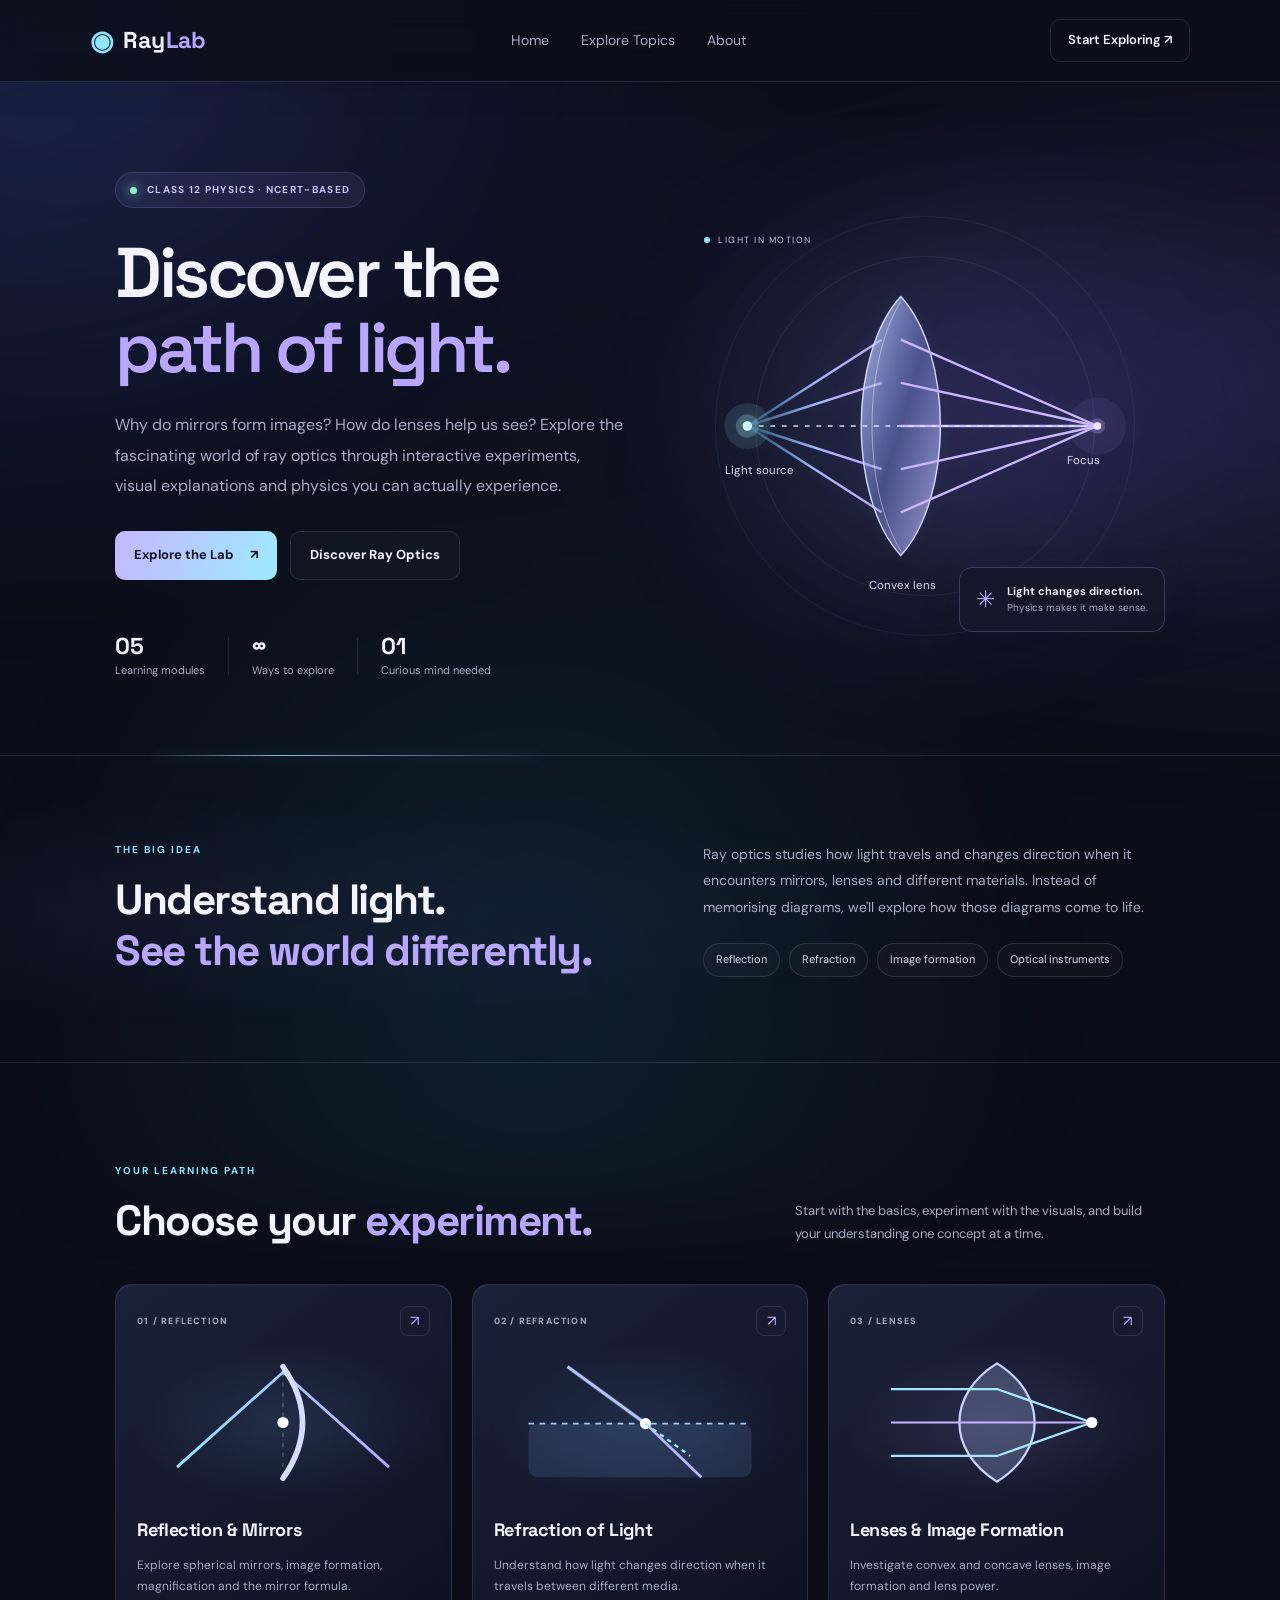
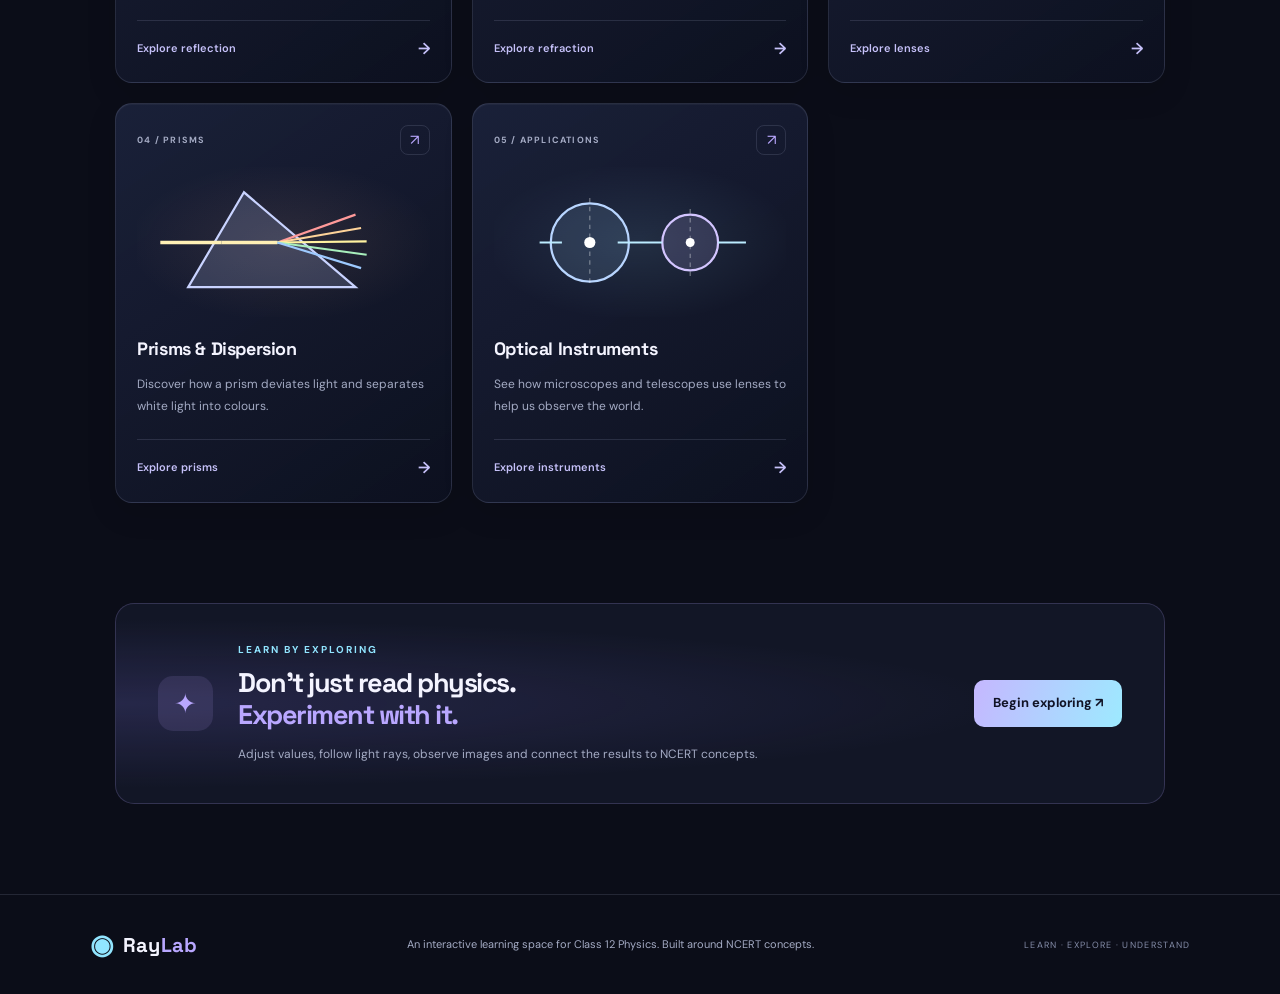
<file: index.html>
<!DOCTYPE html>
<html lang="en">
<head>
    <meta charset="UTF-8">
    <meta name="viewport" content="width=device-width, initial-scale=1.0">
    <title>Ray Optics | Explore Light</title>

    <link rel="stylesheet" href="style.css">
    <link rel="preconnect" href="https://fonts.googleapis.com">
    <link rel="preconnect" href="https://fonts.gstatic.com" crossorigin>
    <link href="https://fonts.googleapis.com/css2?family=DM+Sans:wght@400;500;600;700&family=Space+Grotesk:wght@400;500;600;700&display=swap" rel="stylesheet">
</head>

<body>

    <!-- Navigation -->
    <nav class="navbar">
        <a href="index.html" class="logo">
            <span class="logo-icon">◉</span>
            Ray<span>Lab</span>
        </a>

        <div class="nav-links">
            <a href="#home">Home</a>
            <a href="#topics">Explore Topics</a>
            <a href="#about">About</a>
        </div>

        <a href="#topics" class="nav-button">Start Exploring ↗</a>
    </nav>


    <!-- Hero Section -->
    <main>
        <section class="hero" id="home">

            <div class="hero-content">
                <div class="eyebrow">
                    <span class="status-dot"></span>
                    CLASS 12 PHYSICS · NCERT-BASED
                </div>

                <h1>
                    Discover the<br>
                    <span>path of light.</span>
                </h1>

                <p class="hero-description">
                    Why do mirrors form images? How do lenses help us see?
                    Explore the fascinating world of ray optics through
                    interactive experiments, visual explanations and physics
                    you can actually experience.
                </p>

                <div class="hero-buttons">
                    <a href="#topics" class="primary-button">
                        Explore the Lab <span>↗</span>
                    </a>
                    <a href="#about" class="secondary-button">
                        Discover Ray Optics
                    </a>
                </div>

                <div class="hero-stats">
                    <div>
                        <strong>05</strong>
                        <span>Learning modules</span>
                    </div>

                    <div class="stat-divider"></div>

                    <div>
                        <strong>∞</strong>
                        <span>Ways to explore</span>
                    </div>

                    <div class="stat-divider"></div>

                    <div>
                        <strong>01</strong>
                        <span>Curious mind needed</span>
                    </div>
                </div>
            </div>

            <!-- Visual illustration -->
            <div class="hero-visual">
                <div class="visual-glow"></div>

                <div class="orbit orbit-one"></div>
                <div class="orbit orbit-two"></div>

                <div class="optics-label label-top">
                    <span class="label-dot"></span>
                    LIGHT IN MOTION
                </div>

                <svg class="optics-art"
                     viewBox="0 0 500 440"
                     xmlns="http://www.w3.org/2000/svg"
                     role="img"
                     aria-label="Illustration of light rays passing through a lens">

                    <defs>
                        <linearGradient id="lensGradient"
                            x1="0%" y1="0%" x2="100%" y2="100%">
                            <stop offset="0%" stop-color="#c6d8ff"
                                  stop-opacity="0.85"/>
                            <stop offset="50%" stop-color="#8c9cff"
                                  stop-opacity="0.35"/>
                            <stop offset="100%" stop-color="#d6c8ff"
                                  stop-opacity="0.75"/>
                        </linearGradient>

                        <linearGradient id="rayGradient"
                            x1="0%" y1="0%" x2="100%" y2="0%">
                            <stop offset="0%" stop-color="#6bdcff"
                                  stop-opacity="0.15"/>
                            <stop offset="50%" stop-color="#a5b4ff"/>
                            <stop offset="100%" stop-color="#d4b5ff"
                                  stop-opacity="0.9"/>
                        </linearGradient>

                        <filter id="rayGlow">
                            <feGaussianBlur stdDeviation="3"/>
                        </filter>
                    </defs>

                    <!-- Light source -->
                    <circle cx="65" cy="220" r="24"
                            fill="#8ce8ff" opacity="0.12"/>
                    <circle cx="65" cy="220" r="12"
                            fill="#a8efff" opacity="0.25"/>
                    <circle cx="65" cy="220" r="5"
                            fill="#d7faff"/>

                    <!-- Incoming light rays -->
                    <g stroke="url(#rayGradient)"
                       stroke-width="2.5" fill="none">
                        <path d="M 65 220 L 205 130"/>
                        <path d="M 65 220 L 205 175"/>
                        <path d="M 65 220 L 205 220"/>
                        <path d="M 65 220 L 205 265"/>
                        <path d="M 65 220 L 205 310"/>
                    </g>

                    <!-- Focal point -->
                    <circle cx="430" cy="220" r="30"
                            fill="#bba6ff" opacity="0.08"/>

                    <!-- Convex lens -->
                    <path d="M 225 85
                             C 170 145, 170 295, 225 355
                             C 280 295, 280 145, 225 85 Z"
                          fill="url(#lensGradient)"
                          stroke="#d1d5ff"
                          stroke-width="1.5"/>

                    <path d="M 225 90
                             C 185 155, 185 285, 225 350"
                          fill="none" stroke="#ffffff"
                          stroke-opacity="0.45"/>

                    <!-- Refracted rays -->
                    <g stroke="#c9b6ff"
                       stroke-width="2.5" fill="none">
                        <path d="M 225 130 L 430 220"/>
                        <path d="M 225 175 L 430 220"/>
                        <path d="M 225 220 L 430 220"/>
                        <path d="M 225 265 L 430 220"/>
                        <path d="M 225 310 L 430 220"/>
                    </g>

                    <!-- Glow on the central ray -->
                    <path d="M 65 220 L 430 220"
                          stroke="#8de9ff" stroke-width="8"
                          opacity="0.12" filter="url(#rayGlow)"/>

                    <path d="M 65 220 L 430 220"
                          stroke="#d6f8ff" stroke-width="1.5"
                          stroke-dasharray="5 7" opacity="0.9"/>

                    <!-- Focal point -->
                    <circle cx="430" cy="220" r="8"
                            fill="#d6c5ff" opacity="0.25"/>
                    <circle cx="430" cy="220" r="4"
                            fill="#f1eaff"/>

                    <!-- Labels -->
                    <g fill="#d9def7"
                       font-family="DM Sans, sans-serif"
                       font-size="12">
                        <text x="42" y="270">Light source</text>
                        <text x="192" y="390">Convex lens</text>
                        <text x="398" y="260">Focus</text>
                    </g>
                </svg>

                <div class="visual-caption">
                    <span class="caption-icon">✳</span>
                    <div>
                        <strong>Light changes direction.</strong>
                        <span>Physics makes it make sense.</span>
                    </div>
                </div>
            </div>

        </section>


        <!-- Introduction -->
        <section class="intro-section" id="about">

            <div class="section-heading">
                <span class="section-tag">THE BIG IDEA</span>
                <h2>Understand light.<br><span>See the world differently.</span></h2>
            </div>

            <div class="intro-content">
                <p>
                    Ray optics studies how light travels and changes direction
                    when it encounters mirrors, lenses and different materials.
                    Instead of memorising diagrams, we'll explore how those
                    diagrams come to life.
                </p>

                <div class="idea-pills">
                    <span>Reflection</span>
                    <span>Refraction</span>
                    <span>Image formation</span>
                    <span>Optical instruments</span>
                </div>
            </div>

        </section>


        <!-- Topic Cards -->
        <section class="topics-section" id="topics">

            <div class="topics-header">
                <div>
                    <span class="section-tag">YOUR LEARNING PATH</span>
                    <h2>Choose your <span>experiment.</span></h2>
                </div>

                <p>
                    Start with the basics, experiment with the visuals,
                    and build your understanding one concept at a time.
                </p>
            </div>


            <div class="topic-grid">

                <!-- Topic 1 -->
                <a href="mirrors.html" class="topic-card">
                    <div class="card-top">
                        <span class="topic-number">01 / REFLECTION</span>
                        <span class="card-arrow">↗</span>
                    </div>

                    <div class="topic-art mirror-art">
                        <svg viewBox="0 0 240 130"
                             xmlns="http://www.w3.org/2000/svg">
                            <defs>
                                <linearGradient id="mirrorLight"
                                    x1="0%" y1="0%" x2="100%" y2="0%">
                                    <stop offset="0%" stop-color="#91e5ff"/>
                                    <stop offset="100%" stop-color="#b8a9ff"/>
                                </linearGradient>
                            </defs>

                            <path d="M 25 105 L 120 20 L 215 105"
                                  fill="none" stroke="url(#mirrorLight)"
                                  stroke-width="2.5"/>

                            <path d="M 120 15 Q 155 65 120 115"
                                  fill="none" stroke="#d5ddff"
                                  stroke-width="5"
                                  stroke-linecap="round"/>

                            <path d="M 120 20 L 120 115"
                                  stroke="#ffffff" stroke-opacity="0.3"
                                  stroke-dasharray="4 5"/>

                            <circle cx="120" cy="65" r="5"
                                    fill="#ffffff"/>
                        </svg>
                    </div>

                    <h3>Reflection & Mirrors</h3>
                    <p>
                        Explore spherical mirrors, image formation,
                        magnification and the mirror formula.
                    </p>

                    <div class="card-footer">
                        <span>Explore reflection</span>
                        <span>→</span>
                    </div>
                </a>


                <!-- Topic 2 -->
                <a href="refraction.html" class="topic-card">
                    <div class="card-top">
                        <span class="topic-number">02 / REFRACTION</span>
                        <span class="card-arrow">↗</span>
                    </div>

                    <div class="topic-art refraction-art">
                        <svg viewBox="0 0 240 130"
                             xmlns="http://www.w3.org/2000/svg">

                            <rect x="20" y="66" width="200" height="48"
                                  rx="8" fill="#7bbcff"
                                  fill-opacity="0.13"/>

                            <path d="M 20 66 H 220"
                                  stroke="#9acfff" stroke-width="1.5"
                                  stroke-dasharray="5 5"/>

                            <path d="M 55 15 L 125 66 L 175 114"
                                  fill="none" stroke="#b8b5ff"
                                  stroke-width="2.5"/>

                            <path d="M 55 15 L 125 66"
                                  stroke="#b8f0ff" stroke-width="4"
                                  stroke-opacity="0.25"/>

                            <circle cx="125" cy="66" r="5"
                                    fill="#ffffff"/>

                            <path d="M 125 66 L 165 95"
                                  stroke="#a6ecff" stroke-width="2"
                                  stroke-dasharray="4 4"/>
                        </svg>
                    </div>

                    <h3>Refraction of Light</h3>
                    <p>
                        Understand how light changes direction when
                        it travels between different media.
                    </p>

                    <div class="card-footer">
                        <span>Explore refraction</span>
                        <span>→</span>
                    </div>
                </a>


                <!-- Topic 3 -->
                <a href="lenses.html" class="topic-card">
                    <div class="card-top">
                        <span class="topic-number">03 / LENSES</span>
                        <span class="card-arrow">↗</span>
                    </div>

                    <div class="topic-art lens-art">
                        <svg viewBox="0 0 240 130"
                             xmlns="http://www.w3.org/2000/svg">

                            <path d="M 120 12
                                     C 75 40, 75 90, 120 118
                                     C 165 90, 165 40, 120 12 Z"
                                  fill="#b9c9ff" fill-opacity="0.23"
                                  stroke="#c8d4ff" stroke-width="2"/>

                            <path d="M 25 35 H 120 L 205 65"
                                  fill="none" stroke="#a4e8ff"
                                  stroke-width="2"/>

                            <path d="M 25 65 H 120 H 205"
                                  fill="none" stroke="#c8b5ff"
                                  stroke-width="2"/>

                            <path d="M 25 95 H 120 L 205 65"
                                  fill="none" stroke="#a4e8ff"
                                  stroke-width="2"/>

                            <circle cx="205" cy="65" r="5"
                                    fill="#ffffff"/>
                        </svg>
                    </div>

                    <h3>Lenses & Image Formation</h3>
                    <p>
                        Investigate convex and concave lenses,
                        image formation and lens power.
                    </p>

                    <div class="card-footer">
                        <span>Explore lenses</span>
                        <span>→</span>
                    </div>
                </a>


                <!-- Topic 4 -->
                <a href="prism.html" class="topic-card">
                    <div class="card-top">
                        <span class="topic-number">04 / PRISMS</span>
                        <span class="card-arrow">↗</span>
                    </div>

                    <div class="topic-art prism-art">
                        <svg viewBox="0 0 240 130"
                             xmlns="http://www.w3.org/2000/svg">

                            <path d="M 85 20 L 35 105 L 185 105 Z"
                                  fill="#b5c5ff" fill-opacity="0.18"
                                  stroke="#c9d3ff" stroke-width="2"/>

                            <path d="M 10 65 L 65 65"
                                  stroke="#fff0b5" stroke-width="3"/>

                            <path d="M 65 65 L 115 65"
                                  stroke="#fff0b5" stroke-width="3"/>

                            <path d="M 115 65 L 185 40"
                                  stroke="#ff9a9a" stroke-width="2"/>

                            <path d="M 115 65 L 190 52"
                                  stroke="#ffd49a" stroke-width="2"/>

                            <path d="M 115 65 L 195 64"
                                  stroke="#fff2a0" stroke-width="2"/>

                            <path d="M 115 65 L 195 76"
                                  stroke="#a8efbc" stroke-width="2"/>

                            <path d="M 115 65 L 190 88"
                                  stroke="#9dcaff" stroke-width="2"/>
                        </svg>
                    </div>

                    <h3>Prisms & Dispersion</h3>
                    <p>
                        Discover how a prism deviates light
                        and separates white light into colours.
                    </p>

                    <div class="card-footer">
                        <span>Explore prisms</span>
                        <span>→</span>
                    </div>
                </a>


                <!-- Topic 5 -->
                <a href="instruments.html" class="topic-card">
                    <div class="card-top">
                        <span class="topic-number">05 / APPLICATIONS</span>
                        <span class="card-arrow">↗</span>
                    </div>

                    <div class="topic-art instruments-art">
                        <svg viewBox="0 0 240 130"
                             xmlns="http://www.w3.org/2000/svg">

                            <circle cx="75" cy="65" r="35"
                                    fill="#9dcaff" fill-opacity="0.12"
                                    stroke="#b8d5ff" stroke-width="2"/>

                            <circle cx="165" cy="65" r="25"
                                    fill="#c5b5ff" fill-opacity="0.15"
                                    stroke="#d3c5ff" stroke-width="2"/>

                            <path d="M 30 65 H 50 M 100 65 H 140 M 190 65 H 215"
                                  stroke="#bcecff" stroke-width="2"/>

                            <path d="M 75 25 V 105 M 165 35 V 95"
                                  stroke="#ffffff" stroke-opacity="0.4"
                                  stroke-dasharray="4 4"/>

                            <circle cx="75" cy="65" r="5"
                                    fill="#ffffff"/>
                            <circle cx="165" cy="65" r="4"
                                    fill="#ffffff"/>
                        </svg>
                    </div>

                    <h3>Optical Instruments</h3>
                    <p>
                        See how microscopes and telescopes use
                        lenses to help us observe the world.
                    </p>

                    <div class="card-footer">
                        <span>Explore instruments</span>
                        <span>→</span>
                    </div>
                </a>

            </div>
        </section>


        <!-- Learning note -->
        <section class="learning-banner">
            <div class="learning-symbol">✦</div>

            <div>
                <span class="section-tag">LEARN BY EXPLORING</span>
                <h2>Don't just read physics.<br>
                    <span>Experiment with it.</span>
                </h2>
                <p>
                    Adjust values, follow light rays, observe images
                    and connect the results to NCERT concepts.
                </p>
            </div>

            <a href="#topics" class="primary-button">
                Begin exploring ↗
            </a>
        </section>

    </main>


    <!-- Footer -->
    <footer class="footer">
        <a href="index.html" class="logo">
            <span class="logo-icon">◉</span>
            Ray<span>Lab</span>
        </a>

        <p>
            An interactive learning space for Class 12 Physics.
            Built around NCERT concepts.
        </p>

        <span class="footer-note">LEARN · EXPLORE · UNDERSTAND</span>
    </footer>

</body>
</html>
</file>
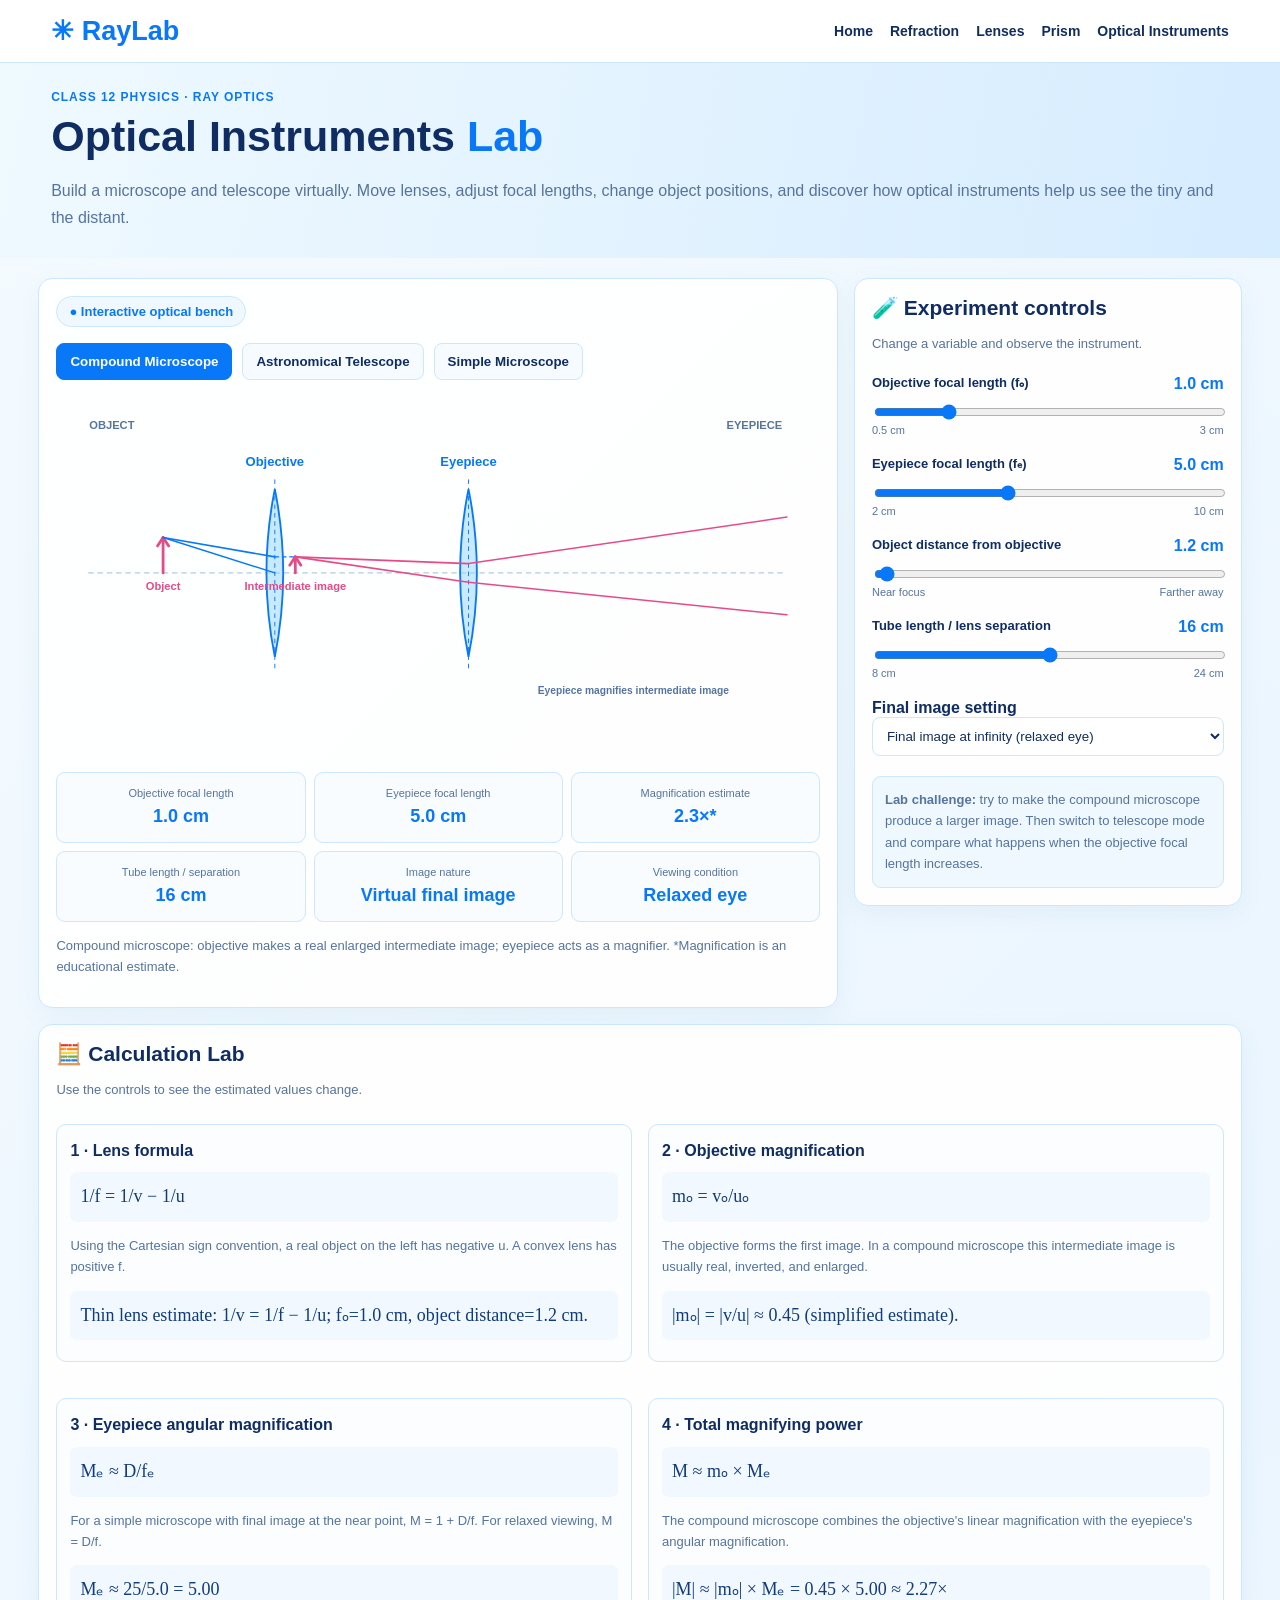
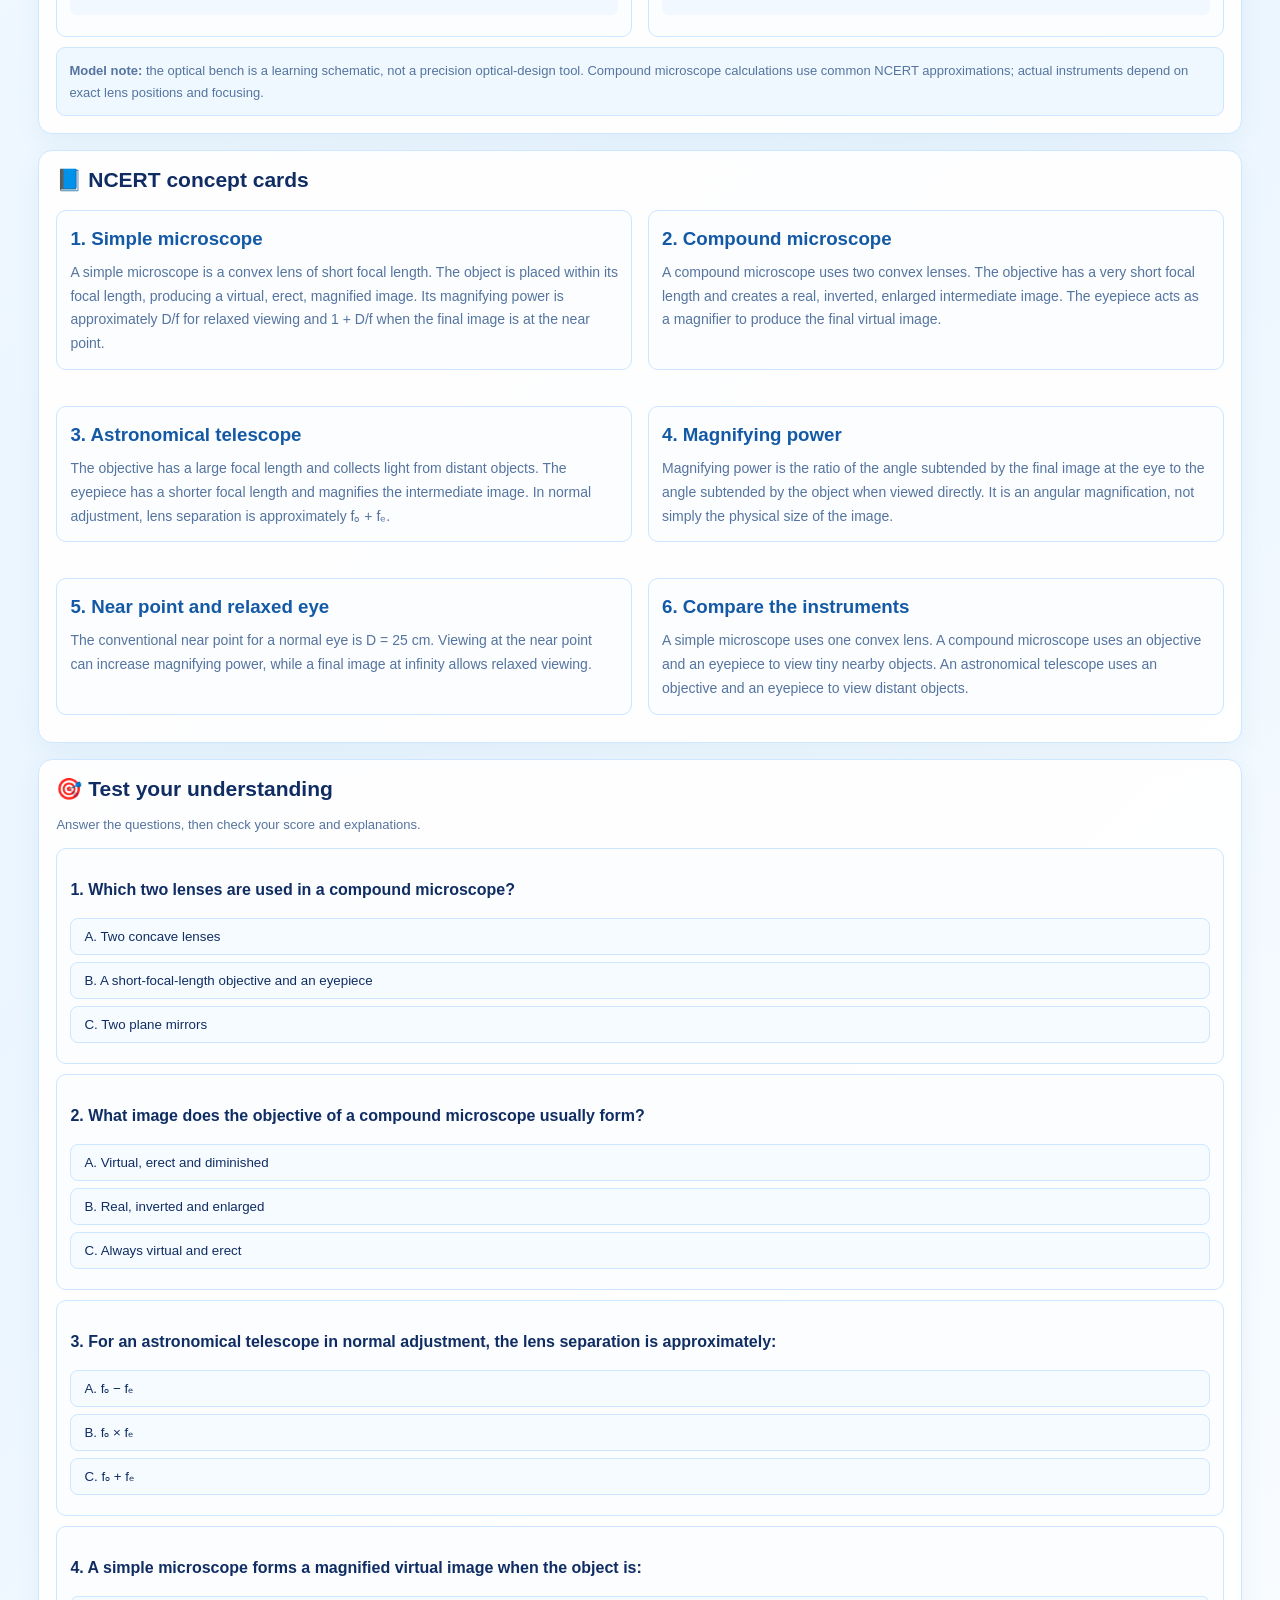
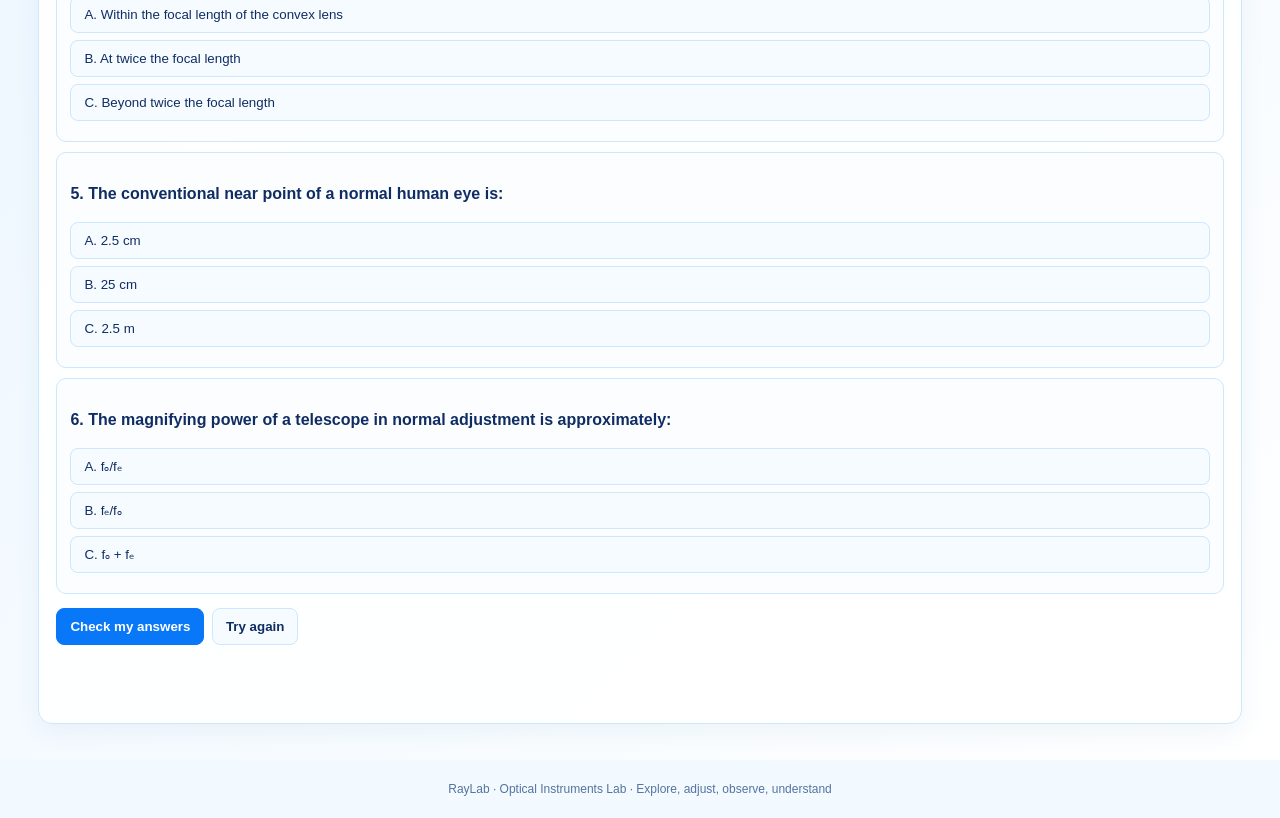
<file: instruments.html>
<!DOCTYPE html>
<html lang="en">
<head>
<meta charset="UTF-8">
<meta name="viewport" content="width=device-width,initial-scale=1">
<title>RayLab | Optical Instruments Lab</title>

<style>
:root {
  --blue:#0878f9;
  --navy:#102d63;
  --muted:#55749f;
  --line:#cce7ff;
  --pale:#eff8ff;
  --green:#16834b;
  --pink:#e64b87;
}
* { box-sizing:border-box; }
body {
  margin:0;
  font-family:"Segoe UI",Arial,sans-serif;
  color:var(--navy);
  background:linear-gradient(135deg,#f5fbff,#eaf5ff,#fff);
}
header {
  display:flex; align-items:center; justify-content:space-between;
  gap:14px; flex-wrap:wrap; padding:15px 4%;
  background:#fff; border-bottom:1px solid var(--line);
}
.brand { font-size:27px; font-weight:850; color:var(--blue); }
nav { display:flex; gap:17px; flex-wrap:wrap; }
nav a {
  text-decoration:none; color:var(--navy);
  font-weight:650; font-size:14px;
}
.hero { padding:27px 4%; background:linear-gradient(100deg,#eff9ff,#d6ecff); }
.eyebrow {
  font-size:12px; font-weight:800; color:var(--blue);
  letter-spacing:.08em; text-transform:uppercase;
}
h1 { font-size:clamp(28px,4vw,43px); margin:8px 0; }
h1 span { color:var(--blue); }
.hero p { color:var(--muted); line-height:1.7; margin-bottom:0; }
.wrap { max-width:1500px; margin:auto; padding:20px 3%; }
.layout {
  display:grid; grid-template-columns:minmax(0,1.65fr) minmax(280px,.8fr);
  gap:16px; align-items:start;
}
.panel {
  background:#ffffffed; border:1px solid var(--line); border-radius:14px;
  padding:17px; box-shadow:0 8px 24px #3679a012; margin-bottom:16px;
}
.panel h2 { margin:0 0 8px; font-size:21px; }
.sub { color:var(--muted); font-size:13px; line-height:1.65; }
.pill {
  display:inline-block; background:var(--pale); border:1px solid var(--line);
  color:var(--blue); padding:7px 12px; border-radius:22px;
  font-weight:750; font-size:13px;
}
svg { width:100%; height:auto; display:block; }
svg text { font-family:"Segoe UI",Arial,sans-serif; }
.control { margin:20px 0; }
.control-head {
  display:flex; justify-content:space-between; gap:10px;
  font-size:13px; font-weight:700; margin-bottom:9px;
}
.control output { font-size:16px; color:var(--blue); }
input[type=range] { width:100%; accent-color:var(--blue); }
.range-labels {
  display:flex; justify-content:space-between;
  color:var(--muted); font-size:11px;
}
select {
  width:100%; padding:10px; border:1px solid var(--line);
  border-radius:8px; background:white; color:var(--navy);
}
button {
  border:1px solid var(--line); background:#f6fbff; color:var(--navy);
  border-radius:8px; padding:10px 13px; cursor:pointer;
  font-weight:650; margin:4px 3px 4px 0;
}
button:hover { border-color:var(--blue); background:#e9f5ff; }
.primary { background:var(--blue); color:white; border-color:var(--blue); }
.stats {
  display:grid; grid-template-columns:repeat(3,minmax(0,1fr));
  gap:8px; margin-top:12px;
}
.stat {
  text-align:center; padding:10px 4px; border:1px solid var(--line);
  border-radius:9px; background:#f8fcff;
}
.stat strong { display:block; color:var(--blue); font-size:18px; margin:5px 0; }
.stat small { color:var(--muted); font-size:11px; }
.note,.formula {
  background:var(--pale); border:1px solid var(--line);
  padding:12px; border-radius:9px; color:var(--muted);
  font-size:13px; line-height:1.65;
}
.grid2 { display:grid; grid-template-columns:1fr 1fr; gap:16px; }
.step,.concept,.question {
  padding:13px; border:1px solid var(--line); border-radius:10px;
  background:#fbfdff; margin:10px 0; line-height:1.65;
}
.math {
  font-family:Cambria,Georgia,serif; font-size:18px; color:#103c7b;
  background:#f2f8ff; padding:10px; border-radius:7px;
  margin:8px 0; overflow-wrap:anywhere;
}
.concept h3 { margin:0 0 6px; color:#1459a5; }
.concept p { margin:0; color:var(--muted); line-height:1.7; font-size:14px; }
.question p { font-weight:700; line-height:1.5; }
.option { display:block; width:100%; text-align:left; margin:7px 0; font-weight:500; }
.option.correct { background:#e9f9ef; border-color:#64bd87; }
.option.wrong { background:#fff0f1; border-color:#e5a0a8; }
#quizResult { font-weight:750; line-height:1.6; min-height:25px; }
.tabs { display:flex; gap:7px; flex-wrap:wrap; margin:12px 0; }
.tabs button.active { background:var(--blue); color:white; border-color:var(--blue); }
.hide { display:none!important; }
footer {
  text-align:center; padding:22px; background:#f2f9ff;
  color:var(--muted); font-size:12px;
}
@media(max-width:900px) {
  .layout,.grid2 { grid-template-columns:1fr; }
}
@media(max-width:500px) {
  .wrap { padding:12px; }
  .panel { padding:12px; }
  .stats { grid-template-columns:repeat(2,minmax(0,1fr)); }
  nav { gap:11px; }
}
</style>
</head>

<body>
<header>
  <div class="brand">✳ RayLab</div>
  <nav>
    <a href="index.html">Home</a>
    <a href="refraction.html">Refraction</a>
    <a href="lenses.html">Lenses</a>
    <a href="prism.html">Prism</a>
    <a href="optical-instruments.html">Optical Instruments</a>
  </nav>
</header>

<section class="hero">
  <div class="eyebrow">Class 12 Physics · Ray Optics</div>
  <h1>Optical Instruments <span>Lab</span></h1>
  <p>Build a microscope and telescope virtually. Move lenses, adjust focal lengths,
  change object positions, and discover how optical instruments help us see the tiny and the distant.</p>
</section>

<main class="wrap">
<div class="layout">

<section class="panel">
  <div class="pill">● Interactive optical bench</div>
  <div class="tabs">
    <button class="active" data-mode="microscope">Compound Microscope</button>
    <button data-mode="telescope">Astronomical Telescope</button>
    <button data-mode="simple">Simple Microscope</button>
  </div>

  <svg id="bench" viewBox="0 0 820 390" role="img"
       aria-label="Interactive ray diagram for an optical instrument">
    <defs>
      <marker id="blueArrow" markerWidth="7" markerHeight="7"
              refX="5" refY="3" orient="auto">
        <path d="M0 0 L6 3 L0 6" fill="#0878f9"/>
      </marker>
      <marker id="pinkArrow" markerWidth="7" markerHeight="7"
              refX="5" refY="3" orient="auto">
        <path d="M0 0 L6 3 L0 6" fill="#e64b87"/>
      </marker>
    </defs>
    <g id="rays"></g>
  </svg>

  <div class="stats">
    <div class="stat"><small>Objective focal length</small><strong id="sf1">1.0 cm</strong></div>
    <div class="stat"><small>Eyepiece focal length</small><strong id="sf2">5.0 cm</strong></div>
    <div class="stat"><small>Magnification estimate</small><strong id="smag">—</strong></div>
    <div class="stat"><small>Tube length / separation</small><strong id="stube">—</strong></div>
    <div class="stat"><small>Image nature</small><strong id="snature">—</strong></div>
    <div class="stat"><small>Viewing condition</small><strong id="sview">—</strong></div>
  </div>
  <p class="sub" id="diagramHint">Move the controls to experiment. The diagram is schematic and not to scale.</p>
</section>

<aside class="panel">
  <h2>🧪 Experiment controls</h2>
  <p class="sub">Change a variable and observe the instrument.</p>

  <div class="control">
    <div class="control-head"><label for="f1">Objective focal length (fₒ)</label><output id="f1out">1.0 cm</output></div>
    <input id="f1" type="range" min="0.5" max="3" step="0.1" value="1">
    <div class="range-labels"><span>0.5 cm</span><span>3 cm</span></div>
  </div>

  <div class="control">
    <div class="control-head"><label for="f2">Eyepiece focal length (fₑ)</label><output id="f2out">5.0 cm</output></div>
    <input id="f2" type="range" min="2" max="10" step="0.5" value="5">
    <div class="range-labels"><span>2 cm</span><span>10 cm</span></div>
  </div>

  <div class="control" id="objectControl">
    <div class="control-head"><label for="obj">Object distance from objective</label><output id="objout">1.2 cm</output></div>
    <input id="obj" type="range" min="1.1" max="8" step="0.1" value="1.2">
    <div class="range-labels"><span>Near focus</span><span>Farther away</span></div>
  </div>

  <div class="control" id="tubeControl">
    <div class="control-head"><label for="tube">Tube length / lens separation</label><output id="tubeout">16 cm</output></div>
    <input id="tube" type="range" min="8" max="24" step="1" value="16">
    <div class="range-labels"><span>8 cm</span><span>24 cm</span></div>
  </div>

  <div class="control" id="nearControl">
    <label for="near"><b>Final image setting</b></label>
    <select id="near">
      <option value="infinity">Final image at infinity (relaxed eye)</option>
      <option value="near">Final image at near point (25 cm)</option>
    </select>
  </div>

  <div class="note">
    <b>Lab challenge:</b> try to make the compound microscope produce a larger image.
    Then switch to telescope mode and compare what happens when the objective focal length increases.
  </div>
</aside>
</div>

<section class="panel">
  <h2>🧮 Calculation Lab</h2>
  <p class="sub">Use the controls to see the estimated values change.</p>
  <div class="grid2">
    <div class="step">
      <b>1 · Lens formula</b>
      <div class="math">1/f = 1/v − 1/u</div>
      <p class="sub">Using the Cartesian sign convention, a real object on the left has negative u. A convex lens has positive f.</p>
      <div class="math" id="lensCalc">Image distance: —</div>
    </div>
    <div class="step">
      <b>2 · Objective magnification</b>
      <div class="math">mₒ = vₒ/uₒ</div>
      <p class="sub">The objective forms the first image. In a compound microscope this intermediate image is usually real, inverted, and enlarged.</p>
      <div class="math" id="objCalc">Objective magnification: —</div>
    </div>
    <div class="step" id="eyeCalcBox">
      <b>3 · Eyepiece angular magnification</b>
      <div class="math">Mₑ ≈ D/fₑ</div>
      <p class="sub">For a simple microscope with final image at the near point, M = 1 + D/f. For relaxed viewing, M = D/f.</p>
      <div class="math" id="eyeCalc">Eyepiece estimate: —</div>
    </div>
    <div class="step">
      <b>4 · Total magnifying power</b>
      <div class="math">M ≈ mₒ × Mₑ</div>
      <p class="sub">The compound microscope combines the objective's linear magnification with the eyepiece's angular magnification.</p>
      <div class="math" id="totalCalc">Total magnification: —</div>
    </div>
  </div>
  <div class="note"><b>Model note:</b> the optical bench is a learning schematic, not a precision optical-design tool. Compound microscope calculations use common NCERT approximations; actual instruments depend on exact lens positions and focusing.</div>
</section>

<section class="panel">
  <h2>📘 NCERT concept cards</h2>
  <div class="grid2">
    <div class="concept">
      <h3>1. Simple microscope</h3>
      <p>A simple microscope is a convex lens of short focal length. The object is placed within its focal length, producing a virtual, erect, magnified image. Its magnifying power is approximately D/f for relaxed viewing and 1 + D/f when the final image is at the near point.</p>
    </div>
    <div class="concept">
      <h3>2. Compound microscope</h3>
      <p>A compound microscope uses two convex lenses. The objective has a very short focal length and creates a real, inverted, enlarged intermediate image. The eyepiece acts as a magnifier to produce the final virtual image.</p>
    </div>
    <div class="concept">
      <h3>3. Astronomical telescope</h3>
      <p>The objective has a large focal length and collects light from distant objects. The eyepiece has a shorter focal length and magnifies the intermediate image. In normal adjustment, lens separation is approximately fₒ + fₑ.</p>
    </div>
    <div class="concept">
      <h3>4. Magnifying power</h3>
      <p>Magnifying power is the ratio of the angle subtended by the final image at the eye to the angle subtended by the object when viewed directly. It is an angular magnification, not simply the physical size of the image.</p>
    </div>
    <div class="concept">
      <h3>5. Near point and relaxed eye</h3>
      <p>The conventional near point for a normal eye is D = 25 cm. Viewing at the near point can increase magnifying power, while a final image at infinity allows relaxed viewing.</p>
    </div>
    <div class="concept">
      <h3>6. Compare the instruments</h3>
      <p>A simple microscope uses one convex lens. A compound microscope uses an objective and an eyepiece to view tiny nearby objects. An astronomical telescope uses an objective and an eyepiece to view distant objects.</p>
    </div>
  </div>
</section>

<section class="panel">
  <h2>🎯 Test your understanding</h2>
  <p class="sub">Answer the questions, then check your score and explanations.</p>
  <div id="quiz"></div>
  <button class="primary" id="checkQuiz">Check my answers</button>
  <button id="resetQuiz">Try again</button>
  <p id="quizResult" aria-live="polite"></p>
</section>
</main>

<footer>RayLab · Optical Instruments Lab · Explore, adjust, observe, understand</footer>

<!-- PASTE PART 2 HERE, BEFORE THE CLOSING BODY TAG -->
 <script>
(()=>{
const $=id=>document.getElementById(id),NS='http://www.w3.org/2000/svg';
let mode='microscope',answers={};

const qs=[
{q:'Which two lenses are used in a compound microscope?',o:['Two concave lenses','A short-focal-length objective and an eyepiece','Two plane mirrors'],a:1,x:'A compound microscope uses an objective of very short focal length and an eyepiece.'},
{q:'What image does the objective of a compound microscope usually form?',o:['Virtual, erect and diminished','Real, inverted and enlarged','Always virtual and erect'],a:1,x:'The objective creates a real, inverted, enlarged intermediate image.'},
{q:'For an astronomical telescope in normal adjustment, the lens separation is approximately:',o:['fₒ − fₑ','fₒ × fₑ','fₒ + fₑ'],a:2,x:'In normal adjustment, the objective’s image lies at the eyepiece focal plane, so separation ≈ fₒ + fₑ.'},
{q:'A simple microscope forms a magnified virtual image when the object is:',o:['Within the focal length of the convex lens','At twice the focal length','Beyond twice the focal length'],a:0,x:'With the object inside the focal length, a convex lens produces a virtual, erect, magnified image.'},
{q:'The conventional near point of a normal human eye is:',o:['2.5 cm','25 cm','2.5 m'],a:1,x:'The conventional least distance of distinct vision is 25 cm.'},
{q:'The magnifying power of a telescope in normal adjustment is approximately:',o:['fₒ/fₑ','fₑ/fₒ','fₒ + fₑ'],a:0,x:'For an astronomical telescope, angular magnifying power magnitude is approximately the objective focal length divided by the eyepiece focal length.'}
];

function svg(tag,attrs={},txt=''){
  let e=document.createElementNS(NS,tag);
  Object.entries(attrs).forEach(([k,v])=>e.setAttribute(k,v));
  if(txt)e.textContent=txt;
  $('rays').appendChild(e);
  return e;
}
function line(x1,y1,x2,y2,color='#0878f9',width=2,dash=''){
  return svg('line',{x1,y1,x2,y2,stroke:color,'stroke-width':width,
    'stroke-dasharray':dash,'stroke-linecap':'round'});
}
function text(x,y,s,color='#102d63',size=13,anchor='middle',weight=700){
  return svg('text',{x,y,fill:color,'font-size':size,
    'text-anchor':anchor,'font-weight':weight},s);
}
function lens(x,label){
  svg('path',{d:`M ${x} 100 Q ${x-18} 190 ${x} 280 Q ${x+18} 190 ${x} 100`,
    fill:'#9bd8ff88',stroke:'#0878f9','stroke-width':2});
  line(x,90,x,295,'#0878f9',1,'4 5');
  text(x,75,label,'#0878f9',14);
}
function arrow(x,y,height,color,label){
  line(x,y,x,y-height,color,3);
  line(x,y-height,x-6,y-height+9,color,3);
  line(x,y-height,x+6,y-height+9,color,3);
  text(x,y+18,label,color,12);
}

function draw(){
  $('rays').innerHTML='';
  const f1=+$('f1').value,f2=+$('f2').value;
  const obj=+$('obj').value,tube=+$('tube').value;
  const near=$('near').value;
  const isT=mode==='telescope',isS=mode==='simple';

  $('objectControl').classList.toggle('hide',isT);
  $('tubeControl').classList.toggle('hide',isS);
  $('nearControl').classList.toggle('hide',isT);
  $('eyeCalcBox').classList.toggle('hide',isT);
  $('sf1').textContent=f1.toFixed(1)+' cm';
  $('sf2').textContent=f2.toFixed(1)+' cm';
  $('stube').textContent=isS?'Single lens':tube+' cm';

  line(35,190,785,190,'#9ab8d8',1,'5 5');
  text(60,35,isT?'DISTANT OBJECT':'OBJECT','#55749f',12);
  text(750,35,isT?'EYEPIECE':isS?'VIRTUAL IMAGE':'EYEPIECE','#55749f',12);

  if(isS){
    const x=245,u=-Math.max(f1*.35,.2);
    const v=1/(1/f1-1/u);
    lens(x,'Convex lens');
    arrow(150,190,55,'#e64b87','Object');
    const imgH=55*Math.abs(v/u);
    arrow(330,190,Math.min(imgH,100),'#e64b87','Virtual image');
    line(150,135,245,135,'#e64b87',1,'4 4');
    line(245,135,330,190-Math.min(imgH,100),'#e64b87',1.5);
    line(150,135,245,190,'#0878f9',1.5);
    line(245,190,330,190-Math.min(imgH,100),'#0878f9',1.5);

    const M=near==='near'?1+25/f1:25/f1;
    $('smag').textContent=M.toFixed(1)+'×';
    $('snature').textContent='Virtual, erect';
    $('sview').textContent=near==='near'?'Near point':'Relaxed eye';
    $('diagramHint').textContent='Simple microscope: keep the object inside the focal length to form a virtual, erect, magnified image.';
    $('lensCalc').textContent=`Using f = ${f1.toFixed(1)} cm and u = ${u.toFixed(1)} cm: v = ${v.toFixed(2)} cm (virtual, sign convention applied).`;
    $('objCalc').textContent='Single lens magnification depends on object placement.';
    $('eyeCalc').textContent=near==='near'?`M = 1 + 25/${f1.toFixed(1)} = ${M.toFixed(2)}`:`M = 25/${f1.toFixed(1)} = ${M.toFixed(2)}`;
    $('totalCalc').textContent=`Simple microscope magnifying power ≈ ${M.toFixed(2)}×`;
    return;
  }

  if(isT){
    const x1=250,x2=250+Math.min(tube*14,330);
    lens(x1,'Objective');
    lens(x2,'Eyepiece');
    text(110,110,'Distant rays','#55749f',12);
    line(35,150,x1,150,'#0878f9',2);
    line(35,190,x1,190,'#0878f9',2);
    line(35,230,x1,230,'#0878f9',2);
    line(x1,150,x2,190,'#e64b87',2);
    line(x1,190,x2,190,'#0878f9',2);
    line(x1,230,x2,190,'#e64b87',2);
    line(x2,190,785,150,'#e64b87',2);
    line(x2,190,785,230,'#e64b87',2);
    text((x1+x2)/2,255,'Intermediate image near focal plane','#55749f',11);

    const M=f1/f2;
    $('smag').textContent=M.toFixed(2)+'×';
    $('snature').textContent='Final image inverted';
    $('sview').textContent='Normal adjustment';
    $('diagramHint').textContent='Astronomical telescope: distant parallel rays are collected by the objective; the eyepiece magnifies the intermediate image. Schematic only.';
    $('lensCalc').textContent=`Normal adjustment: separation ≈ fₒ + fₑ = ${(f1+f2).toFixed(1)} cm.`;
    $('objCalc').textContent='Distant object: objective forms an image near its focal plane.';
    $('eyeCalc').textContent='For telescope, angular magnification magnitude ≈ fₒ/fₑ.';
    $('totalCalc').textContent=`M ≈ ${f1.toFixed(1)}/${f2.toFixed(1)} = ${M.toFixed(2)}× (magnitude)`;
    return;
  }

  // Compound microscope schematic
  const x1=235,x2=x1+Math.max(145,Math.min(tube*13,310));
  lens(x1,'Objective');
  lens(x2,'Eyepiece');

  const objX=115,base=190,objH=38;
  arrow(objX,base,objH,'#e64b87','Object');

  const u=-obj;
  const v=1/(1/f1-1/u);
  const m=Math.abs(v/u);
  const midX=x1+Math.max(22,Math.min(75,Math.abs(v)*8));
  const midH=Math.min(105,objH*m);

  arrow(midX,base,midH,'#e64b87','Intermediate image');
  line(objX,base-objH,x1,base-midH,'#0878f9',1.8);
  line(objX,base-objH,x1,base,'#0878f9',1.5);
  line(x1,base-midH,midX,base-midH,'#0878f9',1.5,'4 4');
  line(midX,base-midH,x2,base-10,'#e64b87',1.8);
  line(midX,base-midH,x2,base+10,'#e64b87',1.8);
  line(x2,base-10,785,base-60,'#e64b87',1.6);
  line(x2,base+10,785,base+45,'#e64b87',1.6);
  text(620,320,'Eyepiece magnifies intermediate image','#55749f',11);

  const Me=near==='near'?1+25/f2:25/f2;
  const total=m*Me;
  $('smag').textContent=total.toFixed(1)+'×*';
  $('snature').textContent='Virtual final image';
  $('sview').textContent=near==='near'?'Near point':'Relaxed eye';
  $('diagramHint').textContent='Compound microscope: objective makes a real enlarged intermediate image; eyepiece acts as a magnifier. *Magnification is an educational estimate.';
  $('lensCalc').textContent=`Thin lens estimate: 1/v = 1/f − 1/u; fₒ=${f1.toFixed(1)} cm, object distance=${obj.toFixed(1)} cm.`;
  $('objCalc').textContent=`|mₒ| = |v/u| ≈ ${m.toFixed(2)} (simplified estimate).`;
  $('eyeCalc').textContent=near==='near'?`Mₑ ≈ 1 + 25/${f2.toFixed(1)} = ${Me.toFixed(2)}`:`Mₑ ≈ 25/${f2.toFixed(1)} = ${Me.toFixed(2)}`;
  $('totalCalc').textContent=`|M| ≈ |mₒ| × Mₑ = ${m.toFixed(2)} × ${Me.toFixed(2)} ≈ ${total.toFixed(2)}×`;
}

function setMode(m){
  mode=m;
  document.querySelectorAll('[data-mode]').forEach(b=>
    b.classList.toggle('active',b.dataset.mode===m));
  $('obj').min=(+$('f1').value+.1).toFixed(1);
  if(+$('obj').value<=+$('f1').value)
    $('obj').value=(+$('f1').value+.2).toFixed(1);
  draw();
}

document.querySelectorAll('[data-mode]').forEach(b=>
  b.addEventListener('click',()=>setMode(b.dataset.mode)));

['f1','f2','obj','tube','near'].forEach(id=>
  $(id).addEventListener('input',()=>{
    if(id==='f1'){
      $('obj').min=(+$('f1').value+.1).toFixed(1);
      if(+$('obj').value<=+$('f1').value)
        $('obj').value=(+$('f1').value+.2).toFixed(1);
    }
    $('f1out').textContent=(+$('f1').value).toFixed(1)+' cm';
    $('f2out').textContent=(+$('f2').value).toFixed(1)+' cm';
    $('objout').textContent=(+$('obj').value).toFixed(1)+' cm';
    $('tubeout').textContent=$('tube').value+' cm';
    draw();
  })
);

function buildQuiz(){
  const root=$('quiz');
  root.innerHTML='';
  qs.forEach((q,i)=>{
    const box=document.createElement('div');
    box.className='question';

    const p=document.createElement('p');
    p.textContent=(i+1)+'. '+q.q;
    box.appendChild(p);

    q.o.forEach((o,j)=>{
      const b=document.createElement('button');
      b.className='option';
      b.textContent=String.fromCharCode(65+j)+'. '+o;
      b.addEventListener('click',()=>{
        answers[i]=j;
        box.querySelectorAll('button').forEach((x,k)=>
          x.style.borderColor=k===j?'var(--blue)':'var(--line)');
      });
      box.appendChild(b);
    });

    const why=document.createElement('div');
    why.className='sub';
    why.id='why'+i;
    box.appendChild(why);
    root.appendChild(box);
  });
}

buildQuiz();

$('checkQuiz').addEventListener('click',()=>{
  let score=0;
  qs.forEach((q,i)=>{
    const box=$('quiz').children[i];
    box.querySelectorAll('button').forEach((b,j)=>{
      b.classList.remove('correct','wrong');
      if(j===q.a)b.classList.add('correct');
      if(answers[i]===j&&j!==q.a)b.classList.add('wrong');
    });
    $('why'+i).textContent=
      (answers[i]===q.a?'Correct. ':'Review: ')+q.x;
    if(answers[i]===q.a)score++;
  });

  $('quizResult').textContent=
    `Your score: ${score}/${qs.length}. `+
    (score===qs.length?'Excellent work! 🎉':'Read the explanations and try again.');
  $('quizResult').style.color=
    score===qs.length?'var(--green)':'var(--navy)';
});

$('resetQuiz').addEventListener('click',()=>{
  answers={};
  $('quizResult').textContent='';
  buildQuiz();
});

$('f1out').textContent='1.0 cm';
$('f2out').textContent='5.0 cm';
$('objout').textContent='1.2 cm';
$('tubeout').textContent='16 cm';
draw();
})();
</script>

</body>
</html>
</file>
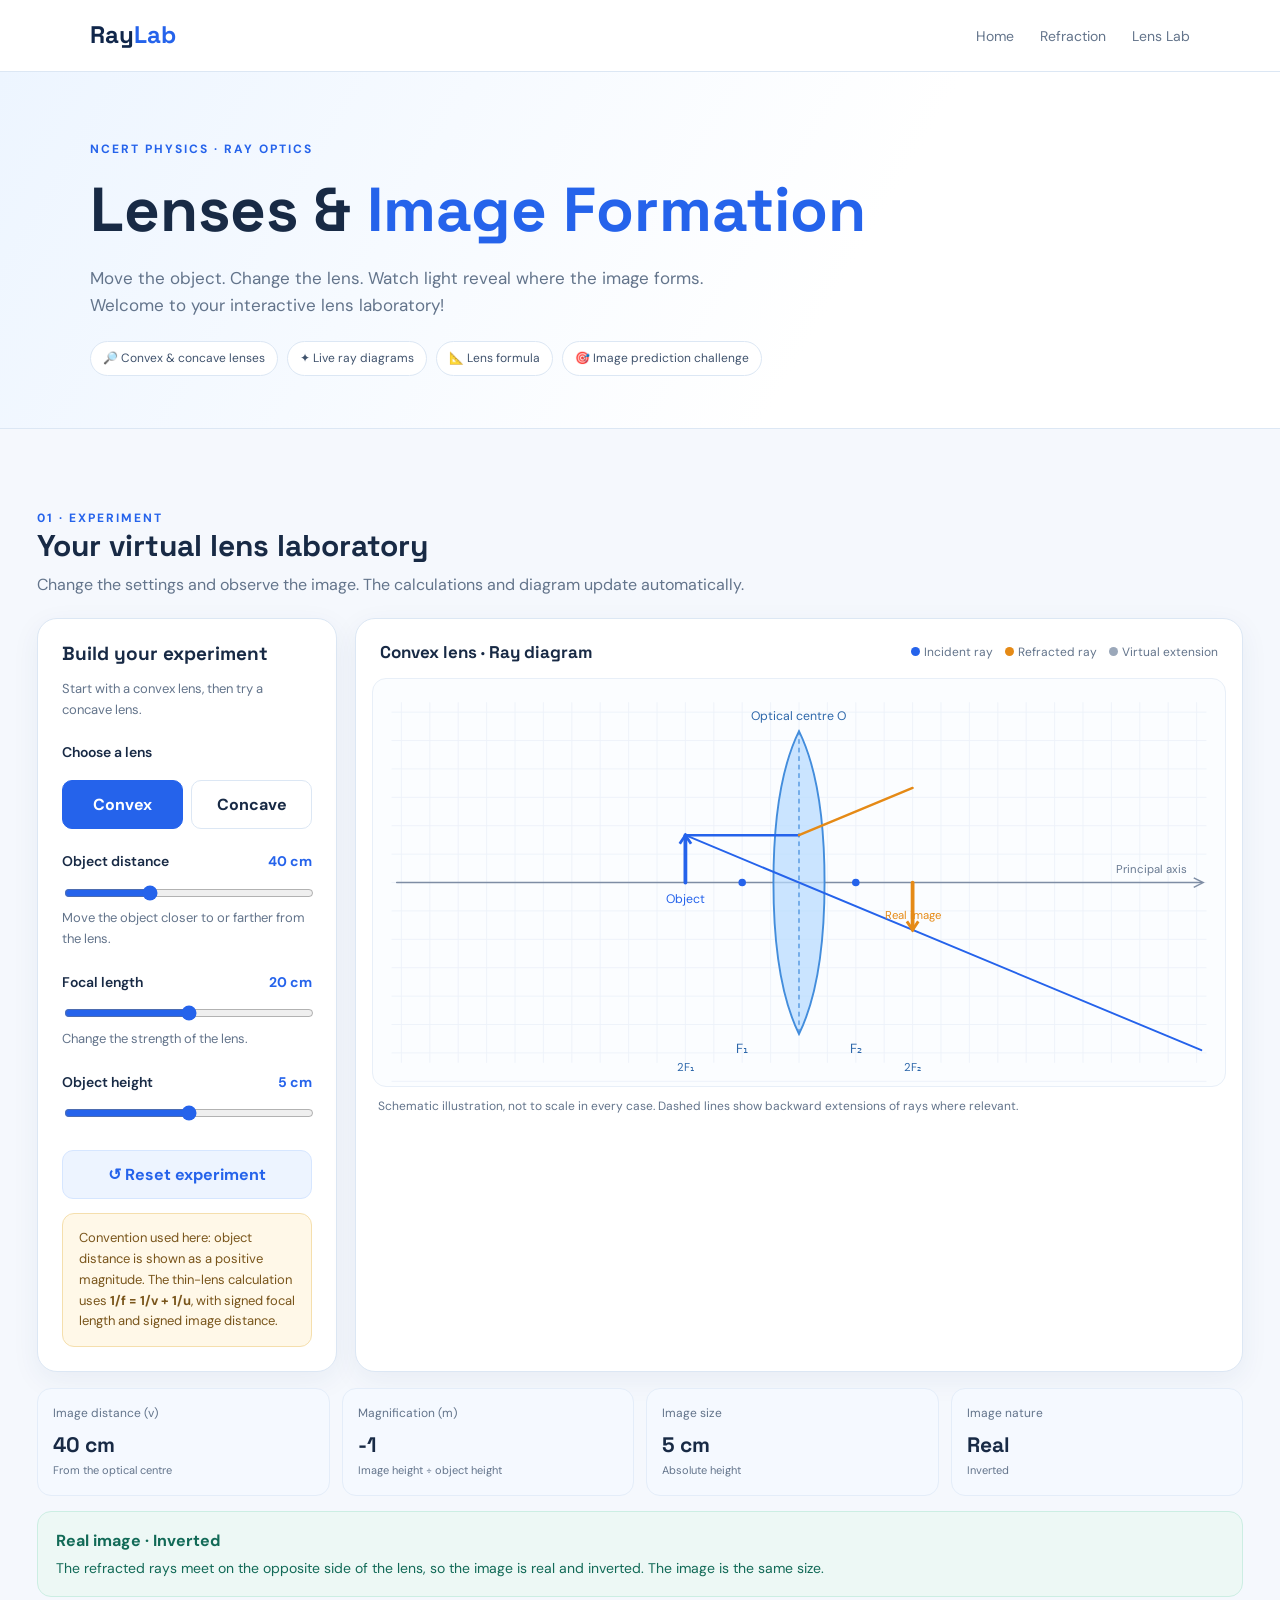
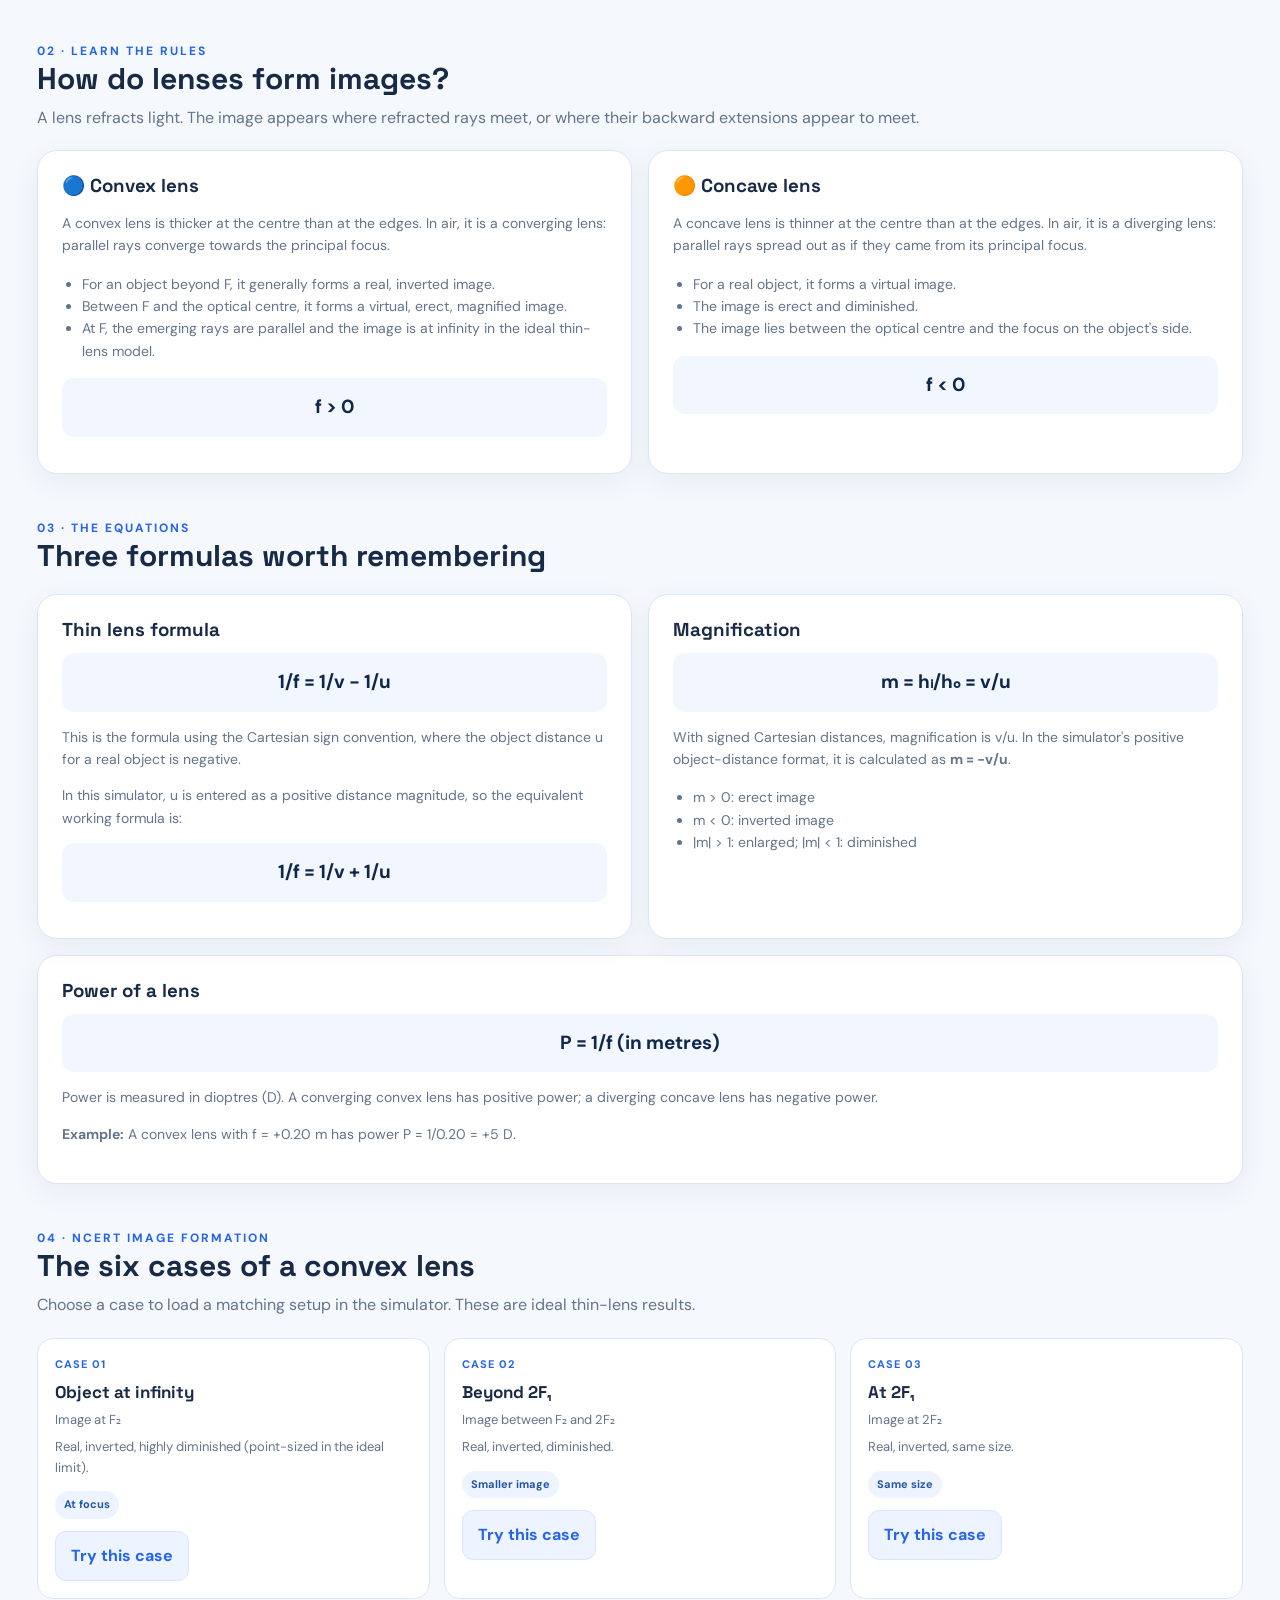
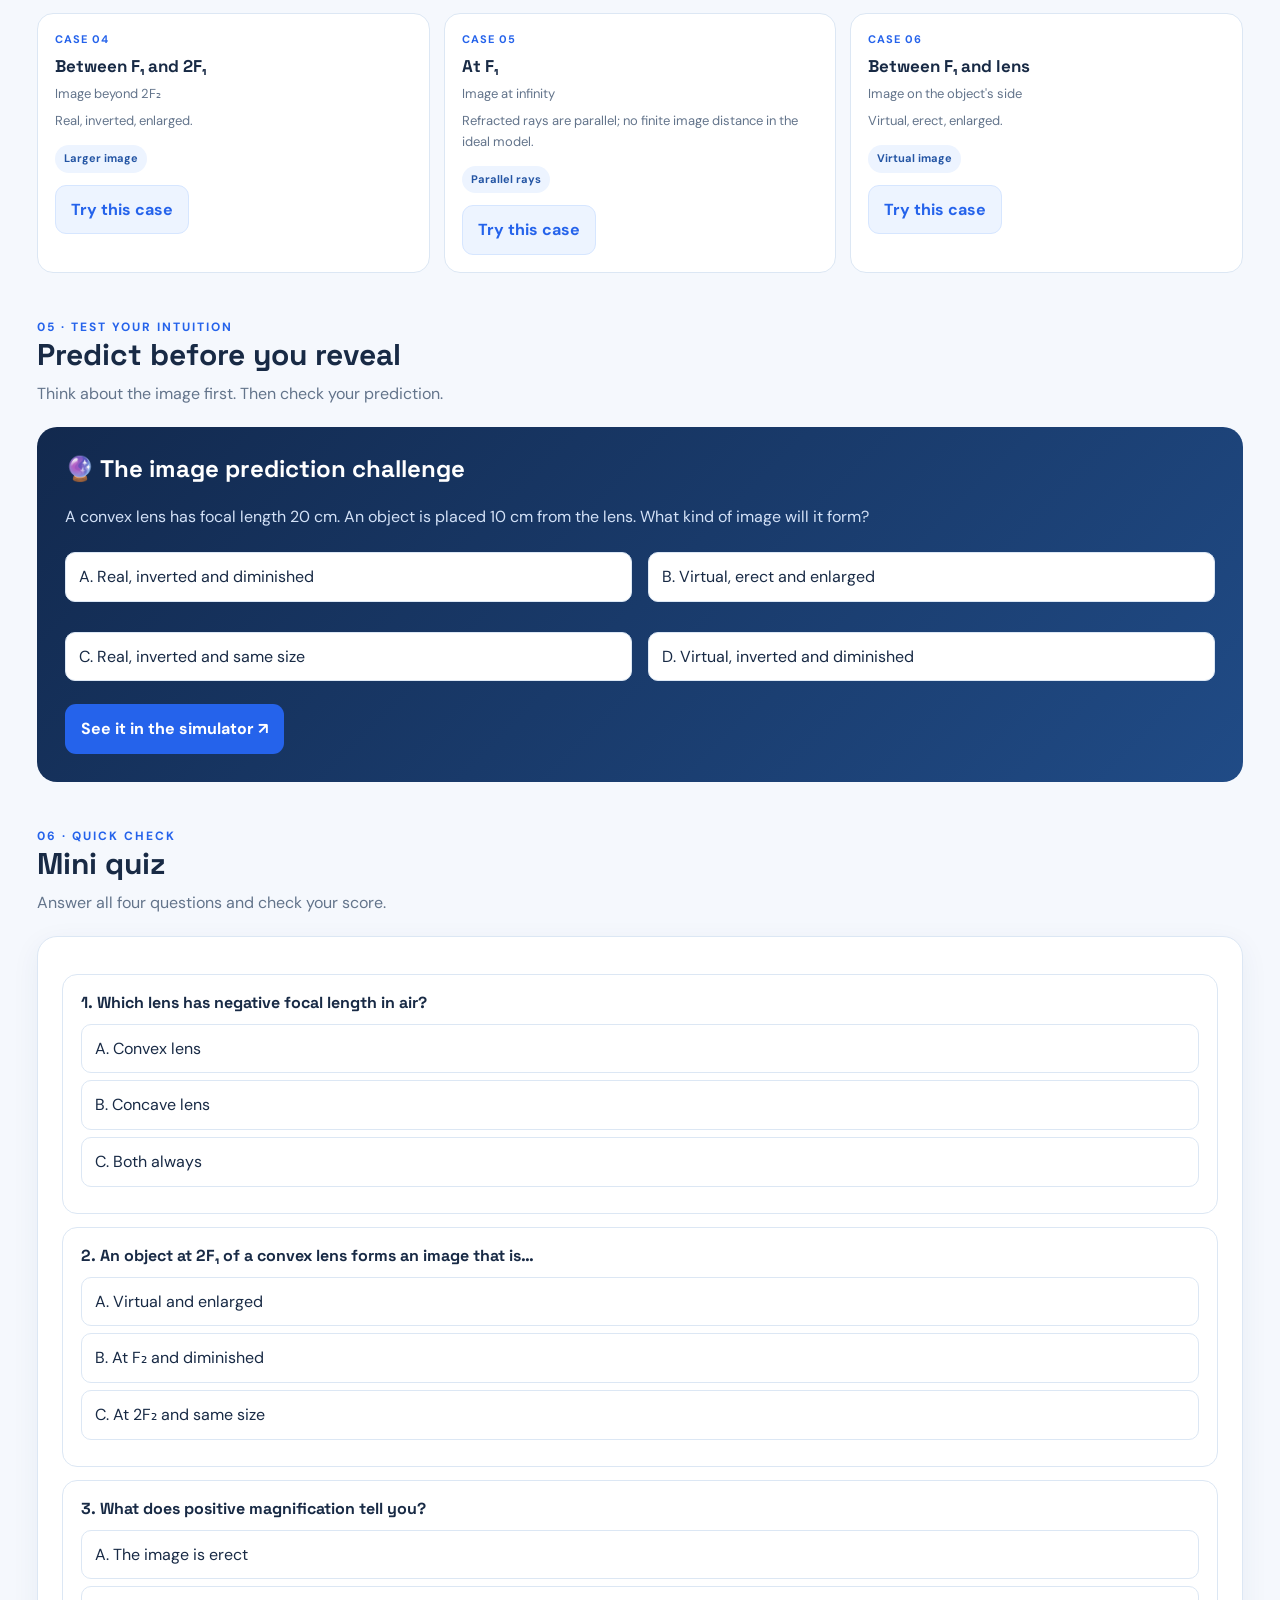
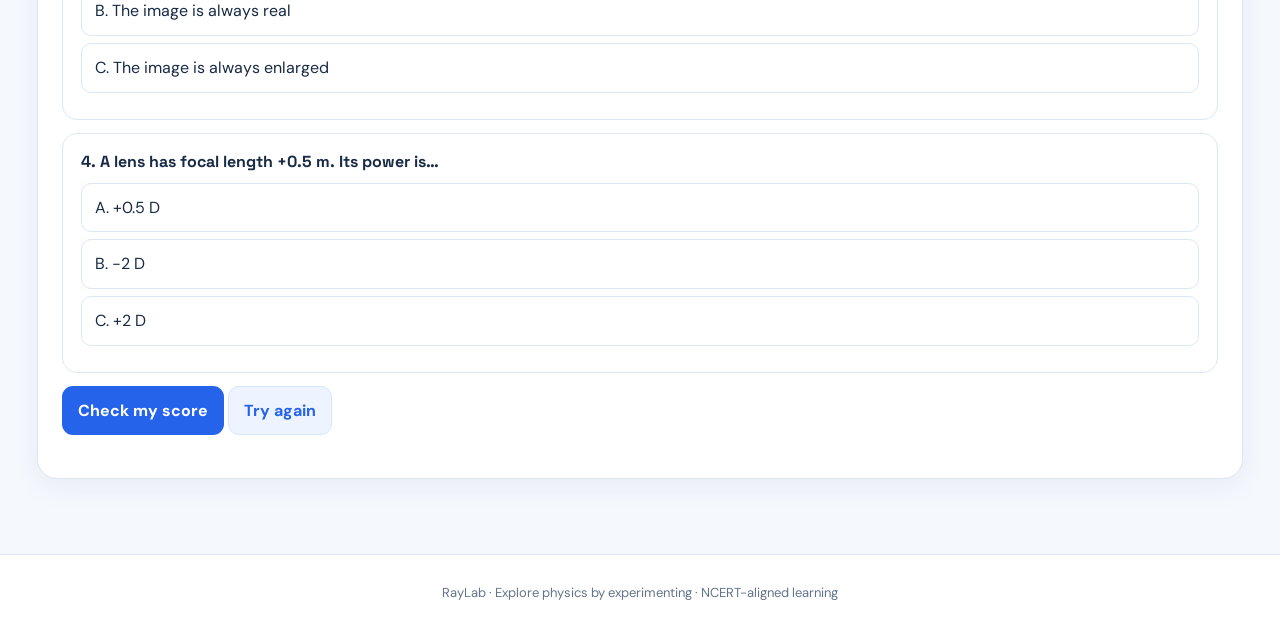
<file: lenses.html>
<!DOCTYPE html>
<html lang="en">
<head>
<meta charset="UTF-8">
<meta name="viewport" content="width=device-width, initial-scale=1.0">
<title>RayLab | Lenses & Image Formation</title>
<style>
@import url('https://fonts.googleapis.com/css2?family=DM+Sans:wght@400;500;600;700&family=Space+Grotesk:wght@400;500;600;700&display=swap');

:root{
  --blue:#2563eb;--navy:#10264a;--sky:#eaf3ff;
  --ink:#182a45;--muted:#63748b;--line:#dce7f4;
  --white:#fff;--green:#13856c;--orange:#f59e0b;
}
*{box-sizing:border-box}
html{scroll-behavior:smooth}
body{margin:0;background:#f5f8fd;color:var(--ink);
font-family:'DM Sans',sans-serif;line-height:1.6}
button,input,select{font:inherit}
button{cursor:pointer}
nav{height:72px;background:#fff;border-bottom:1px solid var(--line);
display:flex;align-items:center;justify-content:space-between;padding:0 7%;
position:sticky;top:0;z-index:20}
.logo{font-family:'Space Grotesk';font-size:24px;font-weight:700;color:var(--navy)}
.logo span{color:var(--blue)}
nav a{color:var(--muted);text-decoration:none;font-size:14px;margin-left:22px}
nav a:hover{color:var(--blue)}
.hero{padding:68px 7% 52px;background:linear-gradient(120deg,#edf5ff,#fff 65%);
border-bottom:1px solid var(--line)}
.eyebrow{color:var(--blue);font-size:12px;letter-spacing:2px;font-weight:700}
h1,h2,h3{font-family:'Space Grotesk',sans-serif;line-height:1.2}
h1{font-size:clamp(38px,5vw,62px);max-width:800px;margin:14px 0}
h1 span{color:var(--blue)}
.hero p{max-width:670px;color:var(--muted);font-size:17px}
.tags{display:flex;gap:9px;flex-wrap:wrap;margin-top:22px}
.tag{background:white;border:1px solid var(--line);padding:7px 12px;
border-radius:30px;font-size:12px;color:#40536d}
main{max-width:1250px;margin:auto;padding:35px 22px 75px}
.section-head{margin:45px 0 20px}
.section-head h2{font-size:30px;margin:0 0 8px}
.section-head p{color:var(--muted);margin:0}
.card{background:white;border:1px solid var(--line);border-radius:20px;
padding:24px;box-shadow:0 8px 28px #183c6910}
.sim-layout{display:grid;grid-template-columns:300px 1fr;gap:18px;align-items:stretch}
.controls h3{margin:0 0 6px;font-size:19px}
.small{font-size:13px;color:var(--muted)}
.field{margin:21px 0}
.field label{display:flex;justify-content:space-between;gap:8px;font-weight:600;font-size:14px}
.value{color:var(--blue);font-weight:700;white-space:nowrap}
input[type=range]{width:100%;accent-color:var(--blue);margin-top:12px}
.switches{display:flex;gap:8px;margin:16px 0}
.switch{flex:1;padding:11px 6px;border:1px solid var(--line);background:white;
border-radius:10px;color:var(--ink);font-weight:700}
.switch.active{background:var(--blue);color:white;border-color:var(--blue)}
.primary{background:var(--blue);color:white;border:0;padding:12px 16px;
border-radius:11px;font-weight:700}
.secondary{background:#edf4ff;color:var(--blue);border:1px solid #d6e6ff;
padding:11px 15px;border-radius:11px;font-weight:700}
.full{width:100%}
.diagram-card{min-width:0;padding:16px}
.diagram-top{display:flex;align-items:center;justify-content:space-between;gap:10px;
flex-wrap:wrap;padding:4px 8px 12px}
.diagram-top strong{font-family:'Space Grotesk';font-size:17px}
.legend{display:flex;gap:12px;flex-wrap:wrap;font-size:12px;color:var(--muted)}
.dot{display:inline-block;width:9px;height:9px;border-radius:50%;margin-right:4px}
svg{width:100%;height:auto;display:block;background:#fbfdff;border:1px solid #e8eff8;border-radius:14px}
svg text{font-family:'DM Sans',sans-serif}
.diagram-note{font-size:12px;color:var(--muted);padding:10px 6px 0}
.result-grid{display:grid;grid-template-columns:repeat(4,1fr);gap:12px;margin-top:16px}
.metric{padding:15px;border-radius:14px;background:#f5f9ff;border:1px solid #e4edf9}
.metric .label{font-size:12px;color:var(--muted)}
.metric .number{font-family:'Space Grotesk';font-size:21px;font-weight:700;margin-top:5px}
.metric .sub{font-size:11px;color:var(--muted)}
.verdict{margin-top:15px;padding:16px 18px;border-radius:14px;background:#edf8f5;
border:1px solid #cceee3;color:#126a57}
.verdict strong{display:block;margin-bottom:4px}
.verdict p{margin:0;font-size:14px}
.grid-2{display:grid;grid-template-columns:1fr 1fr;gap:16px}
.info-card h3{margin:0 0 10px}
.formula{background:#f2f7ff;padding:14px;border-radius:12px;font-size:19px;
font-weight:700;color:var(--navy);text-align:center;margin:12px 0}
.info-card p,.info-card li{font-size:14px;color:var(--muted)}
.info-card ul{padding-left:20px}
.note{background:#fff8e8;border:1px solid #f5dfad;padding:14px 16px;border-radius:12px;
font-size:13px;color:#79551b;margin-top:14px}
.case-grid{display:grid;grid-template-columns:repeat(3,1fr);gap:14px}
.case{border:1px solid var(--line);border-radius:16px;background:white;
padding:17px;transition:.2s}
.case:hover{transform:translateY(-3px);box-shadow:0 10px 22px #1c477b10}
.case .num{font-size:11px;color:var(--blue);font-weight:700;letter-spacing:1px}
.case h3{font-size:17px;margin:8px 0}
.case p{font-size:13px;color:var(--muted);margin:6px 0}
.pill{display:inline-block;background:#edf4ff;color:#2455a4;border-radius:20px;
font-size:11px;padding:5px 9px;font-weight:700;margin-top:7px}
.case button{margin-top:12px}
.challenge{background:linear-gradient(135deg,#12294e,#204b86);color:white;border-radius:20px;padding:28px}
.challenge h2{margin-top:0}
.challenge p{color:#d3e1f7}
.challenge .formula{background:#fff;color:var(--navy)}
.quiz-q{border:1px solid var(--line);border-radius:15px;padding:18px;margin:13px 0}
.quiz-q h3{font-size:16px;margin:0 0 12px}
.option{display:block;width:100%;text-align:left;background:#fff;border:1px solid var(--line);
padding:11px 13px;border-radius:10px;margin:7px 0;color:var(--ink)}
.option:hover{border-color:var(--blue);background:#f5f9ff}
.option.correct{background:#e6f8f0;border-color:#68cba7}
.option.wrong{background:#fff0ee;border-color:#ef9b92}
.feedback{font-size:13px;margin-top:8px;color:var(--muted)}
footer{text-align:center;padding:28px;background:#fff;border-top:1px solid var(--line);
color:var(--muted);font-size:13px}
@media(max-width:900px){
 .sim-layout{grid-template-columns:1fr}
 .controls{display:grid;grid-template-columns:1fr 1fr;gap:0 20px}
 .controls h3,.controls>.small,.switches,.full{grid-column:1/-1}
 .case-grid{grid-template-columns:repeat(2,1fr)}
}
@media(max-width:600px){
 nav{padding:0 5%;height:62px}nav a{margin-left:10px;font-size:12px}
 nav a:nth-child(2){display:none}
 .hero{padding:45px 6% 38px}
 main{padding:20px 13px 50px}
 .card{padding:16px}
 .controls{display:block}
 .result-grid{grid-template-columns:repeat(2,1fr)}
 .grid-2,.case-grid{grid-template-columns:1fr}
 .section-head h2{font-size:26px}
}
</style>
</head>
<body>
<nav>
  <div class="logo">Ray<span>Lab</span></div>
  <div>
    <a href="index.html">Home</a>
    <a href="refraction.html">Refraction</a>
    <a href="#simulator">Lens Lab</a>
  </div>
</nav>

<header class="hero">
  <div class="eyebrow">NCERT PHYSICS · RAY OPTICS</div>
  <h1>Lenses & <span>Image Formation</span></h1>
  <p>Move the object. Change the lens. Watch light reveal where the image forms. Welcome to your interactive lens laboratory!</p>
  <div class="tags">
    <span class="tag">🔎 Convex & concave lenses</span>
    <span class="tag">✦ Live ray diagrams</span>
    <span class="tag">📐 Lens formula</span>
    <span class="tag">🎯 Image prediction challenge</span>
  </div>
</header>

<main>
  <div class="section-head" id="simulator">
    <div class="eyebrow">01 · EXPERIMENT</div>
    <h2>Your virtual lens laboratory</h2>
    <p>Change the settings and observe the image. The calculations and diagram update automatically.</p>
  </div>

  <div class="sim-layout">
    <section class="card controls">
      <h3>Build your experiment</h3>
      <p class="small">Start with a convex lens, then try a concave lens.</p>

      <div class="field">
        <label>Choose a lens</label>
        <div class="switches">
          <button class="switch active" id="convexBtn" onclick="setLens('convex')">Convex</button>
          <button class="switch" id="concaveBtn" onclick="setLens('concave')">Concave</button>
        </div>
      </div>

      <div class="field">
        <label for="objectDist">Object distance <span class="value" id="uVal">40 cm</span></label>
        <input id="objectDist" type="range" min="10" max="100" value="40" step="1">
        <div class="small">Move the object closer to or farther from the lens.</div>
      </div>

      <div class="field">
        <label for="focal">Focal length <span class="value" id="fVal">20 cm</span></label>
        <input id="focal" type="range" min="10" max="30" value="20" step="1">
        <div class="small">Change the strength of the lens.</div>
      </div>

      <div class="field">
        <label for="objectHeight">Object height <span class="value" id="hVal">5 cm</span></label>
        <input id="objectHeight" type="range" min="2" max="8" value="5" step="1">
      </div>

      <button class="secondary full" onclick="resetLab()">↺ Reset experiment</button>
      <div class="note">Convention used here: object distance is shown as a positive magnitude. The thin-lens calculation uses <b>1/f = 1/v + 1/u</b>, with signed focal length and signed image distance.</div>
    </section>

    <section class="card diagram-card">
      <div class="diagram-top">
        <strong id="diagramTitle">Convex lens · Ray diagram</strong>
        <div class="legend">
          <span><i class="dot" style="background:#2563eb"></i>Incident ray</span>
          <span><i class="dot" style="background:#e58a16"></i>Refracted ray</span>
          <span><i class="dot" style="background:#9ba8ba"></i>Virtual extension</span>
        </div>
      </div>
      <svg id="rayDiagram" viewBox="0 0 900 430" role="img" aria-label="Interactive lens ray diagram"></svg>
      <div class="diagram-note">Schematic illustration, not to scale in every case. Dashed lines show backward extensions of rays where relevant.</div>
    </section>
  </div>

  <div class="result-grid">
    <div class="metric"><div class="label">Image distance (v)</div><div class="number" id="vResult">40 cm</div><div class="sub">From the optical centre</div></div>
    <div class="metric"><div class="label">Magnification (m)</div><div class="number" id="mResult">−1.0</div><div class="sub">Image height ÷ object height</div></div>
    <div class="metric"><div class="label">Image size</div><div class="number" id="sizeResult">5 cm</div><div class="sub">Absolute height</div></div>
    <div class="metric"><div class="label">Image nature</div><div class="number" id="natureResult">Real</div><div class="sub" id="orientationResult">Inverted</div></div>
  </div>
  <div class="verdict" id="verdict"><strong>Image formed!</strong><p>Change the sliders to explore how image formation changes.</p></div>

  <div class="section-head">
    <div class="eyebrow">02 · LEARN THE RULES</div>
    <h2>How do lenses form images?</h2>
    <p>A lens refracts light. The image appears where refracted rays meet, or where their backward extensions appear to meet.</p>
  </div>

  <div class="grid-2">
    <article class="card info-card">
      <h3>🔵 Convex lens</h3>
      <p>A convex lens is thicker at the centre than at the edges. In air, it is a converging lens: parallel rays converge towards the principal focus.</p>
      <ul>
        <li>For an object beyond F, it generally forms a real, inverted image.</li>
        <li>Between F and the optical centre, it forms a virtual, erect, magnified image.</li>
        <li>At F, the emerging rays are parallel and the image is at infinity in the ideal thin-lens model.</li>
      </ul>
      <div class="formula">f &gt; 0</div>
    </article>
    <article class="card info-card">
      <h3>🟠 Concave lens</h3>
      <p>A concave lens is thinner at the centre than at the edges. In air, it is a diverging lens: parallel rays spread out as if they came from its principal focus.</p>
      <ul>
        <li>For a real object, it forms a virtual image.</li>
        <li>The image is erect and diminished.</li>
        <li>The image lies between the optical centre and the focus on the object's side.</li>
      </ul>
      <div class="formula">f &lt; 0</div>
    </article>
  </div>

  <div class="section-head">
    <div class="eyebrow">03 · THE EQUATIONS</div>
    <h2>Three formulas worth remembering</h2>
  </div>
  <div class="grid-2">
    <article class="card info-card">
      <h3>Thin lens formula</h3>
      <div class="formula">1/f = 1/v − 1/u</div>
      <p>This is the formula using the Cartesian sign convention, where the object distance u for a real object is negative.</p>
      <p>In this simulator, u is entered as a positive distance magnitude, so the equivalent working formula is:</p>
      <div class="formula">1/f = 1/v + 1/u</div>
    </article>
    <article class="card info-card">
      <h3>Magnification</h3>
      <div class="formula">m = hᵢ/hₒ = v/u</div>
      <p>With signed Cartesian distances, magnification is v/u. In the simulator's positive object-distance format, it is calculated as <b>m = −v/u</b>.</p>
      <ul>
        <li>m &gt; 0: erect image</li>
        <li>m &lt; 0: inverted image</li>
        <li>|m| &gt; 1: enlarged; |m| &lt; 1: diminished</li>
      </ul>
    </article>
  </div>
  <div class="card info-card" style="margin-top:16px">
    <h3>Power of a lens</h3>
    <div class="formula">P = 1/f (in metres)</div>
    <p>Power is measured in dioptres (D). A converging convex lens has positive power; a diverging concave lens has negative power.</p>
    <p><b>Example:</b> A convex lens with f = +0.20 m has power P = 1/0.20 = +5 D.</p>
  </div>

  <div class="section-head" id="cases">
    <div class="eyebrow">04 · NCERT IMAGE FORMATION</div>
    <h2>The six cases of a convex lens</h2>
    <p>Choose a case to load a matching setup in the simulator. These are ideal thin-lens results.</p>
  </div>
  <div class="case-grid">
    <article class="case"><div class="num">CASE 01</div><h3>Object at infinity</h3><p>Image at F₂</p><p>Real, inverted, highly diminished (point-sized in the ideal limit).</p><span class="pill">At focus</span><br><button class="secondary" onclick="loadCase(100,20)">Try this case</button></article>
    <article class="case"><div class="num">CASE 02</div><h3>Beyond 2F₁</h3><p>Image between F₂ and 2F₂</p><p>Real, inverted, diminished.</p><span class="pill">Smaller image</span><br><button class="secondary" onclick="loadCase(60,20)">Try this case</button></article>
    <article class="case"><div class="num">CASE 03</div><h3>At 2F₁</h3><p>Image at 2F₂</p><p>Real, inverted, same size.</p><span class="pill">Same size</span><br><button class="secondary" onclick="loadCase(40,20)">Try this case</button></article>
    <article class="case"><div class="num">CASE 04</div><h3>Between F₁ and 2F₁</h3><p>Image beyond 2F₂</p><p>Real, inverted, enlarged.</p><span class="pill">Larger image</span><br><button class="secondary" onclick="loadCase(30,20)">Try this case</button></article>
    <article class="case"><div class="num">CASE 05</div><h3>At F₁</h3><p>Image at infinity</p><p>Refracted rays are parallel; no finite image distance in the ideal model.</p><span class="pill">Parallel rays</span><br><button class="secondary" onclick="loadCase(20,20)">Try this case</button></article>
    <article class="case"><div class="num">CASE 06</div><h3>Between F₁ and lens</h3><p>Image on the object's side</p><p>Virtual, erect, enlarged.</p><span class="pill">Virtual image</span><br><button class="secondary" onclick="loadCase(15,20)">Try this case</button></article>
  </div>

  <div class="section-head">
    <div class="eyebrow">05 · TEST YOUR INTUITION</div>
    <h2>Predict before you reveal</h2>
    <p>Think about the image first. Then check your prediction.</p>
  </div>
  <div class="challenge">
    <h2>🔮 The image prediction challenge</h2>
    <p>A convex lens has focal length 20 cm. An object is placed 10 cm from the lens. What kind of image will it form?</p>
    <div id="challengeOptions" class="grid-2">
      <button class="option" onclick="answerChallenge(this,false)">A. Real, inverted and diminished</button>
      <button class="option" onclick="answerChallenge(this,true)">B. Virtual, erect and enlarged</button>
      <button class="option" onclick="answerChallenge(this,false)">C. Real, inverted and same size</button>
      <button class="option" onclick="answerChallenge(this,false)">D. Virtual, inverted and diminished</button>
    </div>
    <p id="challengeFeedback" aria-live="polite"></p>
    <button class="primary" onclick="loadCase(10,20);document.getElementById('simulator').scrollIntoView({behavior:'smooth'})">See it in the simulator ↗</button>
  </div>

  <div class="section-head">
    <div class="eyebrow">06 · QUICK CHECK</div>
    <h2>Mini quiz</h2>
    <p>Answer all four questions and check your score.</p>
  </div>
  <div class="card">
    <div class="quiz-q" data-answer="1" data-explain="A concave lens diverges light and has negative focal length in the usual Cartesian convention.">
      <h3>1. Which lens has negative focal length in air?</h3>
      <button class="option">A. Convex lens</button><button class="option">B. Concave lens</button><button class="option">C. Both always</button>
      <div class="feedback"></div>
    </div>
    <div class="quiz-q" data-answer="2" data-explain="At 2F₁, a convex lens forms a real, inverted image at 2F₂ of the same size.">
      <h3>2. An object at 2F₁ of a convex lens forms an image that is…</h3>
      <button class="option">A. Virtual and enlarged</button><button class="option">B. At F₂ and diminished</button><button class="option">C. At 2F₂ and same size</button>
      <div class="feedback"></div>
    </div>
    <div class="quiz-q" data-answer="0" data-explain="A positive magnification means the image is erect under the sign convention used here.">
      <h3>3. What does positive magnification tell you?</h3>
      <button class="option">A. The image is erect</button><button class="option">B. The image is always real</button><button class="option">C. The image is always enlarged</button>
      <div class="feedback"></div>
    </div>
    <div class="quiz-q" data-answer="2" data-explain="Power in dioptres is the reciprocal of focal length in metres: P = 1/f.">
      <h3>4. A lens has focal length +0.5 m. Its power is…</h3>
      <button class="option">A. +0.5 D</button><button class="option">B. −2 D</button><button class="option">C. +2 D</button>
      <div class="feedback"></div>
    </div>
    <button class="primary" onclick="gradeQuiz()">Check my score</button>
    <button class="secondary" onclick="resetQuiz()">Try again</button>
    <h3 id="quizScore" aria-live="polite"></h3>
  </div>
</main>

<footer>RayLab · Explore physics by experimenting · NCERT-aligned learning</footer>

<script>
const $ = id => document.getElementById(id);
let lens = 'convex';
const W=900,H=430,CX=450,CY=215,S=3;
const clamp=(x,a,b)=>Math.max(a,Math.min(b,x));

function setLens(type){
  lens=type;
  $('convexBtn').classList.toggle('active',type==='convex');
  $('concaveBtn').classList.toggle('active',type==='concave');
  update();
}
['objectDist','focal','objectHeight'].forEach(id=>$(id).addEventListener('input',update));

function fmt(n){
  if(!Number.isFinite(n)) return '∞';
  if(Math.abs(n)>999) return '∞';
  return (Math.round(n*10)/10).toString();
}
function update(){
  const u=+$('objectDist').value;
  const fmag=+$('focal').value;
  const h=+$('objectHeight').value;
  const f=lens==='convex'?fmag:-fmag;

  $('uVal').textContent=u+' cm';
  $('fVal').textContent=fmag+' cm';
  $('hVal').textContent=h+' cm';
  $('diagramTitle').textContent=(lens==='convex'?'Convex':'Concave')+' lens · Ray diagram';

  const denom=u-f;
  let v, m, hi;
  if(Math.abs(denom)<0.0001){v=Infinity;m=-Infinity;hi=Infinity;}
  else{v=f*u/denom;m=-v/u;hi=m*h;}

  $('vResult').textContent=Number.isFinite(v)?fmt(v)+' cm':'∞';
  $('mResult').textContent=Number.isFinite(m)?fmt(m):'∞';
  $('sizeResult').textContent=Number.isFinite(hi)?fmt(Math.abs(hi))+' cm':'∞';

  let nature,orientation,description;
  if(!Number.isFinite(v)){
    nature='At infinity';orientation='No finite image';
    description='The object is at the principal focus. In the ideal thin-lens model, the emergent rays are parallel and the image is at infinity.';
  }else if(v>0){
    nature='Real';orientation='Inverted';
    description='The refracted rays meet on the opposite side of the lens, so the image is real and inverted.';
  }else{
    nature='Virtual';orientation='Erect';
    description='The rays spread apart after the lens. Their backward extensions meet on the object side, forming a virtual, erect image.';
  }
  $('natureResult').textContent=nature;
  $('orientationResult').textContent=orientation;

  if(Number.isFinite(v)){
    const size=Math.abs(m);
    let scaleText=size>1.03?'enlarged':size<0.97?'diminished':'the same size';
    description+=' The image is '+scaleText+'.';
  }
  $('verdict').innerHTML='<strong>'+nature+' image · '+orientation+'</strong><p>'+description+'</p>';
  draw(u,f,h,v,hi);
}

function line(x1,y1,x2,y2,color,width=2,dash=''){
  return `<line x1="${x1}" y1="${y1}" x2="${x2}" y2="${y2}" stroke="${color}" stroke-width="${width}" ${dash?`stroke-dasharray="${dash}"`:''} stroke-linecap="round"/>`;
}
function txt(x,y,t,color='#52647d',size=13,anchor='middle'){
  return `<text x="${x}" y="${y}" fill="${color}" font-size="${size}" text-anchor="${anchor}">${t}</text>`;
}
function draw(u,f,h,v,hi){
  const objX=CX-u*S;
  const objY=CY-h*10;
  const fpx=Math.abs(f)*S;
  const f1=CX-f*S, f2=CX+f*S;
  let out='';

  // Soft grid and principal axis
  for(let x=30;x<W;x+=30) out+=line(x,25,x,H-25,'#eef3fa',1);
  for(let y=35;y<H;y+=30) out+=line(20,y,W-20,y,'#eef3fa',1);
  out+=line(25,CY,875,CY,'#7e8da4',1.5);
  out+=`<path d="M 867 ${CY-5} L 877 ${CY} L 867 ${CY+5}" fill="none" stroke="#7e8da4" stroke-width="1.5"/>`;
  out+=txt(860,CY-10,'Principal axis','#687991',12,'end');

  // Lens body
  if(lens==='convex'){
    out+=`<path d="M ${CX} 55 Q ${CX+27} 110 ${CX+27} ${CY} Q ${CX+27} 320 ${CX} 375 Q ${CX-27} 320 ${CX-27} ${CY} Q ${CX-27} 110 ${CX} 55 Z" fill="#b8dcff" fill-opacity=".72" stroke="#438ddc" stroke-width="2"/>`;
  }else{
    out+=`<path d="M ${CX-15} 55 Q ${CX+18} 135 ${CX+18} ${CY} Q ${CX+18} 295 ${CX-15} 375 L ${CX+15} 375 Q ${CX-18} 295 ${CX-18} ${CY} Q ${CX-18} 135 ${CX+15} 55 Z" fill="#b8dcff" fill-opacity=".72" stroke="#438ddc" stroke-width="2"/>`;
  }
  out+=line(CX,55,CX,375,'#438ddc',1.3,'4 5');
  out+=txt(CX,43,'Optical centre O','#2d67aa',13);
  out+=txt(f1,395,'F₁','#2d67aa',14);
  out+=txt(f2,395,'F₂','#2d67aa',14);
  out+=txt(CX-2*f*S,414,'2F₁','#2d67aa',12);
  out+=txt(CX+2*f*S,414,'2F₂','#2d67aa',12);

  // Focal markers
  [f1,f2].forEach(x=>{out+=`<circle cx="${x}" cy="${CY}" r="4" fill="#2563eb"/>`;});

  // Object arrow
  out+=line(objX,CY,objX,objY,'#2563eb',4);
  out+=`<path d="M ${objX-6} ${objY+9} L ${objX} ${objY} L ${objX+6} ${objY+9}" fill="none" stroke="#2563eb" stroke-width="3"/>`;
  out+=txt(objX,CY+22,'Object','#2563eb',13);

  // Ray drawing uses the top of the object. Display endpoints are clipped to the diagram.
  const endY=CY-h*10;
  const rawImgX=Number.isFinite(v)?CX+v*S:(v>0?10000:-10000);
  const rawImgY=Number.isFinite(hi)?CY-hi*10:(hi>0?-10000:10000);
  const imgX=clamp(rawImgX,25,875), imgY=clamp(rawImgY,35,375);

  // Ray 1: parallel to axis before lens. After lens its slope points toward the image.
  out+=line(objX,endY,CX,endY,'#2563eb',2.5);
  if(Number.isFinite(v)){
    const targetX=rawImgX;
    const targetY=rawImgY;
    const boundedX=clamp(targetX,25,875);
    const boundedY=CY+(endY-CY)*(1+(boundedX-CX)/(targetX-CX || 1));
    if(v>0){
      out+=line(CX,endY,boundedX,clamp(boundedY,25,405),'#e58a16',2.5);
    }else{
      out+=line(CX,endY,boundedX,clamp(boundedY,25,405),'#e58a16',2.5);
      out+=line(CX,endY,clamp(CX+(CX-objX)*2,25,875),clamp(endY+(endY-CY)*(Math.abs(CX-objX)*2/(Math.abs(CX-objX)+1)),25,405),'#a4afbe',1.5,'6 5');
    }
  }else{
    const direction=lens==='convex'?1:-1;
    out+=line(CX,endY,875,endY+direction*140,'#e58a16',2.5);
  }

  // Ray 2: through optical centre, travels straight.
  const ray2EndX=875;
  const ray2EndY=CY+(CY-endY)*(ray2EndX- CX)/(CX-objX);
  out+=line(objX,endY,ray2EndX,clamp(ray2EndY,25,405),'#2563eb',2,'');
  if(Number.isFinite(v)&&v<0){
    out+=line(CX,endY,clamp(rawImgX,25,875),clamp(rawImgY,25,405),'#9ba8ba',1.8,'6 5');
  }

  // Image arrow when its position is visible.
  if(Number.isFinite(v)&&rawImgX>25&&rawImgX<875&&rawImgY>25&&rawImgY<405){
    const color=v>0?'#e58a16':'#a66bd6';
    out+=line(rawImgX,CY,rawImgX,rawImgY,color,4);
    if(rawImgY<CY) out+=`<path d="M ${rawImgX-6} ${rawImgY+9} L ${rawImgX} ${rawImgY} L ${rawImgX+6} ${rawImgY+9}" fill="none" stroke="${color}" stroke-width="3"/>`;
    else out+=`<path d="M ${rawImgX-6} ${rawImgY-9} L ${rawImgX} ${rawImgY} L ${rawImgX+6} ${rawImgY-9}" fill="none" stroke="${color}" stroke-width="3"/>`;
    out+=txt(rawImgX,Math.max(20,Math.min(410,rawImgY-12)),v>0?'Real image':'Virtual image',color,12);
  }else if(Number.isFinite(v)){
    out+=txt(CX+110,75,'Image lies outside the view','#64748b',13);
  }else{
    out+=txt(CX+110,75,'Image at infinity','#64748b',13);
  }
  $('rayDiagram').innerHTML=out;
}

function resetLab(){
  $('objectDist').value=40;$('focal').value=20;$('objectHeight').value=5;
  setLens('convex');
}
function loadCase(u,f){
  $('objectDist').value=u;$('focal').value=f;
  setLens('convex');$('simulator').scrollIntoView({behavior:'smooth'});
}
function answerChallenge(button,correct){
  document.querySelectorAll('#challengeOptions .option').forEach(b=>{
    b.classList.remove('correct','wrong');
  });
  button.classList.add(correct?'correct':'wrong');
  $('challengeFeedback').textContent=correct
    ?'Correct! Since u < f, the convex lens forms a virtual, erect, enlarged image on the object side.'
    :'Not quite. Here u = 10 cm and f = 20 cm, so the object lies inside the focal length. Try again or inspect the simulator.';
}
document.querySelectorAll('.quiz-q').forEach(q=>{
  q.querySelectorAll('.option').forEach((b,i)=>{
    b.addEventListener('click',()=>{
      q.dataset.selected=i;
      q.querySelectorAll('.option').forEach(x=>x.classList.remove('correct','wrong'));
      b.classList.add('correct');
    });
  });
});
function gradeQuiz(){
  let score=0;
  document.querySelectorAll('.quiz-q').forEach(q=>{
    const selected=Number(q.dataset.selected);
    const answer=Number(q.dataset.answer);
    const buttons=q.querySelectorAll('.option');
    buttons.forEach((b,i)=>{
      b.classList.remove('correct','wrong');
      if(i===answer)b.classList.add('correct');
      if(i===selected&&selected!==answer)b.classList.add('wrong');
    });
    if(selected===answer)score++;
    q.querySelector('.feedback').textContent=(selected===answer?'Correct! ':'Review: ')+q.dataset.explain;
  });
  $('quizScore').textContent='Your score: '+score+' / 4 '+(score===4?'🎉 Excellent work!':'— Review the explanations and try again.');
}
function resetQuiz(){
  document.querySelectorAll('.quiz-q').forEach(q=>{
    delete q.dataset.selected;
    q.querySelectorAll('.option').forEach(b=>b.classList.remove('correct','wrong'));
    q.querySelector('.feedback').textContent='';
  });
  $('quizScore').textContent='';
}
update();
</script>
</body>
</html>
</file>
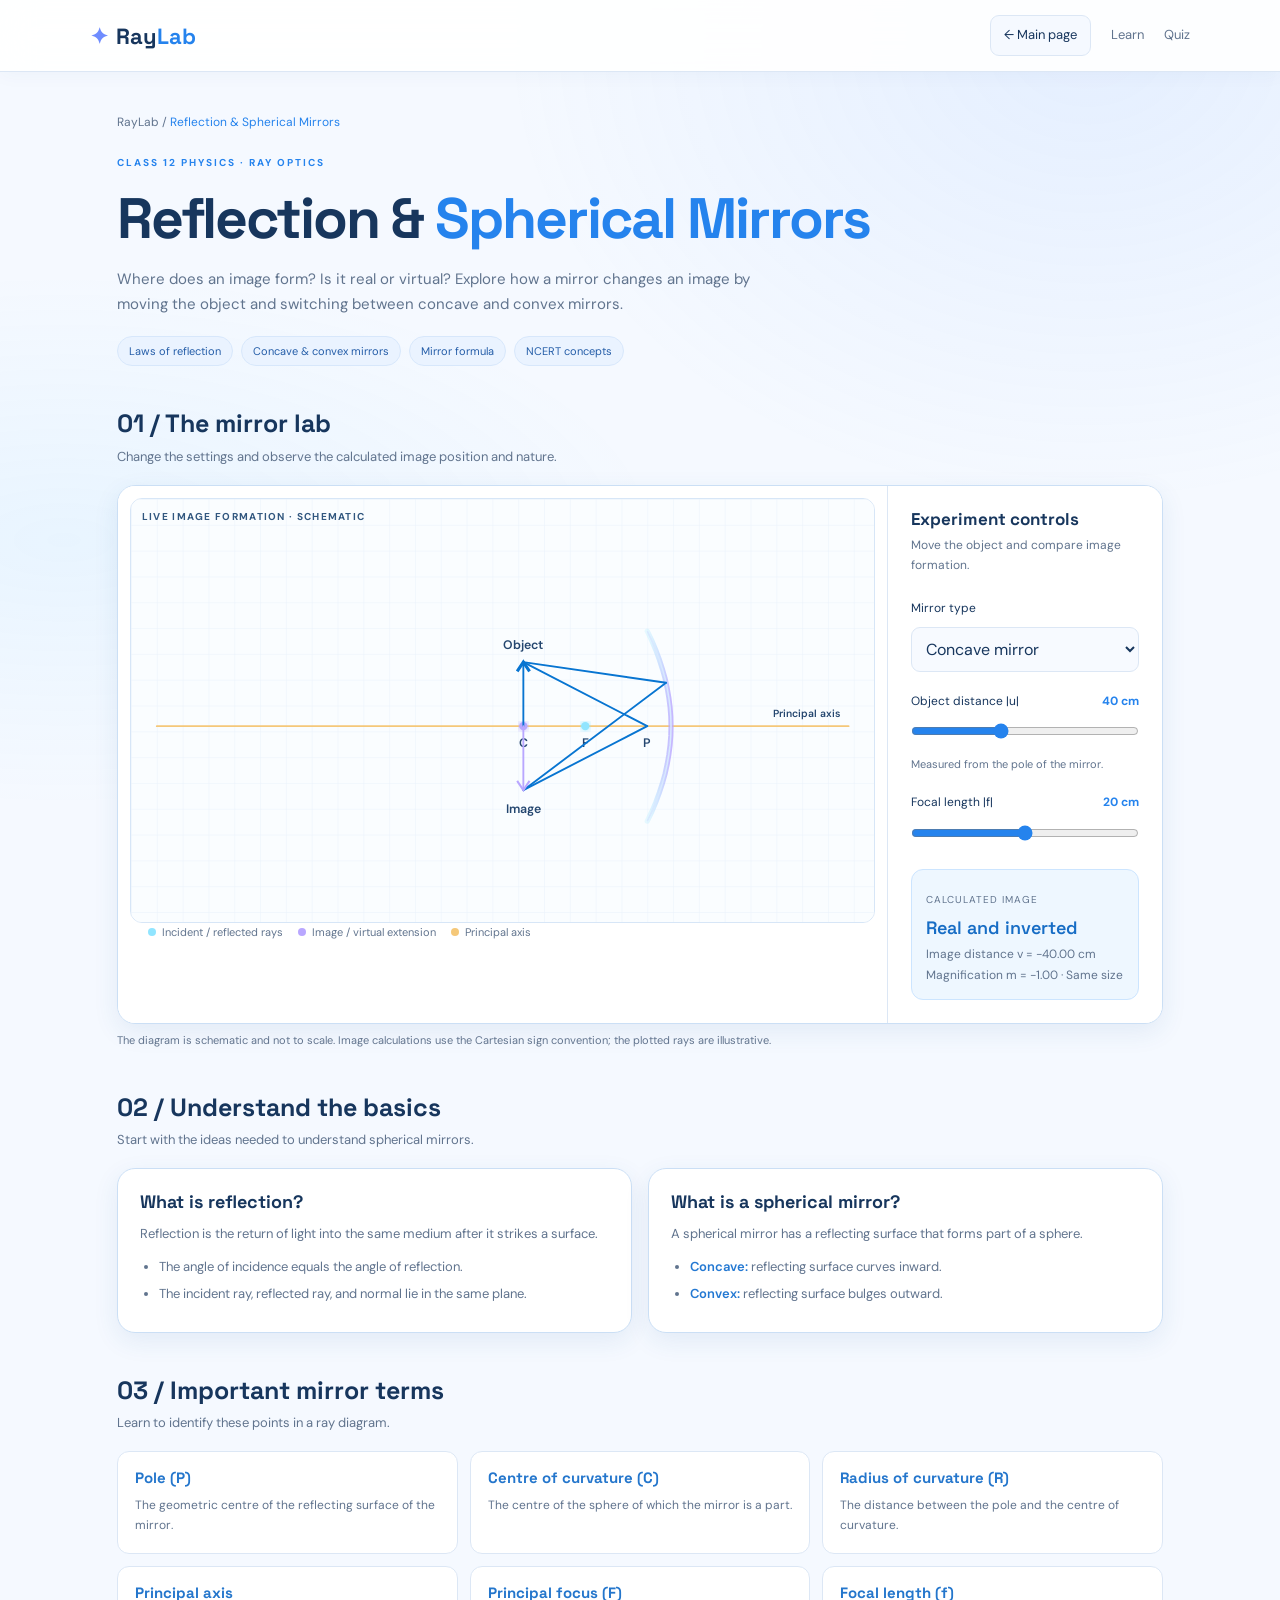
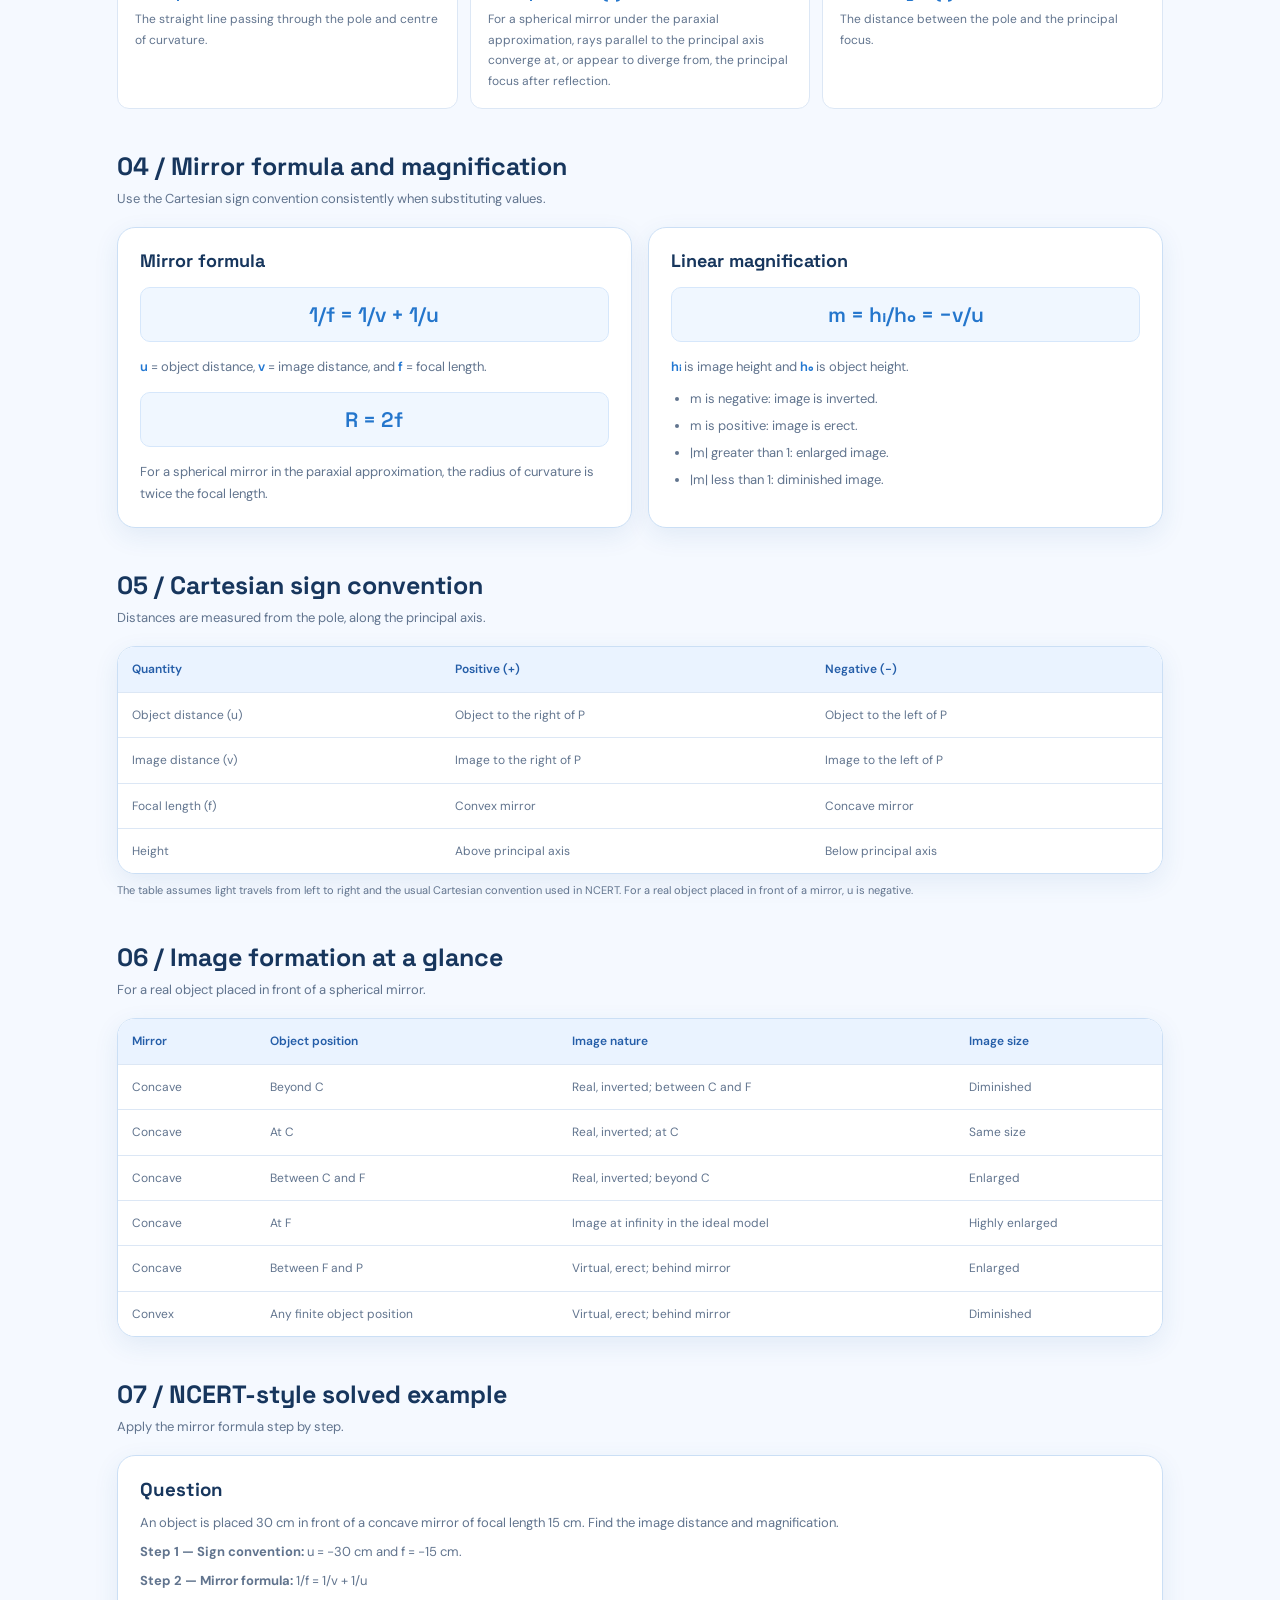
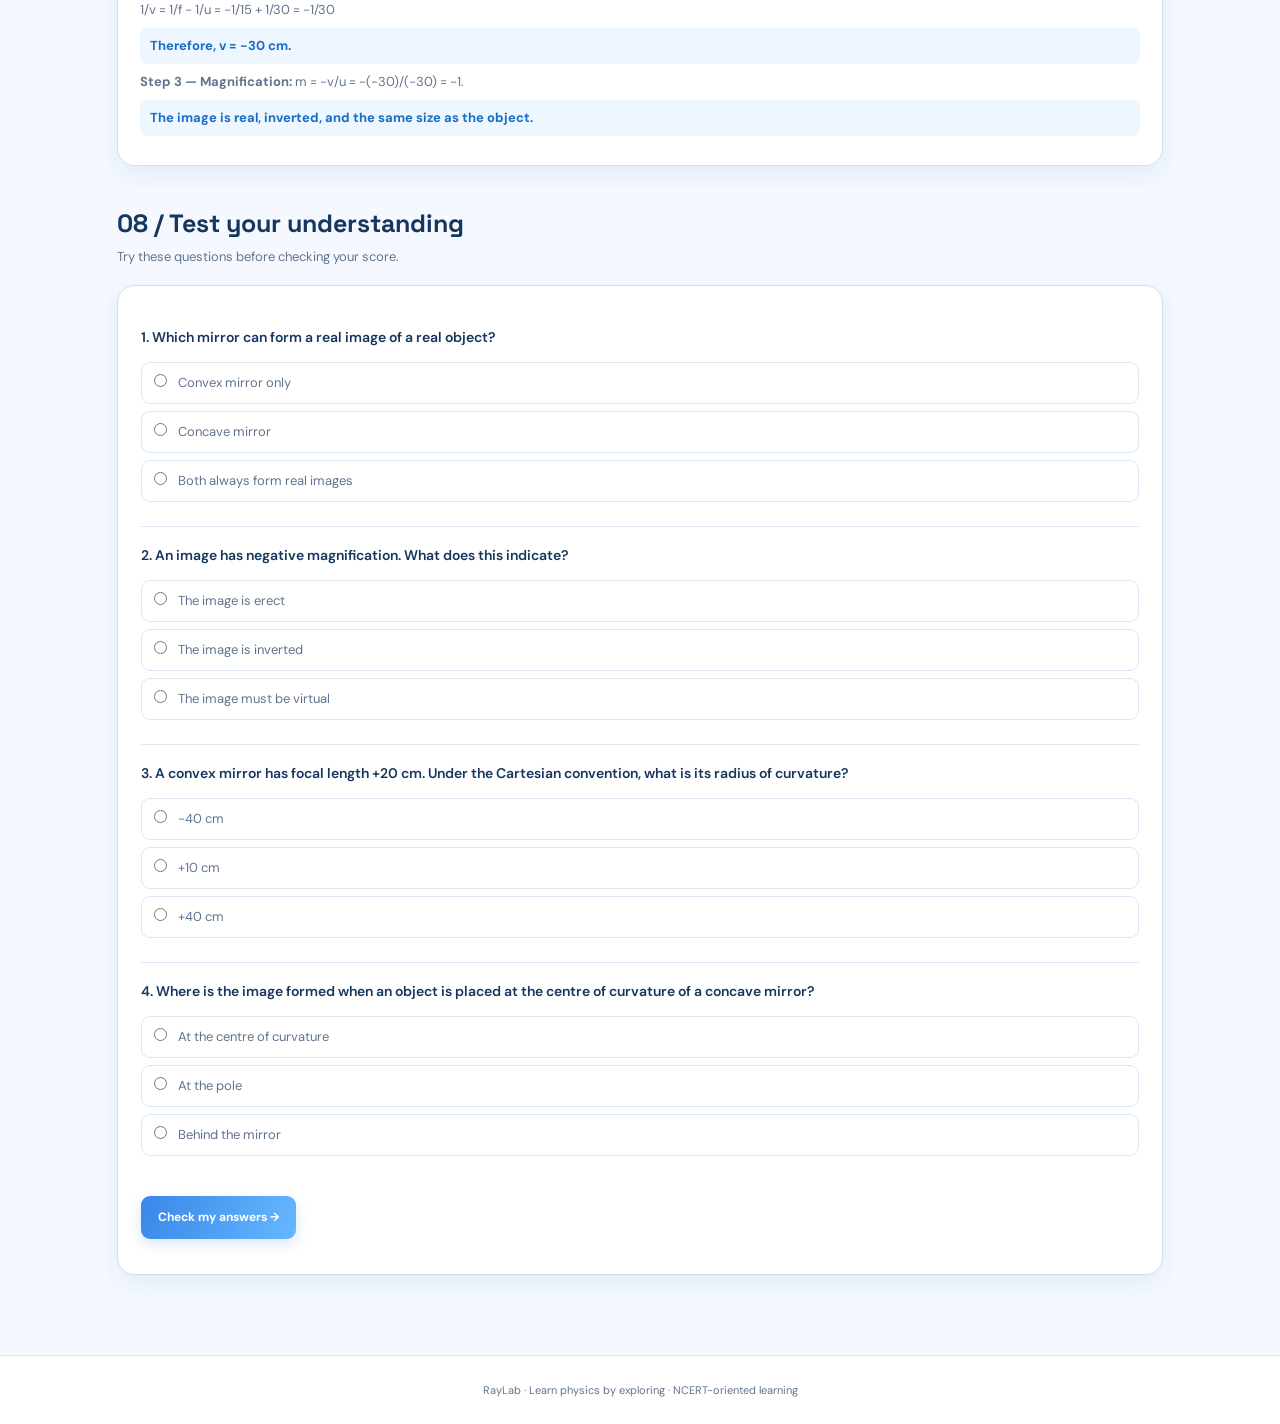
<file: mirrors.html>
<!DOCTYPE html>
<html lang="en">
<head>
<meta charset="UTF-8">
<meta name="viewport" content="width=device-width, initial-scale=1.0">
<title>Reflection & Spherical Mirrors | RayLab</title>
<link rel="preconnect" href="https://fonts.googleapis.com">
<link href="https://fonts.googleapis.com/css2?family=DM+Sans:wght@400;500;600;700&family=Space+Grotesk:wght@400;500;600;700&display=swap" rel="stylesheet">


<style>
:root {
  --bg: #f5f9ff;
  --panel: #ffffff;
  --panel2: #edf5ff;
  --text: #17365d;
  --muted: #61748e;
  --purple: #6e8cff;
  --blue: #2583ed;
  --border: #dce7f5;
}

* {
  box-sizing: border-box;
  margin: 0;
  padding: 0;
}

html {
  scroll-behavior: smooth;
  scroll-padding-top: 95px;
}

body {
  background: var(--bg);
  color: var(--text);
  font-family: "DM Sans", sans-serif;
  line-height: 1.7;
  overflow-x: hidden;
}

body::before {
  content: "";
  position: fixed;
  inset: 0;
  pointer-events: none;
  z-index: -1;
  background:
    radial-gradient(ellipse at 85% 5%,
      rgba(91, 155, 255, .10), transparent 38%),
    radial-gradient(ellipse at 5% 60%,
      rgba(74, 190, 255, .07), transparent 35%);
}

a {
  color: inherit;
  text-decoration: none;
}

button, input, select {
  font: inherit;
}

.navbar {
  position: sticky;
  top: 0;
  z-index: 20;
  min-height: 72px;
  padding: 0 7%;
  display: flex;
  align-items: center;
  justify-content: space-between;
  gap: 16px;
  background: rgba(255, 255, 255, .91);
  backdrop-filter: blur(18px);
  border-bottom: 1px solid var(--border);
  box-shadow: 0 3px 18px rgba(31, 78, 135, .04);
}

.logo {
  font: 700 22px "Space Grotesk", sans-serif;
  color: #17365d;
}

.logo span {
  color: var(--blue);
}

.logo b {
  color: var(--purple);
  margin-right: 8px;
}

.nav-right {
  display: flex;
  align-items: center;
  gap: 20px;
  color: var(--muted);
  font-size: 13px;
}

.nav-right a:hover {
  color: var(--blue);
}

.back-link {
  padding: 8px 13px;
  border: 1px solid var(--border);
  border-radius: 9px;
  color: var(--text);
  background: #f5f9ff;
  transition: .2s;
}

.back-link:hover {
  background: #e5f0ff;
  border-color: #a9c9f5;
}

main {
  max-width: 1200px;
  margin: auto;
  padding: 40px 6% 80px;
}

.breadcrumb {
  font-size: 12px;
  color: var(--muted);
  margin-bottom: 22px;
}

.breadcrumb span {
  color: var(--blue);
}

.hero {
  max-width: 780px;
  margin-bottom: 30px;
}

.eyebrow {
  color: var(--blue);
  font-size: 10px;
  font-weight: 700;
  letter-spacing: 2px;
  text-transform: uppercase;
}

h1, h2, h3 {
  font-family: "Space Grotesk", sans-serif;
  line-height: 1.25;
}

h1 {
  font-size: clamp(35px, 5vw, 57px);
  letter-spacing: -2px;
  margin: 12px 0;
  color: #17365d;
}

h1 span {
  color: var(--blue);
}

.hero p {
  max-width: 680px;
  color: var(--muted);
  font-size: 15px;
}

.tags {
  display: flex;
  flex-wrap: wrap;
  gap: 8px;
  margin-top: 18px;
}

.tag {
  border: 1px solid #d7e7fb;
  background: #eaf3ff;
  border-radius: 30px;
  padding: 5px 11px;
  color: #245da8;
  font-size: 11px;
}

.section-title {
  margin: 42px 0 17px;
}

.section-title h2 {
  font-size: 25px;
  margin-bottom: 6px;
  color: #17365d;
}

.section-title p {
  color: var(--muted);
  font-size: 13px;
}

.panel {
  border: 1px solid var(--border);
  border-radius: 18px;
  background: var(--panel);
  box-shadow: 0 8px 28px rgba(40, 82, 140, .055);
  overflow: hidden;
}

.sim-layout {
  display: grid;
  grid-template-columns: 1fr 275px;
}

.sim-stage {
  min-width: 0;
  padding: 12px;
  position: relative;
  background: #fafdff;
}

.sim-label {
  position: absolute;
  top: 22px;
  left: 24px;
  font-size: 10px;
  color: var(--muted);
  letter-spacing: 1.3px;
  z-index: 1;
}

#rayDiagram {
  width: 100%;
  height: auto;
  display: block;
  min-height: 260px;
  border-radius: 12px;
}

.controls {
  padding: 23px;
  border-left: 1px solid var(--border);
  background: #fff;
}

.controls h3 {
  font-size: 17px;
  margin-bottom: 5px;
}

.controls > p {
  font-size: 12px;
  color: var(--muted);
  margin-bottom: 22px;
}

.control {
  margin: 19px 0;
}

.control-head {
  display: flex;
  justify-content: space-between;
  gap: 10px;
  font-size: 12px;
  margin-bottom: 9px;
}

.control-head output {
  color: var(--blue);
  font-weight: 700;
}

input[type="range"] {
  width: 100%;
  accent-color: var(--blue);
  cursor: pointer;
}

select {
  width: 100%;
  padding: 10px;
  background: #f7faff;
  color: var(--text);
  border: 1px solid var(--border);
  border-radius: 9px;
  cursor: pointer;
}

.small-note {
  font-size: 11px;
  color: var(--muted);
  margin-top: 7px;
}

.result {
  border: 1px solid #cce5ff;
  background: #eef7ff;
  border-radius: 12px;
  padding: 14px;
  margin-top: 20px;
}

.result small {
  color: var(--muted);
  font-size: 10px;
  text-transform: uppercase;
  letter-spacing: 1px;
}

.result strong {
  display: block;
  font: 600 18px "Space Grotesk", sans-serif;
  margin: 5px 0;
  color: #176dc5;
}

.result p {
  font-size: 12px;
  color: var(--muted);
}

.sim-legend {
  display: flex;
  flex-wrap: wrap;
  gap: 15px;
  padding: 0 18px 17px;
  font-size: 11px;
  color: var(--muted);
}

.legend-dot {
  display: inline-block;
  width: 8px;
  height: 8px;
  border-radius: 50%;
  margin-right: 6px;
}

.two-col {
  display: grid;
  grid-template-columns: 1fr 1fr;
  gap: 16px;
}

.info-card {
  padding: 22px;
  transition: transform .2s, box-shadow .2s;
}

.info-card:hover {
  transform: translateY(-3px);
  box-shadow: 0 12px 30px rgba(40, 100, 180, .09);
}

.info-card h3 {
  font-size: 18px;
  margin-bottom: 10px;
  color: #17365d;
}

.info-card p,
.info-card li {
  color: var(--muted);
  font-size: 13px;
}

.info-card ul {
  padding-left: 19px;
  margin-top: 10px;
}

.info-card li {
  margin: 5px 0;
}

.accent {
  color: #2378d2;
  font-weight: 600;
}

.formula {
  margin: 14px 0;
  padding: 13px;
  text-align: center;
  border-radius: 10px;
  border: 1px solid #d6e7fb;
  background: #f0f7ff;
  font: 600 21px "Space Grotesk", sans-serif;
  color: #2476cc;
}

.definition-grid {
  display: grid;
  grid-template-columns: repeat(3, 1fr);
  gap: 12px;
}

.definition {
  padding: 17px;
  border: 1px solid var(--border);
  border-radius: 12px;
  background: #fff;
  transition: border-color .2s, transform .2s;
}

.definition:hover {
  border-color: #9bc9fa;
  transform: translateY(-2px);
}

.definition h3 {
  font-size: 15px;
  color: #2476cc;
  margin-bottom: 7px;
}

.definition p {
  font-size: 12px;
  color: var(--muted);
}

.table-wrap {
  overflow-x: auto;
}

table {
  border-collapse: collapse;
  width: 100%;
  font-size: 12px;
  min-width: 520px;
  background: #fff;
}

th, td {
  padding: 12px 14px;
  text-align: left;
  border-bottom: 1px solid var(--border);
}

th {
  color: #245da8;
  font-weight: 600;
  background: #eaf3ff;
}

td {
  color: #61748e;
}

tr:last-child td {
  border-bottom: 0;
}

tr:hover td {
  background: #f7faff;
}

.example {
  padding: 22px;
}

.example h3 {
  margin-bottom: 10px;
  color: #17365d;
}

.example p {
  font-size: 13px;
  color: var(--muted);
  margin: 7px 0;
}

.answer {
  color: #176dc5 !important;
  font-weight: 700;
  background: #eef7ff;
  border-radius: 7px;
  padding: 7px 10px;
}

.quiz {
  padding: 23px;
}

.quiz-question {
  padding: 17px 0;
  border-bottom: 1px solid var(--border);
}

.quiz-question:last-of-type {
  border-bottom: 0;
}

.quiz-question p {
  font-size: 14px;
  margin-bottom: 12px;
  font-weight: 600;
  color: #17365d;
}

.option {
  display: block;
  padding: 9px 12px;
  margin: 7px 0;
  border: 1px solid var(--border);
  border-radius: 9px;
  color: var(--muted);
  font-size: 13px;
  cursor: pointer;
  transition: background .2s, border-color .2s;
}

.option:hover {
  border-color: #83b7f2;
  background: #f0f7ff;
  color: #17365d;
}

.option input {
  accent-color: var(--blue);
  margin-right: 8px;
}

.btn {
  border: 0;
  border-radius: 9px;
  padding: 11px 17px;
  cursor: pointer;
  background: linear-gradient(110deg, #3987e8, #65b8ff);
  color: #fff;
  font-weight: 700;
  font-size: 12px;
  margin-top: 16px;
  box-shadow: 0 5px 14px rgba(57, 135, 232, .2);
  transition: transform .2s, box-shadow .2s;
}

.btn:hover {
  transform: translateY(-2px);
  box-shadow: 0 8px 20px rgba(57, 135, 232, .3);
}

#quizResult {
  margin-top: 12px;
  color: #176dc5;
  font-size: 13px;
  font-weight: 600;
}

.footer {
  padding: 25px 6%;
  border-top: 1px solid var(--border);
  background: #fff;
  color: var(--muted);
  font-size: 11px;
  text-align: center;
}

@media (max-width: 850px) {
  .sim-layout {
    grid-template-columns: 1fr;
  }

  .controls {
    border-left: 0;
    border-top: 1px solid var(--border);
  }

  .definition-grid {
    grid-template-columns: 1fr;
  }
}

@media (max-width: 600px) {
  main {
    padding: 28px 5% 60px;
  }

  .navbar {
    padding: 0 5%;
  }

  .nav-right {
    gap: 10px;
    font-size: 11px;
  }

  .nav-right .optional {
    display: none;
  }

  .two-col {
    grid-template-columns: 1fr;
  }

  .sim-stage {
    padding: 5px;
  }

  .sim-label {
    top: 12px;
    left: 13px;
  }

  .controls {
    padding: 18px;
  }
}

@media (prefers-reduced-motion: reduce) {
  html {
    scroll-behavior: auto;
  }

  *,
  *::before,
  *::after {
    transition: none !important;
  }
}
</style>

</head>

<body>
<nav class="navbar">
  <a href="index.html" class="logo"><b>✦</b>Ray<span>Lab</span></a>
  <div class="nav-right">
    <a href="index.html" class="back-link">← Main page</a>
    <a href="#learn" class="optional">Learn</a>
    <a href="#quiz" class="optional">Quiz</a>
  </div>
</nav>

<main>
  <div class="breadcrumb"><a href="index.html">RayLab</a> / <span>Reflection & Spherical Mirrors</span></div>

  <header class="hero">
    <div class="eyebrow">CLASS 12 PHYSICS · RAY OPTICS</div>
    <h1>Reflection & <span>Spherical Mirrors</span></h1>
    <p>Where does an image form? Is it real or virtual? Explore how a mirror changes an image by moving the object and switching between concave and convex mirrors.</p>
    <div class="tags">
      <span class="tag">Laws of reflection</span>
      <span class="tag">Concave & convex mirrors</span>
      <span class="tag">Mirror formula</span>
      <span class="tag">NCERT concepts</span>
    </div>
  </header>

  <section id="experiment">
    <div class="section-title">
      <h2>01 / The mirror lab</h2>
      <p>Change the settings and observe the calculated image position and nature.</p>
    </div>

    <div class="panel">
      <div class="sim-layout">
        <div class="sim-stage">
          <div class="sim-label">LIVE IMAGE FORMATION · SCHEMATIC</div>
          <svg id="rayDiagram" viewBox="0 0 720 410" role="img" aria-label="Schematic ray diagram of an object and its image near a spherical mirror">
            <defs>
              <pattern id="grid" width="25" height="25" patternUnits="userSpaceOnUse">
                <path d="M25 0H0V25" fill="none" stroke="#9abce5" stroke-opacity=".18" stroke-width="1"/>
              </pattern>
              <linearGradient id="mirrorGlow" x1="0" x2="1">
                <stop offset="0" stop-color="#91e5ff" stop-opacity=".2"/>
                <stop offset="1" stop-color="#b9a7ff" stop-opacity=".8"/>
              </linearGradient>
              <filter id="glow">
                <feGaussianBlur stdDeviation="3" result="blur"/>
                <feMerge><feMergeNode in="blur"/><feMergeNode in="SourceGraphic"/></feMerge>
              </filter>
            </defs>
            <rect width="720" height="410" fill="#fafdff"/>
            <rect width="720" height="410" fill="url(#grid)"/>
            <g id="diagram"></g>
          </svg>
          <div class="sim-legend">
            <span><i class="legend-dot" style="background:#91e5ff"></i>Incident / reflected rays</span>
            <span><i class="legend-dot" style="background:#b9a7ff"></i>Image / virtual extension</span>
            <span><i class="legend-dot" style="background:#f5c879"></i>Principal axis</span>
          </div>
        </div>

        <aside class="controls">
          <h3>Experiment controls</h3>
          <p>Move the object and compare image formation.</p>

          <div class="control">
            <div class="control-head"><label for="mirrorType">Mirror type</label></div>
            <select id="mirrorType">
              <option value="concave">Concave mirror</option>
              <option value="convex">Convex mirror</option>
            </select>
          </div>

          <div class="control">
            <div class="control-head">
              <label for="objectDistance">Object distance |u|</label>
              <output id="distanceValue">40 cm</output>
            </div>
            <input id="objectDistance" type="range" min="15" max="80" value="40">
            <div class="small-note">Measured from the pole of the mirror.</div>
          </div>

          <div class="control">
            <div class="control-head">
              <label for="focalLength">Focal length |f|</label>
              <output id="focalValue">20 cm</output>
            </div>
            <input id="focalLength" type="range" min="10" max="30" value="20">
          </div>

          <div class="result">
            <small>Calculated image</small>
            <strong id="imageNature">Real and inverted</strong>
            <p id="imagePosition">Image position: -40 cm</p>
            <p id="imageSize">Magnification: -1.00</p>
          </div>
        </aside>
      </div>
    </div>
    <p class="small-note">The diagram is schematic and not to scale. Image calculations use the Cartesian sign convention; the plotted rays are illustrative.</p>
  </section>

  <section id="learn">
    <div class="section-title">
      <h2>02 / Understand the basics</h2>
      <p>Start with the ideas needed to understand spherical mirrors.</p>
    </div>

    <div class="two-col">
      <article class="panel info-card">
        <h3>What is reflection?</h3>
        <p>Reflection is the return of light into the same medium after it strikes a surface.</p>
        <ul>
          <li>The angle of incidence equals the angle of reflection.</li>
          <li>The incident ray, reflected ray, and normal lie in the same plane.</li>
        </ul>
      </article>
      <article class="panel info-card">
        <h3>What is a spherical mirror?</h3>
        <p>A spherical mirror has a reflecting surface that forms part of a sphere.</p>
        <ul>
          <li><span class="accent">Concave:</span> reflecting surface curves inward.</li>
          <li><span class="accent">Convex:</span> reflecting surface bulges outward.</li>
        </ul>
      </article>
    </div>

    <div class="section-title">
      <h2>03 / Important mirror terms</h2>
      <p>Learn to identify these points in a ray diagram.</p>
    </div>

    <div class="definition-grid">
      <article class="definition">
        <h3>Pole (P)</h3>
        <p>The geometric centre of the reflecting surface of the mirror.</p>
      </article>
      <article class="definition">
        <h3>Centre of curvature (C)</h3>
        <p>The centre of the sphere of which the mirror is a part.</p>
      </article>
      <article class="definition">
        <h3>Radius of curvature (R)</h3>
        <p>The distance between the pole and the centre of curvature.</p>
      </article>
      <article class="definition">
        <h3>Principal axis</h3>
        <p>The straight line passing through the pole and centre of curvature.</p>
      </article>
      <article class="definition">
        <h3>Principal focus (F)</h3>
        <p>For a spherical mirror under the paraxial approximation, rays parallel to the principal axis converge at, or appear to diverge from, the principal focus after reflection.</p>
      </article>
      <article class="definition">
        <h3>Focal length (f)</h3>
        <p>The distance between the pole and the principal focus.</p>
      </article>
    </div>

    <div class="section-title">
      <h2>04 / Mirror formula and magnification</h2>
      <p>Use the Cartesian sign convention consistently when substituting values.</p>
    </div>

    <div class="two-col">
      <article class="panel info-card">
        <h3>Mirror formula</h3>
        <div class="formula">1/f = 1/v + 1/u</div>
        <p><span class="accent">u</span> = object distance, <span class="accent">v</span> = image distance, and <span class="accent">f</span> = focal length.</p>
        <div class="formula">R = 2f</div>
        <p>For a spherical mirror in the paraxial approximation, the radius of curvature is twice the focal length.</p>
      </article>
      <article class="panel info-card">
        <h3>Linear magnification</h3>
        <div class="formula">m = hᵢ/hₒ = −v/u</div>
        <p><span class="accent">hᵢ</span> is image height and <span class="accent">hₒ</span> is object height.</p>
        <ul>
          <li>m is negative: image is inverted.</li>
          <li>m is positive: image is erect.</li>
          <li>|m| greater than 1: enlarged image.</li>
          <li>|m| less than 1: diminished image.</li>
        </ul>
      </article>
    </div>

    <div class="section-title">
      <h2>05 / Cartesian sign convention</h2>
      <p>Distances are measured from the pole, along the principal axis.</p>
    </div>

    <div class="panel table-wrap">
      <table>
        <thead><tr><th>Quantity</th><th>Positive (+)</th><th>Negative (−)</th></tr></thead>
        <tbody>
          <tr><td>Object distance (u)</td><td>Object to the right of P</td><td>Object to the left of P</td></tr>
          <tr><td>Image distance (v)</td><td>Image to the right of P</td><td>Image to the left of P</td></tr>
          <tr><td>Focal length (f)</td><td>Convex mirror</td><td>Concave mirror</td></tr>
          <tr><td>Height</td><td>Above principal axis</td><td>Below principal axis</td></tr>
        </tbody>
      </table>
    </div>
    <p class="small-note">The table assumes light travels from left to right and the usual Cartesian convention used in NCERT. For a real object placed in front of a mirror, u is negative.</p>

    <div class="section-title">
      <h2>06 / Image formation at a glance</h2>
      <p>For a real object placed in front of a spherical mirror.</p>
    </div>

    <div class="panel table-wrap">
      <table>
        <thead><tr><th>Mirror</th><th>Object position</th><th>Image nature</th><th>Image size</th></tr></thead>
        <tbody>
          <tr><td>Concave</td><td>Beyond C</td><td>Real, inverted; between C and F</td><td>Diminished</td></tr>
          <tr><td>Concave</td><td>At C</td><td>Real, inverted; at C</td><td>Same size</td></tr>
          <tr><td>Concave</td><td>Between C and F</td><td>Real, inverted; beyond C</td><td>Enlarged</td></tr>
          <tr><td>Concave</td><td>At F</td><td>Image at infinity in the ideal model</td><td>Highly enlarged</td></tr>
          <tr><td>Concave</td><td>Between F and P</td><td>Virtual, erect; behind mirror</td><td>Enlarged</td></tr>
          <tr><td>Convex</td><td>Any finite object position</td><td>Virtual, erect; behind mirror</td><td>Diminished</td></tr>
        </tbody>
      </table>
    </div>

    <div class="section-title">
      <h2>07 / NCERT-style solved example</h2>
      <p>Apply the mirror formula step by step.</p>
    </div>

    <article class="panel example">
      <h3>Question</h3>
      <p>An object is placed 30 cm in front of a concave mirror of focal length 15 cm. Find the image distance and magnification.</p>
      <p><b>Step 1 — Sign convention:</b> u = −30 cm and f = −15 cm.</p>
      <p><b>Step 2 — Mirror formula:</b> 1/f = 1/v + 1/u</p>
      <p>1/v = 1/f − 1/u = −1/15 + 1/30 = −1/30</p>
      <p class="answer">Therefore, v = −30 cm.</p>
      <p><b>Step 3 — Magnification:</b> m = −v/u = −(−30)/(−30) = −1.</p>
      <p class="answer">The image is real, inverted, and the same size as the object.</p>
    </article>

    <section id="quiz">
      <div class="section-title">
        <h2>08 / Test your understanding</h2>
        <p>Try these questions before checking your score.</p>
      </div>
      <div class="panel quiz">
        <div class="quiz-question">
          <p>1. Which mirror can form a real image of a real object?</p>
          <label class="option"><input type="radio" name="q1" value="a"> Convex mirror only</label>
          <label class="option"><input type="radio" name="q1" value="b"> Concave mirror</label>
          <label class="option"><input type="radio" name="q1" value="c"> Both always form real images</label>
        </div>
        <div class="quiz-question">
          <p>2. An image has negative magnification. What does this indicate?</p>
          <label class="option"><input type="radio" name="q2" value="a"> The image is erect</label>
          <label class="option"><input type="radio" name="q2" value="b"> The image is inverted</label>
          <label class="option"><input type="radio" name="q2" value="c"> The image must be virtual</label>
        </div>
        <div class="quiz-question">
          <p>3. A convex mirror has focal length +20 cm. Under the Cartesian convention, what is its radius of curvature?</p>
          <label class="option"><input type="radio" name="q3" value="a"> −40 cm</label>
          <label class="option"><input type="radio" name="q3" value="b"> +10 cm</label>
          <label class="option"><input type="radio" name="q3" value="c"> +40 cm</label>
        </div>
        <div class="quiz-question">
          <p>4. Where is the image formed when an object is placed at the centre of curvature of a concave mirror?</p>
          <label class="option"><input type="radio" name="q4" value="a"> At the centre of curvature</label>
          <label class="option"><input type="radio" name="q4" value="b"> At the pole</label>
          <label class="option"><input type="radio" name="q4" value="c"> Behind the mirror</label>
        </div>
        <button class="btn" id="checkQuiz">Check my answers →</button>
        <p id="quizResult" aria-live="polite"></p>
      </div>
    </section>
  </section>
</main>

<footer class="footer">RayLab · Learn physics by exploring · NCERT-oriented learning</footer>

<script>
const typeInput = document.getElementById("mirrorType");
const distanceInput = document.getElementById("objectDistance");
const focalInput = document.getElementById("focalLength");
const diagram = document.getElementById("diagram");

function line(x1,y1,x2,y2,color,width=2,dash=""){
  return `<line x1="${x1}" y1="${y1}" x2="${x2}" y2="${y2}"
    stroke="${color}" stroke-width="${width}" ${dash ? `stroke-dasharray="${dash}"` : ""} stroke-linecap="round"/>`;
}
function text(x,y,str,color="#a4abc4",size=12,anchor="middle"){
  return `<text x="${x}" y="${y}" fill="${color}" font-size="${size}" text-anchor="${anchor}" font-family="DM Sans, sans-serif">${str}</text>`;
}
function dot(x,y,color){
  return `<circle cx="${x}" cy="${y}" r="4" fill="${color}" filter="url(#glow)"/>`;
}
function render(){
  const concave = typeInput.value === "concave";
  const d = Number(distanceInput.value);
  const fmag = Number(focalInput.value);
  const u = -d;
  const f = concave ? -fmag : fmag;
  const v = (f*u)/(u-f);
  const m = -v/u;

  document.getElementById("distanceValue").textContent = d + " cm";
  document.getElementById("focalValue").textContent = fmag + " cm";

  const poleX = 500, axisY = 220, scale = 3;
  const fx = poleX + f*scale;
  const cx = poleX + 2*f*scale;
  const objX = poleX + u*scale;
  const imageX = poleX + v*scale;
  const objectH = 62;
  const imageH = Math.max(-130,Math.min(130,m*objectH));
  const real = concave && d > fmag;
  const virtual = !real;
  const visibleImageX = Math.max(24,Math.min(696,imageX));
  const visibleImageY = axisY-imageH;

  let s = "";

  // Principal axis and mirror
  s += line(25,axisY,695,axisY,"#f5c879",1.2);
  s += text(687,axisY-9,"Principal axis","#f5c879",10,"end");

  // Mirror surface: schematic curved line
  let mirrorPath = "";
  for(let i=0;i<=20;i++){
    const yy=axisY-92+i*9.2;
    const t=(yy-axisY)/92;
    const xx=concave ? poleX+23*(1-t*t) : poleX-23*(1-t*t);
    mirrorPath += `${i===0?"M":"L"}${xx.toFixed(1)},${yy.toFixed(1)} `;
  }
  s += `<path d="${mirrorPath}" fill="none" stroke="url(#mirrorGlow)" stroke-width="5" stroke-linecap="round"/>`;
  s += `<path d="${mirrorPath}" fill="none" stroke="#d8e9ff" stroke-width="1.5"/>`;
  s += text(poleX,axisY+20,"P","#f5c879",12);

  // F and C are positioned by the signed focal length
  if(Math.abs(fx)>28 && fx<690){
    s += dot(fx,axisY,"#91e5ff")+text(fx,axisY+20,"F","#91e5ff",12);
  }
  if(Math.abs(cx)>28 && cx<690){
    s += dot(cx,axisY,"#b9a7ff")+text(cx,axisY+20,"C","#b9a7ff",12);
  }

  // Object arrow
  const objTop=axisY-objectH;
  s += line(objX,axisY,objX,objTop,"#91e5ff",3);
  s += `<path d="M${objX-6},${objTop+9} L${objX},${objTop} L${objX+6},${objTop+9}" fill="none" stroke="#91e5ff" stroke-width="2"/>`;
  s += text(objX,objTop-13,"Object","#91e5ff",12);

  // Approximate illustrative ray paths; the image calculation is exact
  const hitY = axisY-42;
  const hitX = poleX + (concave ? 23 : -23)*(1-Math.pow((hitY-axisY)/92,2));
  const rayColor="#91e5ff";
  s += line(objX,objTop,hitX,hitY,rayColor,1.8);
  if(real){
    s += line(hitX,hitY,visibleImageX,visibleImageY,rayColor,1.8);
    s += line(objX,objTop,poleX,axisY,rayColor,1.3);
    s += line(poleX,axisY,visibleImageX,visibleImageY,rayColor,1.3);
  } else {
    const extX=Math.max(20,Math.min(695,visibleImageX));
    s += line(hitX,hitY,poleX+4,axisY+8,rayColor,1.8);
    s += line(poleX+4,axisY+8,Math.min(695,extX),visibleImageY,"#b9a7ff",1.4,"5 5");
    s += line(objX,objTop,poleX,axisY,rayColor,1.3);
    s += line(poleX,axisY,Math.min(695,extX),visibleImageY,"#b9a7ff",1.4,"5 5");
  }

  // Image arrow; clamp to diagram so extreme values don't break layout
  const safeH = Math.max(-125,Math.min(125,imageH));
  const safeX = Math.max(24,Math.min(680,imageX));
  const safeTop = axisY-safeH;
  s += line(safeX,axisY,safeX,safeTop, "#b9a7ff",3, virtual?"5 4":"");
  if(safeH>=0){
    s += `<path d="M${safeX-6},${safeTop+9} L${safeX},${safeTop} L${safeX+6},${safeTop+9}" fill="none" stroke="#b9a7ff" stroke-width="2"/>`;
  } else {
    s += `<path d="M${safeX-6},${safeTop-9} L${safeX},${safeTop} L${safeX+6},${safeTop-9}" fill="none" stroke="#b9a7ff" stroke-width="2"/>`;
  }
  s += text(safeX, safeH>=0?safeTop-13:safeTop+22,"Image","#b9a7ff",12);

  diagram.innerHTML=s;

  const nature = real ? "Real and inverted" : "Virtual and erect";
  document.getElementById("imageNature").textContent=nature;
  document.getElementById("imagePosition").textContent =
    "Image distance v = " + v.toFixed(2) + " cm";
  document.getElementById("imageSize").textContent =
    "Magnification m = " + m.toFixed(2) + (Math.abs(m)>1.01 ? " · Enlarged" : Math.abs(m)<0.99 ? " · Diminished" : " · Same size");
}

[typeInput,distanceInput,focalInput].forEach(el=>el.addEventListener("input",render));
render();

document.getElementById("checkQuiz").addEventListener("click",()=>{
  const answers={q1:"b",q2:"b",q3:"c",q4:"a"};
  let score=0,attempted=0;
  for(const q in answers){
    const selected=document.querySelector(`input[name="${q}"]:checked`);
    if(selected) attempted++;
    if(selected && selected.value===answers[q]) score++;
  }
  const result=document.getElementById("quizResult");
  if(attempted<4){
    result.textContent=`You've answered ${attempted}/4 questions. Complete all four to check your score.`;
  } else {
    result.textContent=`Your score: ${score}/4. ${score===4?"Excellent work! ✨":"Review the relevant sections and try again."}`;
  }
});
</script>
</body>
</html>

<style>
/* ===== RayLab: clearer mirror diagram ===== */

#rayDiagram {
  background: #ffffff !important;
  border: 1px solid #d7e6f7;
  border-radius: 12px;
}

/* Darker, clearer SVG labels */
#rayDiagram text {
  fill: #24466f;
  font-weight: 600;
}

/* Stronger principal axis and guide lines */
#rayDiagram line {
  stroke-width: 1.8;
}

/* Make the diagram easier to read */
.sim-stage {
  background: #ffffff !important;
}

.sim-label {
  color: #31577f !important;
  font-weight: 700;
}

/* Clearer experiment panel */
.panel {
  border-color: #cbdff5;
  box-shadow: 0 8px 26px rgba(29, 86, 155, 0.09);
}
</style>

<script>
/* Improve ray visibility after each simulation redraw */
(function () {
  const diagram = document.getElementById("rayDiagram");
  if (!diagram) return;

  function improveDiagram() {
    diagram.querySelectorAll("path, line, polyline").forEach(el => {
      const stroke = (el.getAttribute("stroke") || "").toLowerCase();

      if (!stroke || stroke === "none") return;

      /* Keep dashed virtual extensions dashed */
      if (el.getAttribute("stroke-dasharray")) {
        el.setAttribute("stroke", "#7540C8");
        el.setAttribute("stroke-width", "2.5");
      } else if (
        stroke.includes("91e5ff") ||
        stroke.includes("2583ed") ||
        stroke.includes("00") ||
        stroke.includes("cyan")
      ) {
        el.setAttribute("stroke", "#0875D1");
        el.setAttribute("stroke-width", "3");
      }
    });

    diagram.querySelectorAll("text").forEach(el => {
      el.setAttribute("fill", "#24466F");
    });
  }

  improveDiagram();

  /* Watch for the simulation redrawing its SVG */
  new MutationObserver(improveDiagram).observe(diagram, {
    childList: true,
    subtree: true
  });
})();
</script>
</file>
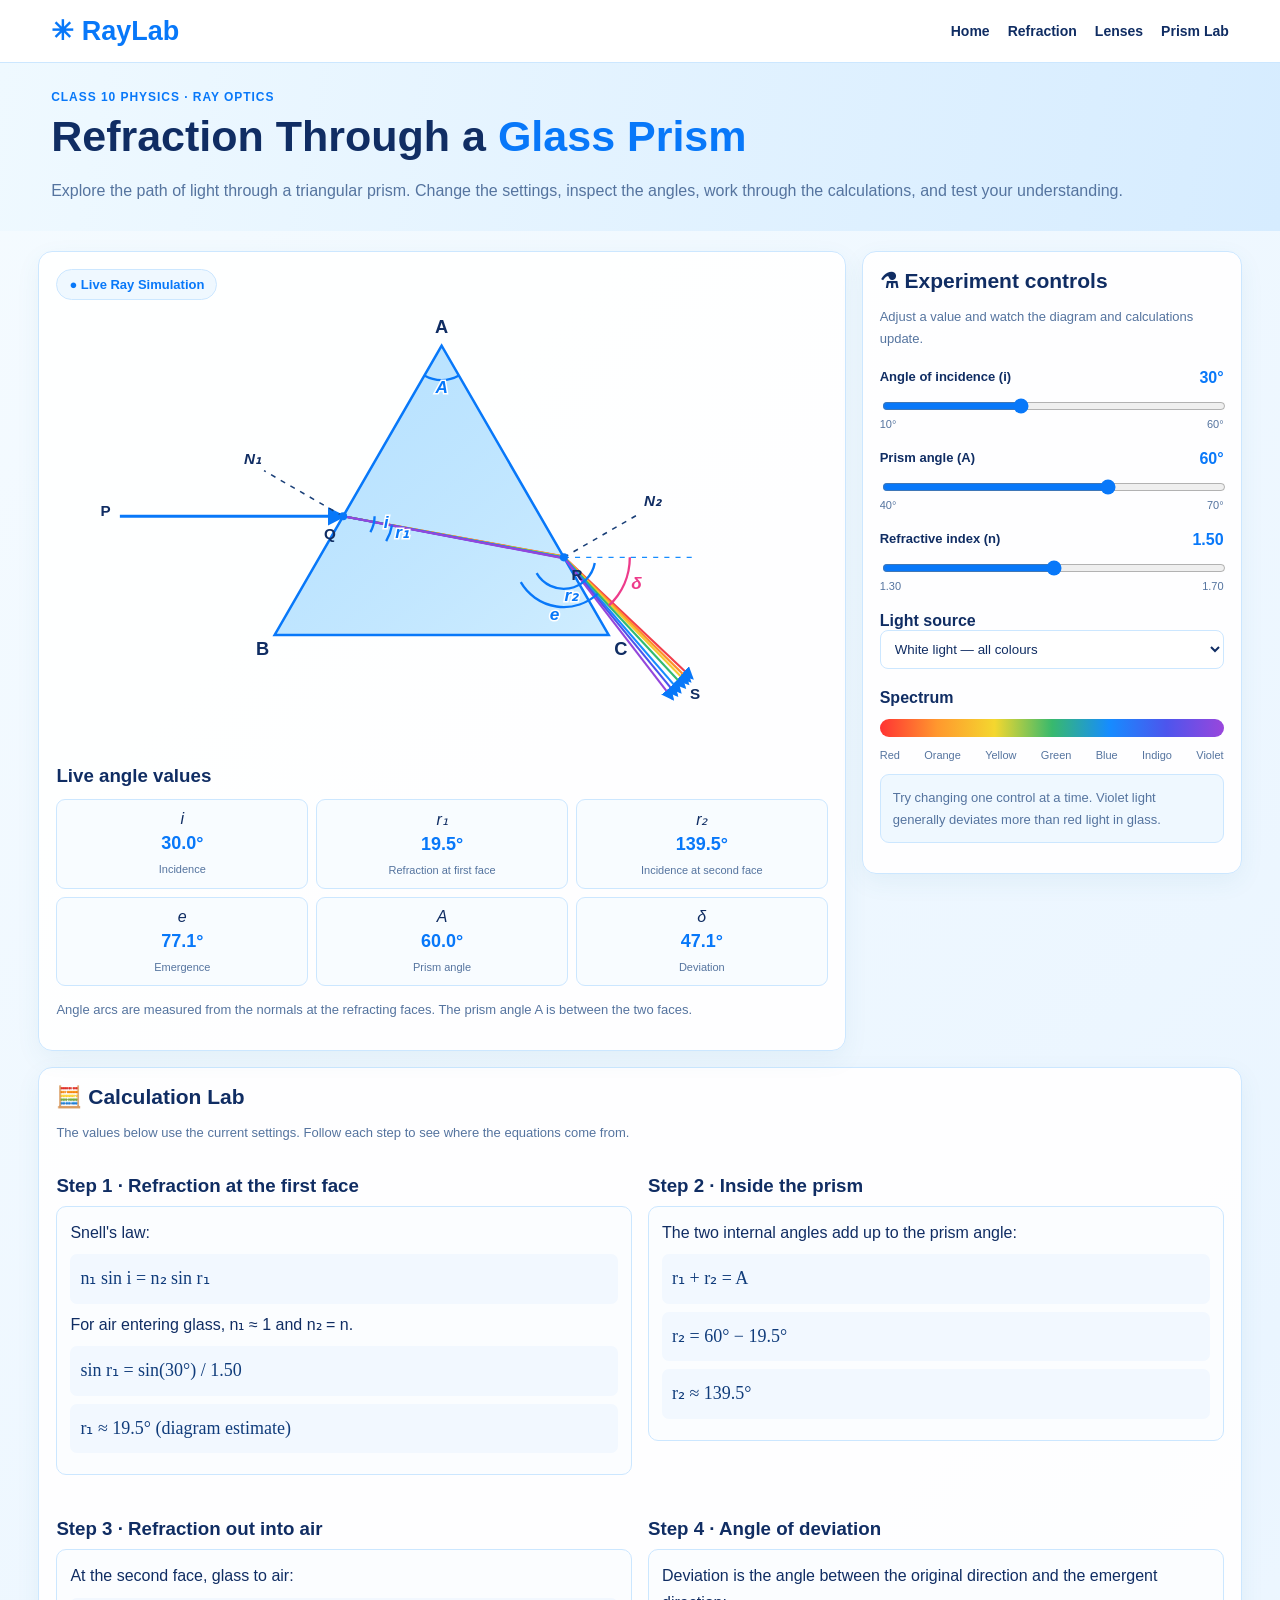
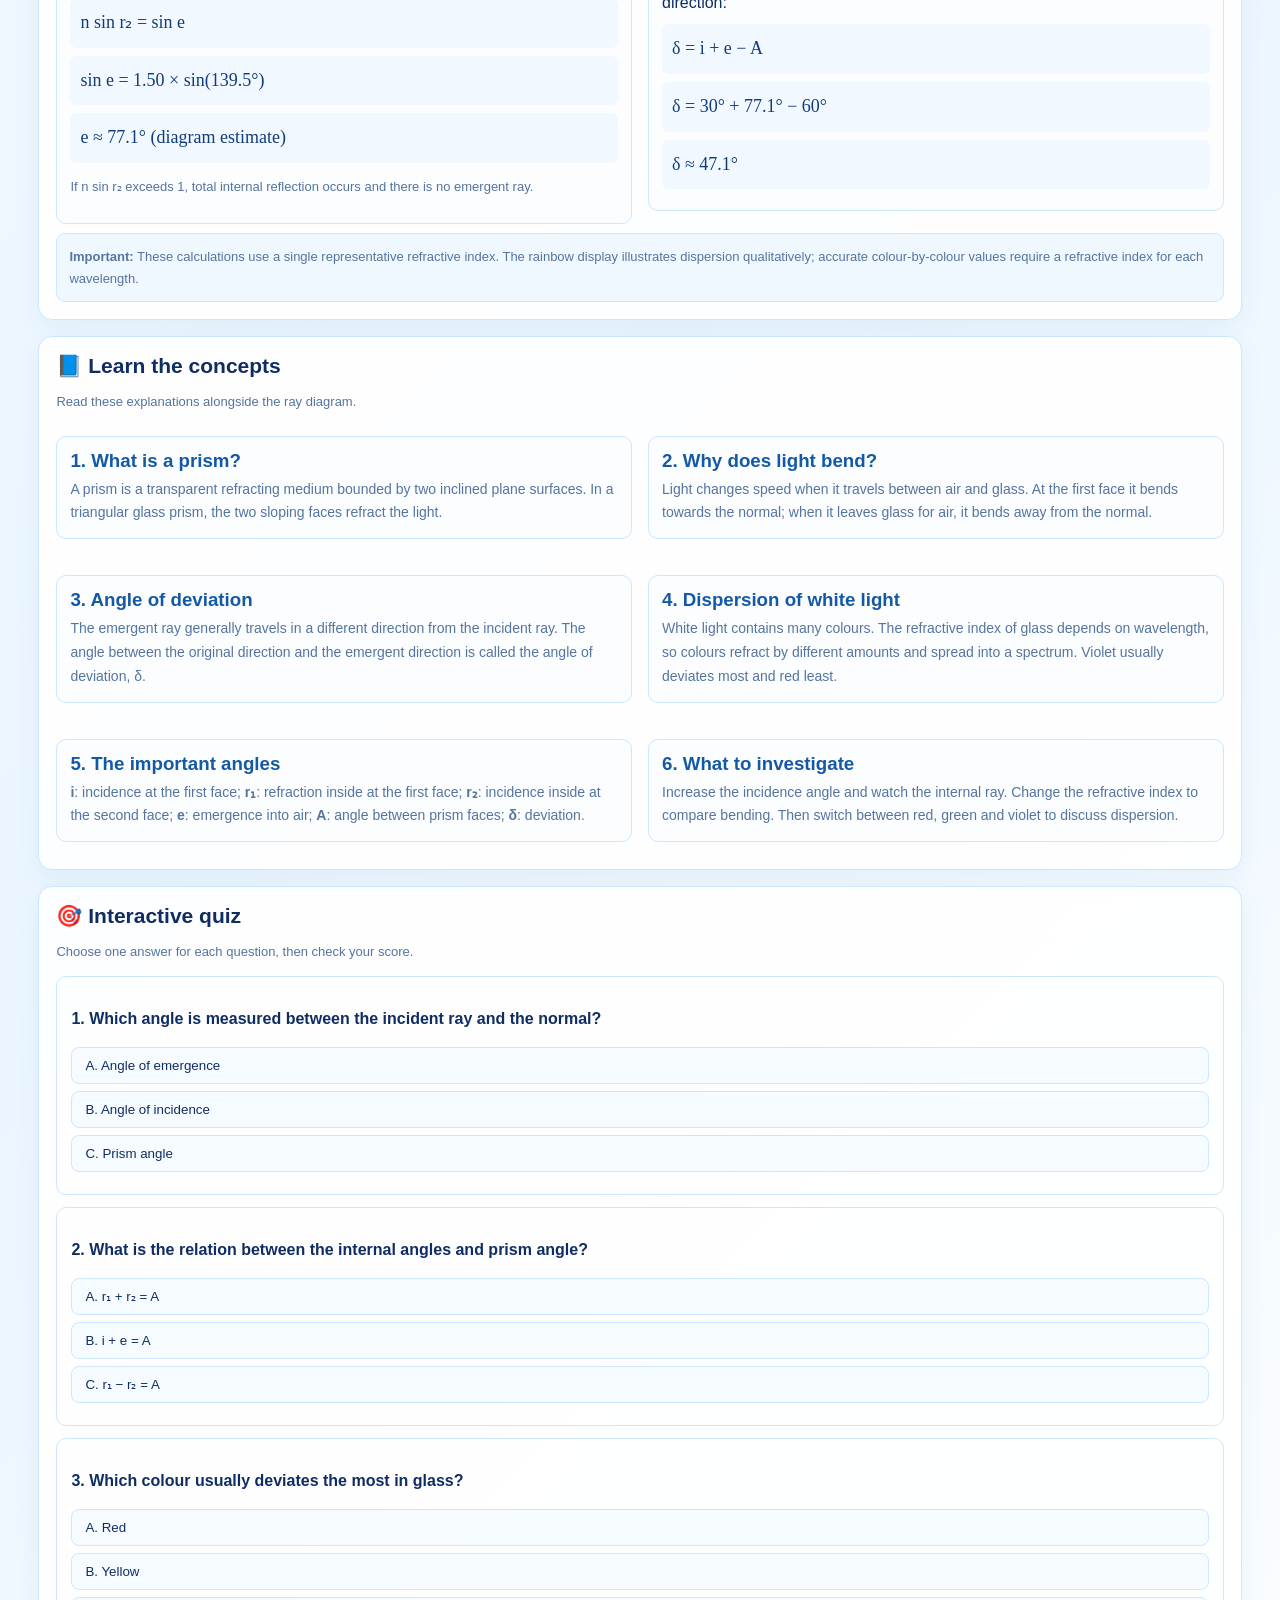
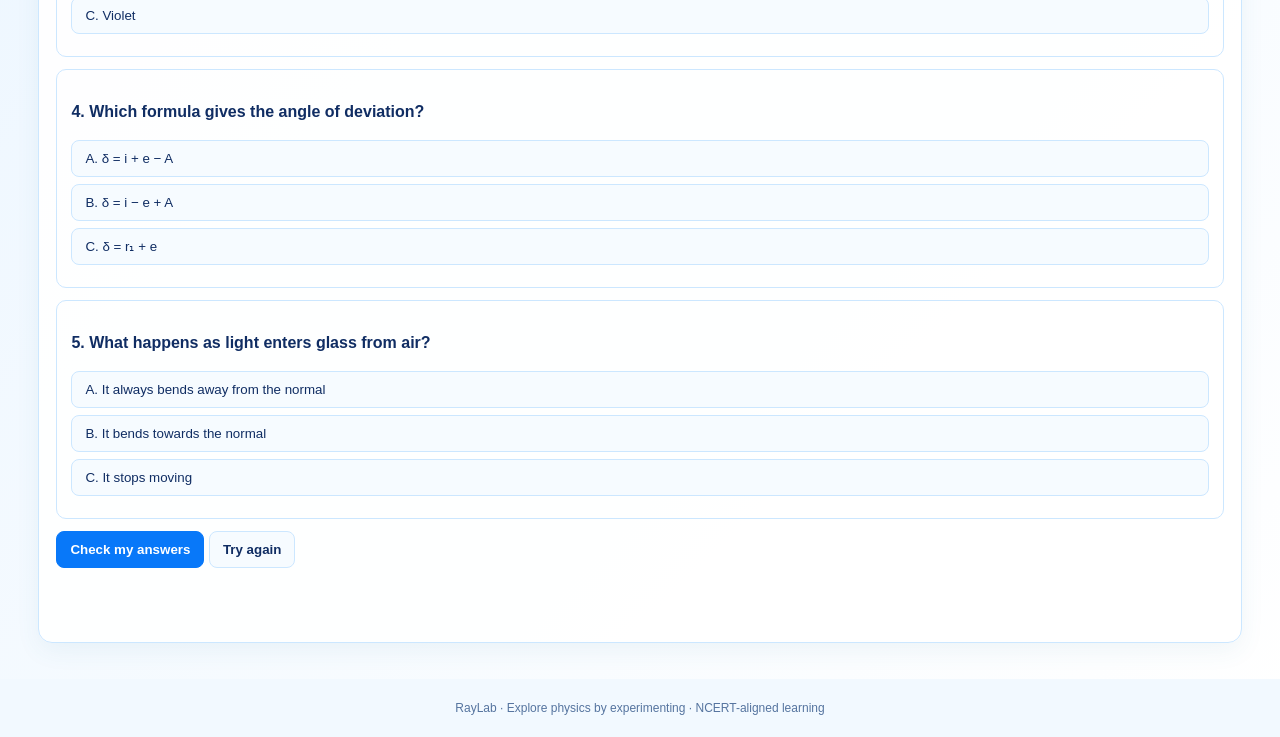
<file: prism.html>
<!DOCTYPE html>
<html lang="en">
<head>
<meta charset="UTF-8">
<meta name="viewport" content="width=device-width, initial-scale=1.0">
<title>RayLab | Prism Lab</title>
<style>
:root{--blue:#0878f9;--navy:#102d63;--muted:#55749f;--line:#cce7ff;--pale:#eff8ff;--green:#16834b;--red:#c43d4b}
*{box-sizing:border-box}
body{margin:0;font-family:"Segoe UI",Arial,sans-serif;color:var(--navy);background:linear-gradient(135deg,#f5fbff,#eaf5ff,#fff)}
header{display:flex;align-items:center;justify-content:space-between;gap:14px;flex-wrap:wrap;padding:15px 4%;background:#fff;border-bottom:1px solid var(--line)}
.brand{font-size:27px;font-weight:850;color:var(--blue)}
nav{display:flex;gap:18px;flex-wrap:wrap}
nav a{text-decoration:none;color:var(--navy);font-weight:650;font-size:14px}
.hero{padding:27px 4%;background:linear-gradient(100deg,#eff9ff,#d6ecff)}
.eyebrow{font-size:12px;font-weight:800;color:var(--blue);letter-spacing:.08em;text-transform:uppercase}
h1{font-size:clamp(28px,4vw,43px);margin:8px 0}
h1 span{color:var(--blue)}
.hero p{color:var(--muted);line-height:1.7;margin-bottom:0}
.wrap{max-width:1500px;margin:auto;padding:20px 3%}
.layout{display:grid;grid-template-columns:minmax(0,1.7fr) minmax(280px,.8fr);gap:16px;align-items:start}
.panel{background:#ffffffed;border:1px solid var(--line);border-radius:14px;padding:17px;box-shadow:0 8px 24px #3679a012;margin-bottom:16px}
.panel h2{margin:0 0 8px;font-size:21px}
.panel h3{margin:18px 0 9px}
.sub{color:var(--muted);font-size:13px;line-height:1.65}
.pill{display:inline-block;background:var(--pale);border:1px solid var(--line);color:var(--blue);padding:7px 12px;border-radius:22px;font-weight:750;font-size:13px}
svg{width:100%;height:auto;display:block}
svg text{font-family:"Segoe UI",Arial,sans-serif}
.angle-grid{display:grid;grid-template-columns:repeat(3,minmax(0,1fr));gap:8px;margin-top:12px}
.angle{padding:10px 4px;border:1px solid var(--line);border-radius:9px;background:#f8fcff;text-align:center}
.angle strong{display:block;color:var(--blue);font-size:18px;margin:5px 0}
.angle small{font-size:11px;color:var(--muted)}
.control{margin:20px 0}
.control-head{display:flex;justify-content:space-between;gap:10px;font-size:13px;font-weight:700;margin-bottom:9px}
.control output{font-size:16px;color:var(--blue)}
input[type=range]{width:100%;accent-color:var(--blue)}
.range-labels{display:flex;justify-content:space-between;color:var(--muted);font-size:11px}
select{width:100%;padding:10px;border:1px solid var(--line);border-radius:8px;background:white;color:var(--navy)}
.spectrum{height:18px;border-radius:20px;margin:12px 0;background:linear-gradient(90deg,#f33,#ff982e,#f4d72f,#38b96d,#168cff,#4d55ed,#9946dc)}
.colors{display:flex;justify-content:space-between;gap:6px;flex-wrap:wrap;color:var(--muted);font-size:11px}
.note,.formula{background:var(--pale);border:1px solid var(--line);padding:12px;border-radius:9px;color:var(--muted);font-size:13px;line-height:1.65}
.grid2{display:grid;grid-template-columns:1fr 1fr;gap:16px}
.step{padding:13px;border:1px solid var(--line);border-radius:10px;background:#fbfdff;margin:9px 0;line-height:1.65}
.step b{color:var(--blue)}
.math{font-family:Cambria,Georgia,serif;font-size:18px;color:#103c7b;background:#f2f8ff;padding:10px;border-radius:7px;margin:8px 0;overflow-wrap:anywhere}
.concept{border:1px solid var(--line);border-radius:10px;padding:13px;margin:10px 0;background:#fbfdff}
.concept h3{margin:0 0 6px;color:#1459a5}
.concept p{margin:0;color:var(--muted);line-height:1.7;font-size:14px}
.question{border:1px solid var(--line);border-radius:10px;padding:14px;margin:12px 0}
.question p{font-weight:700;line-height:1.5}
.option{display:block;width:100%;text-align:left;margin:7px 0;font-weight:500}
.option.correct{background:#e9f9ef;border-color:#64bd87}
.option.wrong{background:#fff0f1;border-color:#e5a0a8}
#quizResult{font-weight:750;line-height:1.6;min-height:25px}
.tabs button,button{border:1px solid var(--line);background:#f6fbff;color:var(--navy);border-radius:8px;padding:10px 13px;cursor:pointer;font-weight:650}
button:hover{border-color:var(--blue);background:#e9f5ff}
.primary{background:var(--blue);color:#fff;border-color:var(--blue)}
footer{text-align:center;padding:22px;background:#f2f9ff;color:var(--muted);font-size:12px}
@media(max-width:900px){.layout,.grid2{grid-template-columns:1fr}}
@media(max-width:500px){.wrap{padding:12px}.panel{padding:12px}.angle-grid{grid-template-columns:repeat(2,minmax(0,1fr))}nav{gap:11px}}
</style>
</head>
<body>
<header>
  <div class="brand">✳ RayLab</div>
  <nav>
    <a href="index.html">Home</a>
    <a href="refraction.html">Refraction</a>
    <a href="lenses.html">Lenses</a>
    <a href="prism.html">Prism Lab</a>
  </nav>
</header>

<section class="hero">
  <div class="eyebrow">Class 10 Physics · Ray Optics</div>
  <h1>Refraction Through a <span>Glass Prism</span></h1>
  <p>Explore the path of light through a triangular prism. Change the settings, inspect the angles, work through the calculations, and test your understanding.</p>
</section>

<main class="wrap">
<div class="layout">
<section class="panel">
  <div class="pill">● Live Ray Simulation</div>
  <svg id="diagram" viewBox="0 0 760 440" role="img" aria-label="Interactive prism ray diagram">
    <defs>
      <linearGradient id="glass" x1="0" y1="0" x2="1" y2="1">
        <stop offset="0%" stop-color="#80caff" stop-opacity=".55"/>
        <stop offset="100%" stop-color="#c7eaff" stop-opacity=".85"/>
      </linearGradient>
      <marker id="arrow" markerWidth="7" markerHeight="7" refX="5" refY="3" orient="auto">
        <path d="M0 0 L6 3 L0 6" fill="#0878f9"/>
      </marker>
    </defs>
    <g id="drawing"></g>
  </svg>

  <h3>Live angle values</h3>
  <div class="angle-grid">
    <div class="angle"><i>i</i><strong id="vi">—</strong><small>Incidence</small></div>
    <div class="angle"><i>r₁</i><strong id="vr1">—</strong><small>Refraction at first face</small></div>
    <div class="angle"><i>r₂</i><strong id="vr2">—</strong><small>Incidence at second face</small></div>
    <div class="angle"><i>e</i><strong id="ve">—</strong><small>Emergence</small></div>
    <div class="angle"><i>A</i><strong id="va">—</strong><small>Prism angle</small></div>
    <div class="angle"><i>δ</i><strong id="vd">—</strong><small>Deviation</small></div>
  </div>
  <p class="sub">Angle arcs are measured from the normals at the refracting faces. The prism angle A is between the two faces.</p>
</section>

<aside class="panel">
  <h2>⚗ Experiment controls</h2>
  <p class="sub">Adjust a value and watch the diagram and calculations update.</p>

  <div class="control">
    <div class="control-head"><label for="incidence">Angle of incidence (i)</label><output id="iout">30°</output></div>
    <input id="incidence" type="range" min="10" max="60" value="30">
    <div class="range-labels"><span>10°</span><span>60°</span></div>
  </div>

  <div class="control">
    <div class="control-head"><label for="apex">Prism angle (A)</label><output id="aout">60°</output></div>
    <input id="apex" type="range" min="40" max="70" value="60">
    <div class="range-labels"><span>40°</span><span>70°</span></div>
  </div>

  <div class="control">
    <div class="control-head"><label for="index">Refractive index (n)</label><output id="nout">1.50</output></div>
    <input id="index" type="range" min="1.30" max="1.70" step=".01" value="1.50">
    <div class="range-labels"><span>1.30</span><span>1.70</span></div>
  </div>

  <div class="control">
    <label for="source"><b>Light source</b></label>
    <select id="source">
      <option value="white">White light — all colours</option>
      <option value="red">Red light</option>
      <option value="green">Green light</option>
      <option value="violet">Violet light</option>
    </select>
  </div>

  <b>Spectrum</b>
  <div class="spectrum"></div>
  <div class="colors"><span>Red</span><span>Orange</span><span>Yellow</span><span>Green</span><span>Blue</span><span>Indigo</span><span>Violet</span></div>
  <p class="note">Try changing one control at a time. Violet light generally deviates more than red light in glass.</p>
</aside>
</div>

<section class="panel">
  <h2>🧮 Calculation Lab</h2>
  <p class="sub">The values below use the current settings. Follow each step to see where the equations come from.</p>
  <div class="grid2">
    <div>
      <h3>Step 1 · Refraction at the first face</h3>
      <div class="step">Snell's law:
        <div class="math">n₁ sin i = n₂ sin r₁</div>
        For air entering glass, n₁ ≈ 1 and n₂ = n.
        <div class="math" id="calc1">sin r₁ = sin i / n</div>
        <div class="math" id="calc1ans">r₁ = —</div>
      </div>
    </div>
    <div>
      <h3>Step 2 · Inside the prism</h3>
      <div class="step">The two internal angles add up to the prism angle:
        <div class="math">r₁ + r₂ = A</div>
        <div class="math" id="calc2">r₂ = A − r₁</div>
        <div class="math" id="calc2ans">r₂ = —</div>
      </div>
    </div>
    <div>
      <h3>Step 3 · Refraction out into air</h3>
      <div class="step">At the second face, glass to air:
        <div class="math">n sin r₂ = sin e</div>
        <div class="math" id="calc3">sin e = n sin r₂</div>
        <div class="math" id="calc3ans">e = —</div>
        <p class="sub" id="tirNote"></p>
      </div>
    </div>
    <div>
      <h3>Step 4 · Angle of deviation</h3>
      <div class="step">Deviation is the angle between the original direction and the emergent direction:
        <div class="math">δ = i + e − A</div>
        <div class="math" id="calc4">δ = i + e − A</div>
        <div class="math" id="calc4ans">δ = —</div>
      </div>
    </div>
  </div>
  <div class="note"><b>Important:</b> These calculations use a single representative refractive index. The rainbow display illustrates dispersion qualitatively; accurate colour-by-colour values require a refractive index for each wavelength.</div>
</section>

<section class="panel">
  <h2>📘 Learn the concepts</h2>
  <p class="sub">Read these explanations alongside the ray diagram.</p>
  <div class="grid2">
    <div class="concept"><h3>1. What is a prism?</h3><p>A prism is a transparent refracting medium bounded by two inclined plane surfaces. In a triangular glass prism, the two sloping faces refract the light.</p></div>
    <div class="concept"><h3>2. Why does light bend?</h3><p>Light changes speed when it travels between air and glass. At the first face it bends towards the normal; when it leaves glass for air, it bends away from the normal.</p></div>
    <div class="concept"><h3>3. Angle of deviation</h3><p>The emergent ray generally travels in a different direction from the incident ray. The angle between the original direction and the emergent direction is called the angle of deviation, δ.</p></div>
    <div class="concept"><h3>4. Dispersion of white light</h3><p>White light contains many colours. The refractive index of glass depends on wavelength, so colours refract by different amounts and spread into a spectrum. Violet usually deviates most and red least.</p></div>
    <div class="concept"><h3>5. The important angles</h3><p><b>i</b>: incidence at the first face; <b>r₁</b>: refraction inside at the first face; <b>r₂</b>: incidence inside at the second face; <b>e</b>: emergence into air; <b>A</b>: angle between prism faces; <b>δ</b>: deviation.</p></div>
    <div class="concept"><h3>6. What to investigate</h3><p>Increase the incidence angle and watch the internal ray. Change the refractive index to compare bending. Then switch between red, green and violet to discuss dispersion.</p></div>
  </div>
</section>

<section class="panel">
  <h2>🎯 Interactive quiz</h2>
  <p class="sub">Choose one answer for each question, then check your score.</p>
  <div id="quiz"></div>
  <button class="primary" id="checkQuiz">Check my answers</button>
  <button id="resetQuiz">Try again</button>
  <p id="quizResult" aria-live="polite"></p>
</section>
</main>

<footer>RayLab · Explore physics by experimenting · NCERT-aligned learning</footer>

<script>
(() => {
const NS = "http://www.w3.org/2000/svg";
const g = document.getElementById("drawing");
const $ = id => document.getElementById(id);
const rad = d => d * Math.PI / 180;
const deg = r => r * 180 / Math.PI;
const V = (x,y) => ({x,y});
const add = (a,b) => V(a.x+b.x,a.y+b.y);
const sub = (a,b) => V(a.x-b.x,a.y-b.y);
const mul = (a,s) => V(a.x*s,a.y*s);
const dot = (a,b) => a.x*b.x+a.y*b.y;
const cross = (a,b) => a.x*b.y-a.y*b.x;
const len = a => Math.hypot(a.x,a.y);
const unit = a => mul(a,1/(len(a)||1));
const ang = a => Math.atan2(a.y,a.x);

function el(tag,attrs={},txt="") {
  const e=document.createElementNS(NS,tag);
  Object.entries(attrs).forEach(([k,v])=>e.setAttribute(k,v));
  if(txt!=="")e.textContent=txt;
  g.appendChild(e);
  return e;
}
function line(a,b,attrs={}) {
  return el("line",{x1:a.x,y1:a.y,x2:b.x,y2:b.y,...attrs});
}
function path(d,attrs={}) { return el("path",{d,...attrs}); }
function txt(p,s,attrs={}) {
  return el("text",{x:p.x,y:p.y,"text-anchor":"middle",
    "font-size":15,"font-weight":700,fill:"#102d63",...attrs},s);
}
function ext(p,d,n) { return add(p,mul(unit(d),n)); }

function intersect(O,D,A,B) {
  const E=sub(B,A), den=cross(D,E);
  if(Math.abs(den)<1e-8)return null;
  const t=cross(sub(A,O),E)/den;
  const u=cross(sub(A,O),D)/den;
  return t>.001&&u>=0&&u<=1 ? {p:add(O,mul(D,t)),t} : null;
}

function refract(I,N,n1,n2) {
  let n=unit(N);
  if(dot(I,n)>0)n=mul(n,-1);
  const c=-dot(I,n), eta=n1/n2;
  const k=1-eta*eta*(1-c*c);
  if(k<0)return null;
  return unit(add(mul(I,eta),mul(n,eta*c-Math.sqrt(k))));
}
function ab(a,b) {
  return deg(Math.acos(Math.max(-1,Math.min(1,dot(unit(a),unit(b))))));
}
function arc(c,v1,v2,r,label,color="#0878f9") {
  const a1=ang(v1);
  let d=ang(v2)-a1;
  while(d>Math.PI)d-=2*Math.PI;
  while(d< -Math.PI)d+=2*Math.PI;
  const p1=V(c.x+r*Math.cos(a1),c.y+r*Math.sin(a1));
  const p2=V(c.x+r*Math.cos(a1+d),c.y+r*Math.sin(a1+d));
  path(`M ${p1.x} ${p1.y} A ${r} ${r} 0 0 ${d>=0?1:0} ${p2.x} ${p2.y}`,
    {fill:"none",stroke:color,"stroke-width":2.3});
  const m=a1+d/2;
  txt(V(c.x+(r+13)*Math.cos(m),c.y+(r+13)*Math.sin(m)),label,
    {fill:color,"font-size":17,"font-style":"italic",
     stroke:"white","stroke-width":3,"paint-order":"stroke"});
}

function update() {
  g.innerHTML="";
  const i=+$("incidence").value;
  const Adeg=+$("apex").value;
  const n=+$("index").value;
  const source=$("source").value;

  $("iout").textContent=i+"°";
  $("aout").textContent=Adeg+"°";
  $("nout").textContent=n.toFixed(2);

  const apex=V(380,45), half=245;
  const h=half/Math.tan(rad(Adeg/2));
  const scale=Math.min(1,285/h);
  const B=V(380-half*scale,45+h*scale);
  const C=V(380+half*scale,45+h*scale);
  const center=V((apex.x+B.x+C.x)/3,(apex.y+B.y+C.y)/3);

  path(`M ${apex.x} ${apex.y} L ${B.x} ${B.y} L ${C.x} ${C.y} Z`,
    {fill:"url(#glass)",stroke:"#0878f9","stroke-width":2.5});

  const f1=unit(sub(B,apex)), f2=unit(sub(C,apex));
  let N1=unit(V(f1.y,-f1.x));
  let N2=unit(V(-f2.y,f2.x));
  if(dot(N1,sub(center,apex))>0)N1=mul(N1,-1);
  if(dot(N2,sub(center,apex))>0)N2=mul(N2,-1);

  const Q=add(apex,mul(sub(B,apex),.59));
  const inward=mul(N1,-1), tangent=f1;
  let I=unit(add(mul(inward,Math.cos(rad(i))),
                 mul(tangent,-Math.sin(rad(i)))));
  if(I.x<0)I=unit(add(mul(inward,Math.cos(rad(i))),
                      mul(tangent,Math.sin(rad(i)))));

  const start=ext(Q,mul(I,-1),220);
  line(start,Q,{stroke:"#0878f9","stroke-width":3,"marker-end":"url(#arrow)"});
  txt(ext(start,I,-14),"P");
  txt(V(Q.x-13,Q.y+22),"Q");
  line(Q,ext(Q,N1,90),{stroke:"#183e77","stroke-width":1.5,"stroke-dasharray":"5 6"});
  txt(ext(Q,N1,103),"N₁",{"font-style":"italic"});

  const colours=[
    {name:"red",hex:"#f23e4b",n:n-.018},
    {name:"orange",hex:"#ff8e2b",n:n-.012},
    {name:"yellow",hex:"#f4c82e",n:n-.007},
    {name:"green",hex:"#32bb72",n},
    {name:"blue",hex:"#168cff",n:n+.008},
    {name:"indigo",hex:"#4b54ed",n:n+.013},
    {name:"violet",hex:"#9446db",n:n+.018}
  ];
  const selected=source==="white" ? colours : colours.filter(c=>c.name===source);
  const rays=[];

  for(const colour of selected) {
    const inside=refract(I,N1,1,colour.n);
    if(!inside)continue;
    const hit=intersect(Q,inside,apex,C);
    if(!hit)continue;
    const outgoing=refract(inside,N2,colour.n,1);
    if(!outgoing)continue;
    rays.push({colour,inside,R:hit.p,outgoing});
  }

  const central=rays.find(r=>r.colour.name==="green")||
                rays[Math.floor(rays.length/2)];

  for(const ray of rays) {
    line(Q,ray.R,{stroke:ray.colour.hex,"stroke-width":source==="white"?2.1:3});
    line(ray.R,ext(ray.R,ray.outgoing,175),{
      stroke:ray.colour.hex,"stroke-width":source==="white"?2.1:3,
      "marker-end":"url(#arrow)"
    });
  }

  if(central) {
    const {inside,R,outgoing}=central;
    line(R,ext(R,N2,88),{stroke:"#183e77","stroke-width":1.5,"stroke-dasharray":"5 6"});
    txt(ext(R,N2,101),"N₂",{"font-style":"italic"});
    txt(V(R.x+13,R.y+22),"R");
    txt(ext(R,outgoing,190),"S");

    arc(Q,mul(N1,-1),I,31,"i");
    arc(Q,mul(N1,-1),inside,49,"r₁");
    arc(R,mul(N2,-1),inside,31,"r₂");
    arc(R,mul(N2,-1),outgoing,49,"e");
    arc(apex,sub(B,apex),sub(C,apex),34,"A");
    line(R,ext(R,I,130),{stroke:"#168cff","stroke-width":1.4,"stroke-dasharray":"5 6"});
    arc(R,I,outgoing,65,"δ","#ed3b8b");

    const r1=ab(inside,mul(N1,-1));
    const r2=ab(inside,mul(N2,-1));
    const e=ab(outgoing,N2);
    const delta=i+e-Adeg;

    $("vi").textContent=i.toFixed(1)+"°";
    $("vr1").textContent=r1.toFixed(1)+"°";
    $("vr2").textContent=r2.toFixed(1)+"°";
    $("ve").textContent=e.toFixed(1)+"°";
    $("va").textContent=Adeg.toFixed(1)+"°";
    $("vd").textContent=delta.toFixed(1)+"°";

    $("calc1").textContent=`sin r₁ = sin(${i}°) / ${n.toFixed(2)}`;
    $("calc1ans").textContent=`r₁ ≈ ${r1.toFixed(1)}° (diagram estimate)`;
    $("calc2").textContent=`r₂ = ${Adeg}° − ${r1.toFixed(1)}°`;
    $("calc2ans").textContent=`r₂ ≈ ${r2.toFixed(1)}°`;
    $("calc3").textContent=`sin e = ${n.toFixed(2)} × sin(${r2.toFixed(1)}°)`;
    $("calc3ans").textContent=`e ≈ ${e.toFixed(1)}° (diagram estimate)`;
    $("calc4").textContent=`δ = ${i}° + ${e.toFixed(1)}° − ${Adeg}°`;
    $("calc4ans").textContent=`δ ≈ ${delta.toFixed(1)}°`;
    $("tirNote").textContent="If n sin r₂ exceeds 1, total internal reflection occurs and there is no emergent ray.";
  } else {
    ["vi","vr1","vr2","ve","va","vd"].forEach(id=>$(id).textContent="—");
    $("tirNote").textContent="No transmitted ray found for these settings. Try a smaller incidence angle.";
    ["calc1ans","calc2ans","calc3ans","calc4ans"].forEach(id=>{
      $(id).textContent="No emergent ray for this setting.";
    });
  }

  txt(V(apex.x,apex.y-12),"A",{"font-size":18});
  txt(V(B.x-12,B.y+20),"B",{"font-size":18});
  txt(V(C.x+12,C.y+20),"C",{"font-size":18});
  el("circle",{cx:Q.x,cy:Q.y,r:4,fill:"#0878f9"});
  if(central)el("circle",{cx:central.R.x,cy:central.R.y,r:4,fill:"#0878f9"});
}

["incidence","apex","index","source"].forEach(id=>{
  $(id).addEventListener("input",update);
});

/* Quiz */
const questions=[
  {q:"Which angle is measured between the incident ray and the normal?",
   opts:["Angle of emergence","Angle of incidence","Prism angle"],a:1,
   why:"The angle of incidence i is measured between the incident ray and the normal at the first face."},
  {q:"What is the relation between the internal angles and prism angle?",
   opts:["r₁ + r₂ = A","i + e = A","r₁ − r₂ = A"],a:0,
   why:"For a prism, the two internal refraction angles add up to the prism angle: r₁ + r₂ = A."},
  {q:"Which colour usually deviates the most in glass?",
   opts:["Red","Yellow","Violet"],a:2,
   why:"Glass generally has a larger refractive index for violet light than for red light, so violet deviates more."},
  {q:"Which formula gives the angle of deviation?",
   opts:["δ = i + e − A","δ = i − e + A","δ = r₁ + e"],a:0,
   why:"The prism deviation relation is δ = i + e − A."},
  {q:"What happens as light enters glass from air?",
   opts:["It always bends away from the normal","It bends towards the normal","It stops moving"],a:1,
   why:"When light enters a medium with a higher refractive index, it bends towards the normal."}
];

let answers={};

function buildQuiz() {
  const root=$("quiz");
  root.innerHTML="";
  questions.forEach((q,qi)=>{
    const box=document.createElement("div");
    box.className="question";
    const p=document.createElement("p");
    p.textContent=(qi+1)+". "+q.q;
    box.appendChild(p);

    q.opts.forEach((option,oi)=>{
      const b=document.createElement("button");
      b.className="option";
      b.textContent=String.fromCharCode(65+oi)+". "+option;
      b.addEventListener("click",()=>{
        answers[qi]=oi;
        box.querySelectorAll("button").forEach((x,j)=>{
          x.style.borderColor=j===oi?"var(--blue)":"var(--line)";
        });
      });
      box.appendChild(b);
    });

    const why=document.createElement("div");
    why.className="sub";
    why.id="why"+qi;
    why.style.marginTop="8px";
    box.appendChild(why);
    root.appendChild(box);
  });
}

buildQuiz();

$("checkQuiz").addEventListener("click",()=>{
  let score=0;
  questions.forEach((q,qi)=>{
    const box=$("quiz").children[qi];
    box.querySelectorAll("button").forEach((b,oi)=>{
      b.classList.remove("correct","wrong");
      if(oi===q.a)b.classList.add("correct");
      if(answers[qi]===oi&&oi!==q.a)b.classList.add("wrong");
    });
    $("why"+qi).textContent=(answers[qi]===q.a?"Correct. ":"Review: ")+q.why;
    if(answers[qi]===q.a)score++;
  });

  $("quizResult").textContent=`Your score: ${score} / ${questions.length}. `+
    (score===questions.length?"Excellent work! 🎉":"Review the explanations above and try again.");
  $("quizResult").style.color=score===questions.length?"var(--green)":"var(--navy)";
});

$("resetQuiz").addEventListener("click",()=>{
  answers={};
  $("quizResult").textContent="";
  buildQuiz();
});

update();
})();
</script>
</body>
</html>
</file>
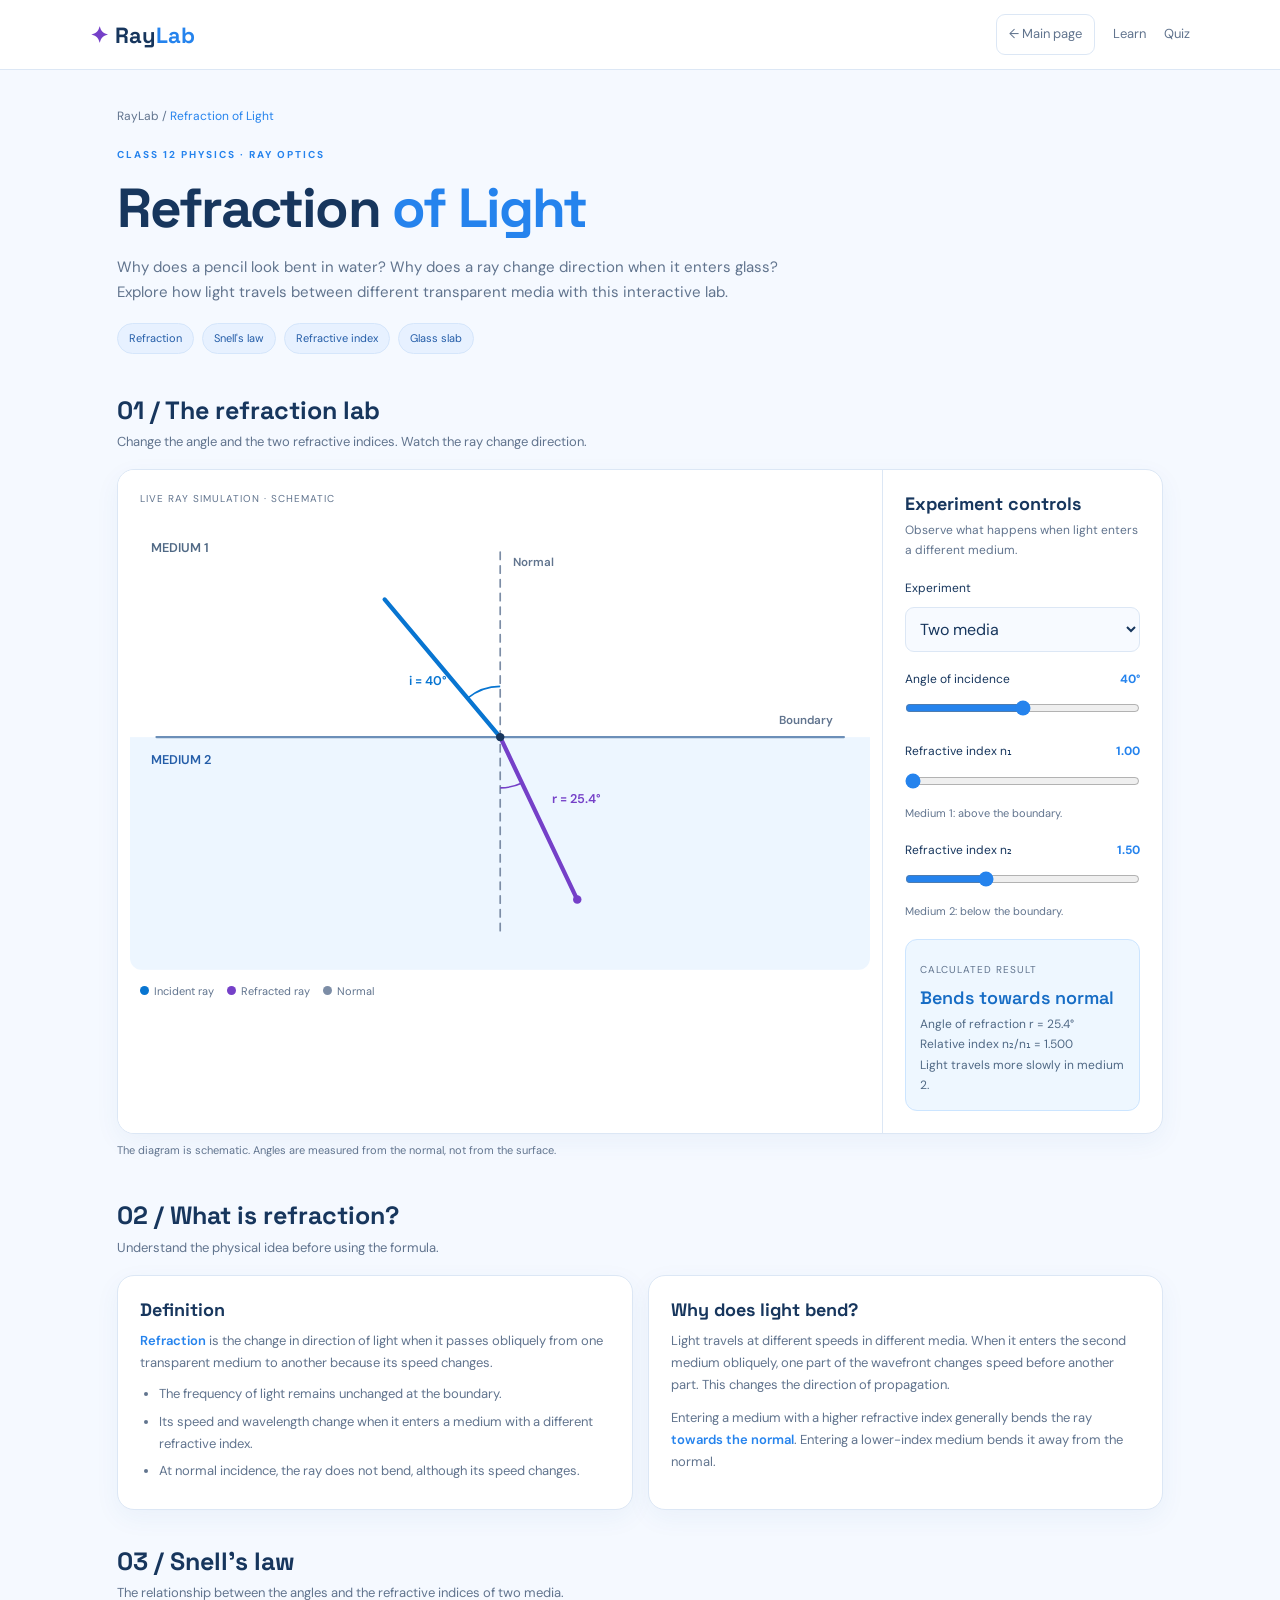
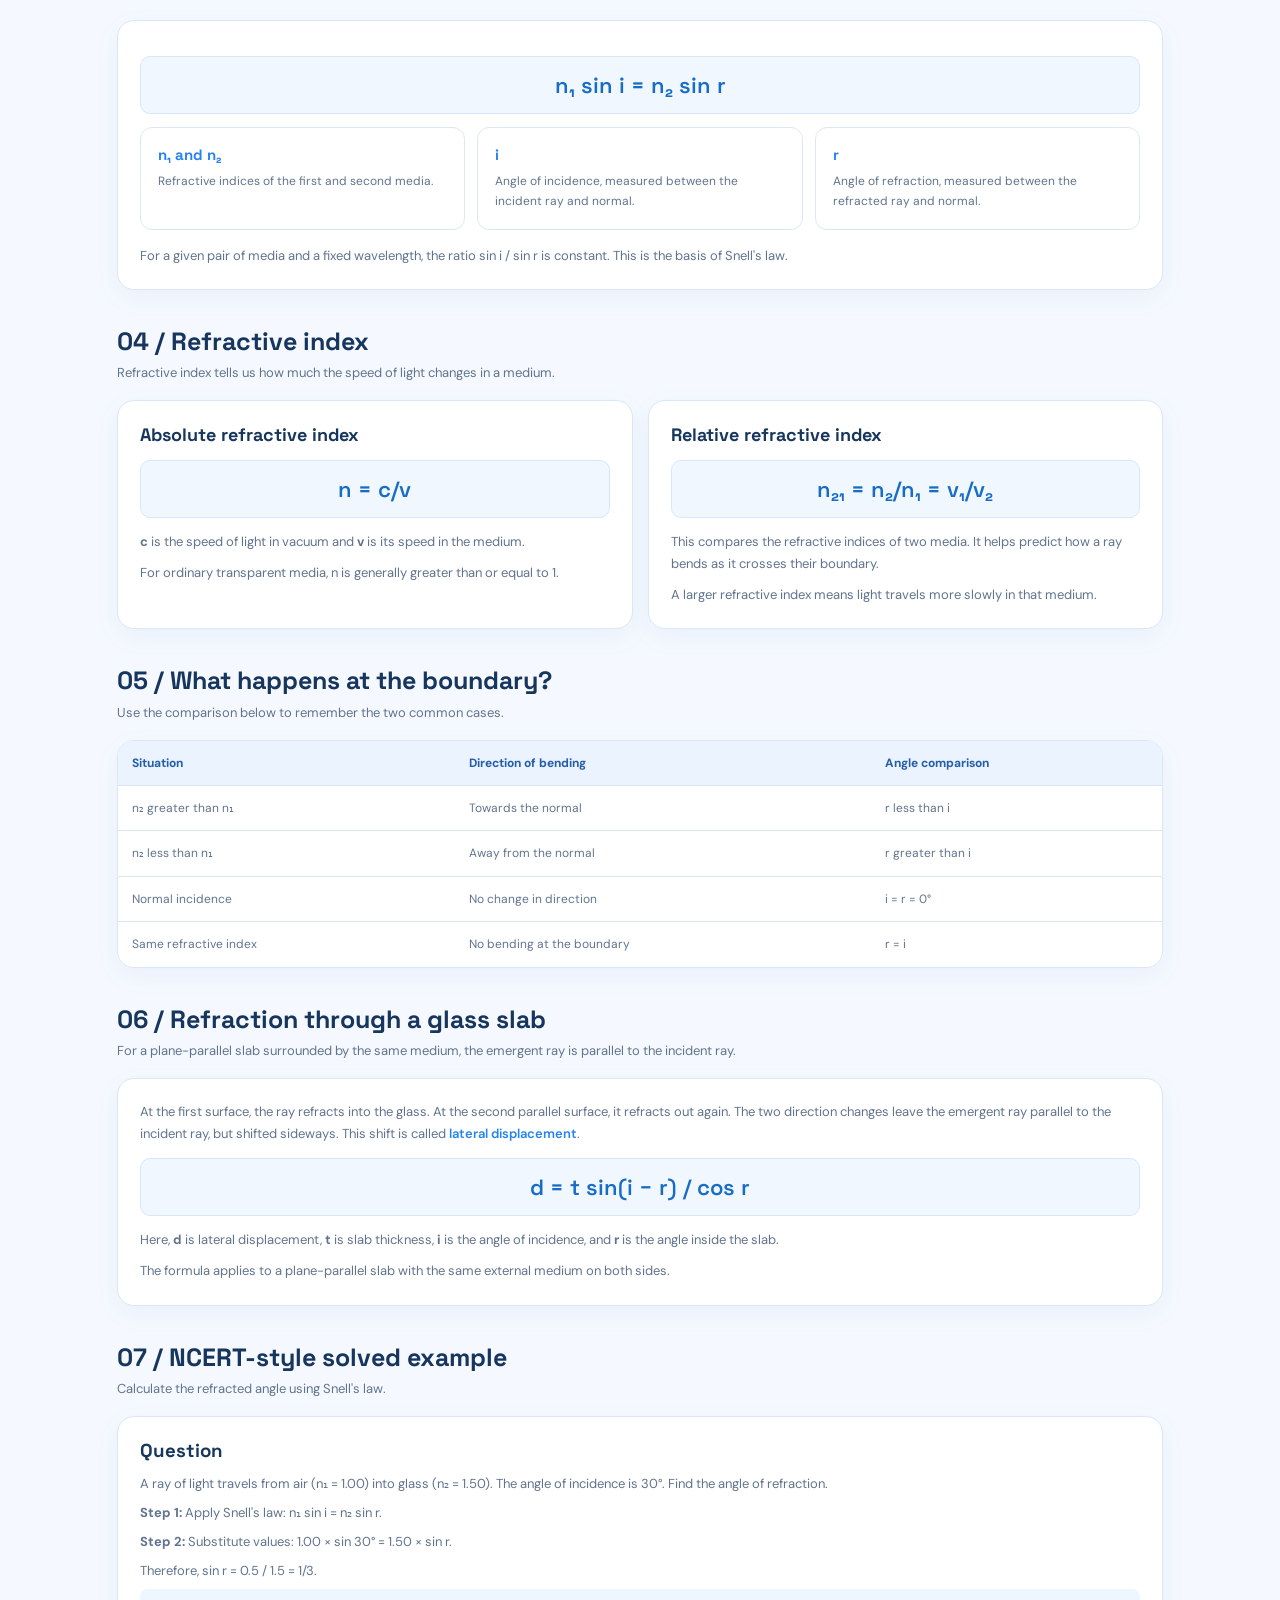
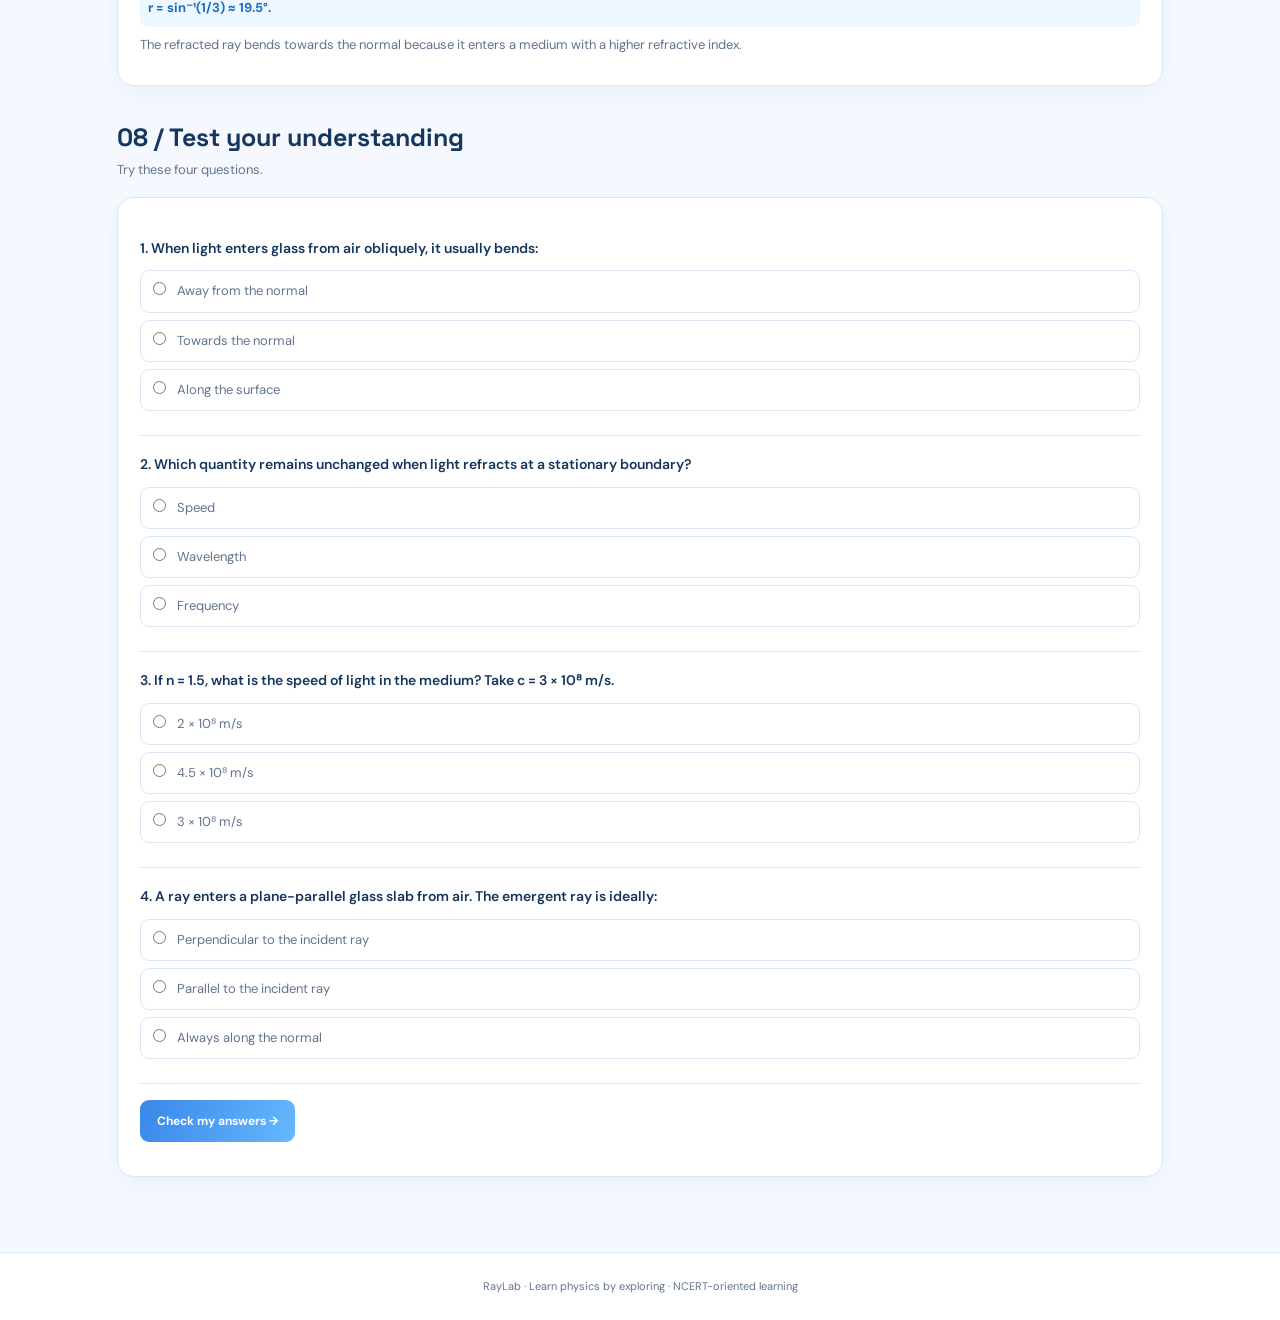
<file: refraction.html>
<!DOCTYPE html>
<html lang="en">
<head>
<meta charset="UTF-8">
<meta name="viewport" content="width=device-width, initial-scale=1.0">
<title>Refraction of Light | RayLab</title>
<link rel="preconnect" href="https://fonts.googleapis.com">
<link href="https://fonts.googleapis.com/css2?family=DM+Sans:wght@400;500;600;700&family=Space+Grotesk:wght@400;500;600;700&display=swap" rel="stylesheet">

<style>
:root {
  --bg:#f5f9ff; --white:#fff; --text:#17365d;
  --muted:#61748e; --blue:#2583ed; --purple:#7540c8;
  --border:#dce7f5; --pale:#eef7ff;
}
*{box-sizing:border-box;margin:0;padding:0}
html{scroll-behavior:smooth;scroll-padding-top:85px}
body{
  background:var(--bg);color:var(--text);
  font-family:"DM Sans",sans-serif;line-height:1.7;
}
a{color:inherit;text-decoration:none}
button,input,select{font:inherit}
.navbar{
  position:sticky;top:0;z-index:10;min-height:70px;
  padding:0 7%;display:flex;align-items:center;
  justify-content:space-between;gap:16px;
  background:rgba(255,255,255,.94);backdrop-filter:blur(16px);
  border-bottom:1px solid var(--border);
}
.logo{font:700 22px "Space Grotesk",sans-serif}
.logo b{color:var(--purple);margin-right:7px}
.logo span{color:var(--blue)}
.navright{display:flex;gap:18px;align-items:center;font-size:13px;color:var(--muted)}
.back{padding:8px 12px;border:1px solid var(--border);border-radius:9px}
main{max-width:1200px;margin:auto;padding:36px 6% 75px}
.breadcrumb{font-size:12px;color:var(--muted);margin-bottom:20px}
.breadcrumb span,.eyebrow{color:var(--blue)}
.hero{max-width:800px;margin-bottom:28px}
.eyebrow{font-size:10px;font-weight:700;letter-spacing:2px}
h1,h2,h3{font-family:"Space Grotesk",sans-serif;line-height:1.3}
h1{font-size:clamp(35px,5vw,55px);letter-spacing:-1.8px;margin:10px 0}
h1 span{color:var(--blue)}
.hero p{color:var(--muted);font-size:15px;max-width:700px}
.tags{display:flex;gap:8px;flex-wrap:wrap;margin-top:17px}
.tag{background:#e7f1ff;color:#245da8;border:1px solid #d5e6fb;border-radius:30px;padding:5px 11px;font-size:11px}
.section{margin-top:40px}
.sectionhead{margin-bottom:16px}
.sectionhead h2{font-size:25px;margin-bottom:5px}
.sectionhead p{font-size:13px;color:var(--muted)}
.panel{background:#fff;border:1px solid var(--border);border-radius:17px;overflow:hidden;box-shadow:0 8px 26px rgba(29,86,155,.055)}
.labgrid{display:grid;grid-template-columns:minmax(0,1fr) 280px}
.stage{padding:12px;background:#fff;min-width:0}
.stage-label{font-size:10px;color:var(--muted);letter-spacing:1px;padding:8px 10px}
#raySvg{width:100%;height:auto;display:block;border-radius:12px;background:#fff}
.legend{display:flex;flex-wrap:wrap;gap:13px;padding:12px 10px;font-size:11px;color:var(--muted)}
.dot{display:inline-block;width:9px;height:9px;border-radius:50%;margin-right:5px}
.controls{padding:22px;border-left:1px solid var(--border)}
.controls h3{font-size:18px}
.controls>p{font-size:12px;color:var(--muted);margin:4px 0 18px}
.control{margin:17px 0}
.chead{display:flex;justify-content:space-between;gap:8px;font-size:12px;margin-bottom:8px}
output{color:var(--blue);font-weight:700}
input[type=range]{width:100%;accent-color:var(--blue);cursor:pointer}
select{width:100%;padding:10px;border:1px solid var(--border);border-radius:9px;background:#f7faff;color:var(--text)}
.note{font-size:11px;color:var(--muted);margin-top:7px}
.result{padding:14px;background:#eef7ff;border:1px solid #cce5ff;border-radius:12px;margin-top:18px}
.result small{color:var(--muted);font-size:10px;letter-spacing:1px;text-transform:uppercase}
.result strong{display:block;color:#176dc5;font:600 18px "Space Grotesk",sans-serif;margin:5px 0}
.result p{font-size:12px;color:#506985}
.formula{background:#f0f7ff;border:1px solid #d6e7fb;color:#176dc5;border-radius:10px;text-align:center;padding:14px;margin:13px 0;font:600 22px "Space Grotesk",sans-serif}
.twocol{display:grid;grid-template-columns:1fr 1fr;gap:15px}
.card{padding:22px}
.card h3{font-size:18px;margin-bottom:9px}
.card p,.card li{font-size:13px;color:var(--muted)}
.card ul{padding-left:19px;margin-top:9px}
.card li{margin:5px 0}
.blue{color:var(--blue);font-weight:600}
.defgrid{display:grid;grid-template-columns:repeat(3,1fr);gap:12px}
.def{padding:17px;border:1px solid var(--border);border-radius:12px;background:#fff}
.def h3{font-size:15px;color:var(--blue);margin-bottom:6px}
.def p{font-size:12px;color:var(--muted)}
.tablewrap{overflow-x:auto}
table{width:100%;min-width:480px;border-collapse:collapse;background:#fff;font-size:12px}
th,td{text-align:left;padding:12px 14px;border-bottom:1px solid var(--border)}
th{background:#eaf3ff;color:#245da8}
td{color:var(--muted)}
tr:last-child td{border-bottom:0}
.example{padding:22px}
.example h3{margin-bottom:9px}
.example p{font-size:13px;color:var(--muted);margin:7px 0}
.answer{background:#eef7ff;color:#176dc5!important;font-weight:700;padding:8px;border-radius:8px}
.quiz{padding:22px}
.question{padding:17px 0;border-bottom:1px solid var(--border)}
.question p{font-size:14px;font-weight:600;margin-bottom:10px}
.option{display:block;padding:9px 12px;border:1px solid var(--border);border-radius:9px;margin:7px 0;font-size:13px;color:var(--muted);cursor:pointer}
.option:hover{background:#f0f7ff;border-color:#9bc9fa}
.option input{accent-color:var(--blue);margin-right:8px}
.btn{border:0;border-radius:9px;padding:11px 17px;background:linear-gradient(110deg,#3987e8,#65b8ff);color:#fff;font-size:12px;font-weight:700;cursor:pointer;margin-top:16px}
#quizResult{font-size:13px;color:#176dc5;margin-top:12px}
footer{text-align:center;padding:24px;border-top:1px solid var(--border);background:#fff;color:var(--muted);font-size:11px}
@media(max-width:850px){.labgrid{grid-template-columns:1fr}.controls{border-left:0;border-top:1px solid var(--border)}.defgrid{grid-template-columns:1fr 1fr}}
@media(max-width:600px){main{padding:25px 5% 55px}.navbar{padding:0 5%}.navright{gap:8px;font-size:11px}.optional{display:none}.twocol{grid-template-columns:1fr}.defgrid{grid-template-columns:1fr}.controls{padding:17px}}
@media(prefers-reduced-motion:reduce){html{scroll-behavior:auto}}
</style>
</head>

<body>
<nav class="navbar">
  <a class="logo" href="index.html"><b>✦</b>Ray<span>Lab</span></a>
  <div class="navright">
    <a class="back" href="index.html">← Main page</a>
    <a class="optional" href="#learn">Learn</a>
    <a class="optional" href="#quiz">Quiz</a>
  </div>
</nav>

<main>
  <div class="breadcrumb"><a href="index.html">RayLab</a> / <span>Refraction of Light</span></div>

  <header class="hero">
    <div class="eyebrow">CLASS 12 PHYSICS · RAY OPTICS</div>
    <h1>Refraction <span>of Light</span></h1>
    <p>Why does a pencil look bent in water? Why does a ray change direction when it enters glass? Explore how light travels between different transparent media with this interactive lab.</p>
    <div class="tags">
      <span class="tag">Refraction</span>
      <span class="tag">Snell's law</span>
      <span class="tag">Refractive index</span>
      <span class="tag">Glass slab</span>
    </div>
  </header>

  <section class="section" id="experiment">
    <div class="sectionhead">
      <h2>01 / The refraction lab</h2>
      <p>Change the angle and the two refractive indices. Watch the ray change direction.</p>
    </div>
    <div class="panel">
      <div class="labgrid">
        <div class="stage">
          <div class="stage-label">LIVE RAY SIMULATION · SCHEMATIC</div>
          <svg id="raySvg" viewBox="0 0 700 430" role="img" aria-label="Interactive diagram showing a light ray refracting at a boundary between two media">
            <rect width="700" height="430" fill="#fff"/>
            <g id="drawing"></g>
          </svg>
          <div class="legend">
            <span><i class="dot" style="background:#0875d1"></i>Incident ray</span>
            <span><i class="dot" style="background:#7540c8"></i>Refracted ray</span>
            <span><i class="dot" style="background:#7c8da6"></i>Normal</span>
          </div>
        </div>

        <aside class="controls">
          <h3>Experiment controls</h3>
          <p>Observe what happens when light enters a different medium.</p>

          <div class="control">
            <div class="chead"><label for="mode">Experiment</label></div>
            <select id="mode">
              <option value="boundary">Two media</option>
              <option value="slab">Parallel glass slab</option>
            </select>
          </div>

          <div class="control">
            <div class="chead"><label for="angle">Angle of incidence</label><output id="angleOut">40°</output></div>
            <input id="angle" type="range" min="0" max="80" value="40">
          </div>

          <div class="control">
            <div class="chead"><label for="n1">Refractive index n₁</label><output id="n1Out">1.00</output></div>
            <input id="n1" type="range" min="1" max="2.5" step=".05" value="1">
            <div class="note">Medium 1: above the boundary.</div>
          </div>

          <div class="control">
            <div class="chead"><label for="n2">Refractive index n₂</label><output id="n2Out">1.50</output></div>
            <input id="n2" type="range" min="1" max="2.5" step=".05" value="1.5">
            <div class="note">Medium 2: below the boundary.</div>
          </div>

          <div class="result">
            <small>Calculated result</small>
            <strong id="resultTitle">Bends towards normal</strong>
            <p id="rAngle">Angle of refraction: 25.4°</p>
            <p id="rIndex">n₂/n₁ = 1.50</p>
            <p id="rExtra">Light speed is lower in medium 2.</p>
          </div>
        </aside>
      </div>
    </div>
    <p class="note">The diagram is schematic. Angles are measured from the normal, not from the surface.</p>
  </section>

  <section class="section" id="learn">
    <div class="sectionhead">
      <h2>02 / What is refraction?</h2>
      <p>Understand the physical idea before using the formula.</p>
    </div>
    <div class="twocol">
      <article class="panel card">
        <h3>Definition</h3>
        <p><span class="blue">Refraction</span> is the change in direction of light when it passes obliquely from one transparent medium to another because its speed changes.</p>
        <ul>
          <li>The frequency of light remains unchanged at the boundary.</li>
          <li>Its speed and wavelength change when it enters a medium with a different refractive index.</li>
          <li>At normal incidence, the ray does not bend, although its speed changes.</li>
        </ul>
      </article>
      <article class="panel card">
        <h3>Why does light bend?</h3>
        <p>Light travels at different speeds in different media. When it enters the second medium obliquely, one part of the wavefront changes speed before another part. This changes the direction of propagation.</p>
        <p style="margin-top:10px">Entering a medium with a higher refractive index generally bends the ray <span class="blue">towards the normal</span>. Entering a lower-index medium bends it away from the normal.</p>
      </article>
    </div>

    <div class="sectionhead" style="margin-top:35px">
      <h2>03 / Snell's law</h2>
      <p>The relationship between the angles and the refractive indices of two media.</p>
    </div>
    <div class="panel card">
      <div class="formula">n₁ sin i = n₂ sin r</div>
      <div class="defgrid">
        <div class="def"><h3>n₁ and n₂</h3><p>Refractive indices of the first and second media.</p></div>
        <div class="def"><h3>i</h3><p>Angle of incidence, measured between the incident ray and normal.</p></div>
        <div class="def"><h3>r</h3><p>Angle of refraction, measured between the refracted ray and normal.</p></div>
      </div>
      <p style="margin-top:15px;font-size:13px;color:var(--muted)">For a given pair of media and a fixed wavelength, the ratio sin i / sin r is constant. This is the basis of Snell's law.</p>
    </div>

    <div class="sectionhead" style="margin-top:35px">
      <h2>04 / Refractive index</h2>
      <p>Refractive index tells us how much the speed of light changes in a medium.</p>
    </div>
    <div class="twocol">
      <article class="panel card">
        <h3>Absolute refractive index</h3>
        <div class="formula">n = c/v</div>
        <p><b>c</b> is the speed of light in vacuum and <b>v</b> is its speed in the medium.</p>
        <p style="margin-top:9px">For ordinary transparent media, n is generally greater than or equal to 1.</p>
      </article>
      <article class="panel card">
        <h3>Relative refractive index</h3>
        <div class="formula">n₂₁ = n₂/n₁ = v₁/v₂</div>
        <p>This compares the refractive indices of two media. It helps predict how a ray bends as it crosses their boundary.</p>
        <p style="margin-top:9px">A larger refractive index means light travels more slowly in that medium.</p>
      </article>
    </div>

    <div class="sectionhead" style="margin-top:35px">
      <h2>05 / What happens at the boundary?</h2>
      <p>Use the comparison below to remember the two common cases.</p>
    </div>
    <div class="panel tablewrap">
      <table>
        <thead><tr><th>Situation</th><th>Direction of bending</th><th>Angle comparison</th></tr></thead>
        <tbody>
          <tr><td>n₂ greater than n₁</td><td>Towards the normal</td><td>r less than i</td></tr>
          <tr><td>n₂ less than n₁</td><td>Away from the normal</td><td>r greater than i</td></tr>
          <tr><td>Normal incidence</td><td>No change in direction</td><td>i = r = 0°</td></tr>
          <tr><td>Same refractive index</td><td>No bending at the boundary</td><td>r = i</td></tr>
        </tbody>
      </table>
    </div>

    <div class="sectionhead" style="margin-top:35px">
      <h2>06 / Refraction through a glass slab</h2>
      <p>For a plane-parallel slab surrounded by the same medium, the emergent ray is parallel to the incident ray.</p>
    </div>
    <div class="panel card">
      <p>At the first surface, the ray refracts into the glass. At the second parallel surface, it refracts out again. The two direction changes leave the emergent ray parallel to the incident ray, but shifted sideways. This shift is called <span class="blue">lateral displacement</span>.</p>
      <div class="formula">d = t sin(i − r) / cos r</div>
      <p>Here, <b>d</b> is lateral displacement, <b>t</b> is slab thickness, <b>i</b> is the angle of incidence, and <b>r</b> is the angle inside the slab.</p>
      <p style="margin-top:9px">The formula applies to a plane-parallel slab with the same external medium on both sides.</p>
    </div>

    <div class="sectionhead" style="margin-top:35px">
      <h2>07 / NCERT-style solved example</h2>
      <p>Calculate the refracted angle using Snell's law.</p>
    </div>
    <article class="panel example">
      <h3>Question</h3>
      <p>A ray of light travels from air (n₁ = 1.00) into glass (n₂ = 1.50). The angle of incidence is 30°. Find the angle of refraction.</p>
      <p><b>Step 1:</b> Apply Snell's law: n₁ sin i = n₂ sin r.</p>
      <p><b>Step 2:</b> Substitute values: 1.00 × sin 30° = 1.50 × sin r.</p>
      <p>Therefore, sin r = 0.5 / 1.5 = 1/3.</p>
      <p class="answer">r = sin⁻¹(1/3) ≈ 19.5°.</p>
      <p>The refracted ray bends towards the normal because it enters a medium with a higher refractive index.</p>
    </article>

    <div class="sectionhead" style="margin-top:35px">
      <h2>08 / Test your understanding</h2>
      <p>Try these four questions.</p>
    </div>
    <section class="panel quiz" id="quiz">
      <div class="question">
        <p>1. When light enters glass from air obliquely, it usually bends:</p>
        <label class="option"><input type="radio" name="q1" value="a"> Away from the normal</label>
        <label class="option"><input type="radio" name="q1" value="b"> Towards the normal</label>
        <label class="option"><input type="radio" name="q1" value="c"> Along the surface</label>
      </div>
      <div class="question">
        <p>2. Which quantity remains unchanged when light refracts at a stationary boundary?</p>
        <label class="option"><input type="radio" name="q2" value="a"> Speed</label>
        <label class="option"><input type="radio" name="q2" value="b"> Wavelength</label>
        <label class="option"><input type="radio" name="q2" value="c"> Frequency</label>
      </div>
      <div class="question">
        <p>3. If n = 1.5, what is the speed of light in the medium? Take c = 3 × 10⁸ m/s.</p>
        <label class="option"><input type="radio" name="q3" value="a"> 2 × 10⁸ m/s</label>
        <label class="option"><input type="radio" name="q3" value="b"> 4.5 × 10⁸ m/s</label>
        <label class="option"><input type="radio" name="q3" value="c"> 3 × 10⁸ m/s</label>
      </div>
      <div class="question">
        <p>4. A ray enters a plane-parallel glass slab from air. The emergent ray is ideally:</p>
        <label class="option"><input type="radio" name="q4" value="a"> Perpendicular to the incident ray</label>
        <label class="option"><input type="radio" name="q4" value="b"> Parallel to the incident ray</label>
        <label class="option"><input type="radio" name="q4" value="c"> Always along the normal</label>
      </div>
      <button class="btn" id="checkQuiz">Check my answers →</button>
      <p id="quizResult" aria-live="polite"></p>
    </section>
  </section>
</main>

<footer>RayLab · Learn physics by exploring · NCERT-oriented learning</footer>

<script>
const angleEl = document.getElementById("angle");
const n1El = document.getElementById("n1");
const n2El = document.getElementById("n2");
const modeEl = document.getElementById("mode");
const drawing = document.getElementById("drawing");

function svgText(x,y,str,color="#17365d",size=13,anchor="middle"){
  return `<text x="${x}" y="${y}" fill="${color}" font-size="${size}" font-weight="600" text-anchor="${anchor}" font-family="DM Sans, sans-serif">${str}</text>`;
}
function svgLine(x1,y1,x2,y2,color,width=2,dash=""){
  return `<line x1="${x1}" y1="${y1}" x2="${x2}" y2="${y2}" stroke="${color}" stroke-width="${width}" stroke-linecap="round" ${dash?`stroke-dasharray="${dash}"`:""}/>`;
}
function point(x,y,color){
  return `<circle cx="${x}" cy="${y}" r="4" fill="${color}"/>`;
}
function ray(x1,y1,x2,y2,color,width=3){
  return `<line x1="${x1}" y1="${y1}" x2="${x2}" y2="${y2}" stroke="${color}" stroke-width="${width}" stroke-linecap="round"/>`;
}
function render(){
  const iDeg = Number(angleEl.value);
  const n1 = Number(n1El.value);
  const n2 = Number(n2El.value);
  const slab = modeEl.value === "slab";

  document.getElementById("angleOut").textContent = iDeg + "°";
  document.getElementById("n1Out").textContent = n1.toFixed(2);
  document.getElementById("n2Out").textContent = n2.toFixed(2);

  const rad = Math.PI / 180;
  const i = iDeg * rad;
  const sinR = n1 * Math.sin(i) / n2;
  const tir = sinR > 1;

  let rDeg = tir ? null : Math.asin(Math.max(-1,Math.min(1,sinR))) / rad;
  document.getElementById("resultTitle").textContent =
    tir ? "Total internal reflection" :
    n1 > n2 && iDeg > 0 ? "Bends away from normal" :
    n2 > n1 && iDeg > 0 ? "Bends towards normal" : "No change in direction";

  document.getElementById("rAngle").textContent =
    tir ? "No refracted ray: total internal reflection." :
    "Angle of refraction r = " + rDeg.toFixed(1) + "°";
  document.getElementById("rIndex").textContent =
    "Relative index n₂/n₁ = " + (n2/n1).toFixed(3);
  document.getElementById("rExtra").textContent =
    tir ? "The ray is reflected back into medium 1." :
    n2 > n1 ? "Light travels more slowly in medium 2." :
    n2 < n1 ? "Light travels faster in medium 2." :
    "Both media have the same refractive index.";

  const cx = 350, cy = 210, len = 170;
  let s = `<rect width="700" height="430" fill="#fff"/>`;
  s += `<rect x="0" y="${cy}" width="700" height="${430-cy}" fill="#edf6ff"/>`;
  s += svgLine(25,cy,675,cy,"#6c8fb8",2);
  s += svgLine(cx,35,cx,395,"#7c8da6",1.6,"7 6");
  s += svgText(20,35,"MEDIUM 1","#506985",12,"start");
  s += svgText(20,cy+25,"MEDIUM 2","#245da8",12,"start");
  s += svgText(665,cy-12,"Boundary","#61748e",11,"end");
  s += svgText(cx+12,48,"Normal","#61748e",11,"start");

  const x1 = cx - len*Math.sin(i);
  const y1 = cy - len*Math.cos(i);
  s += ray(x1,y1,cx,cy,"#0875D1",4);
  s += `<path d="M${cx-48*Math.sin(i)},${cy-48*Math.cos(i)} A48 48 0 0 1 ${cx},${cy-48}" fill="none" stroke="#0875D1" stroke-width="1.5"/>`;
  s += svgText(cx-68,cy-49,`i = ${iDeg}°`,"#0875D1",12);

  if(!tir){
    const r = rDeg*rad;
    const refrX = cx + len*Math.sin(r);
    const refrY = cy + len*Math.cos(r);
    s += ray(cx,cy,refrX,refrY,"#7540C8",4);
    s += `<path d="M${cx},${cy+48} A48 48 0 0 0 ${cx+48*Math.sin(r)},${cy+48*Math.cos(r)}" fill="none" stroke="#7540C8" stroke-width="1.5"/>`;
    s += svgText(cx+72,cy+62,`r = ${rDeg.toFixed(1)}°`,"#7540C8",12);
    s += point(refrX,refrY,"#7540C8");
  } else {
    const reflX = cx + len*Math.sin(i);
    const reflY = cy - len*Math.cos(i);
    s += ray(cx,cy,reflX,reflY,"#7540C8",4);
    s += svgText(cx+85,cy-85,"Reflected ray","#7540C8",12);
  }
  s += point(cx,cy,"#17365d");

  if(slab){
    // Show a second parallel boundary and the emergent ray.
    const slabY = 330;
    s += `<rect x="30" y="${cy}" width="640" height="${slabY-cy}" fill="#a8d6ff" fill-opacity=".23" stroke="none"/>`;
    s += svgLine(30,slabY,670,slabY,"#6c8fb8",2);
    s += svgLine(cx,slabY-24,cx,slabY+24,"#7c8da6",1.3,"5 5");
    if(!tir){
      const r = rDeg*rad;
      const insideLen = (slabY-cy)/Math.cos(r);
      const exitX = cx + insideLen*Math.sin(r);
      const exitY = slabY;
      s += ray(cx,cy,exitX,exitY,"#7540C8",4);
      const emergentLen = 140;
      const endX = exitX + emergentLen*Math.sin(i);
      const endY = exitY + emergentLen*Math.cos(i);
      s += ray(exitX,exitY,endX,endY,"#0875D1",4);
      s += svgText(520,slabY+34,"Emergent ray","#0875D1",12);
      s += svgText(85,slabY-10,"Parallel glass slab","#245da8",12,"start");
    }
  }

  drawing.innerHTML = s;
}
[angleEl,n1El,n2El,modeEl].forEach(el=>el.addEventListener("input",render));
render();

document.getElementById("checkQuiz").addEventListener("click",()=>{
  const answers={q1:"b",q2:"c",q3:"a",q4:"b"};
  let score=0,attempted=0;
  for(const q in answers){
    const a=document.querySelector(`input[name="${q}"]:checked`);
    if(a)attempted++;
    if(a && a.value===answers[q])score++;
  }
  const out=document.getElementById("quizResult");
  if(attempted<4){
    out.textContent=`You answered ${attempted}/4. Please answer all four questions to check your score.`;
  }else{
    out.textContent=`Your score: ${score}/4. ${score===4?"Excellent work!":"Review the explanations and try again."}`;
  }
});
</script>
</body>
</html>
</file>
<file: style.css>
/* ---------- Base ---------- */

:root {
    --bg: #0b0d18;
    --surface: #121626;
    --surface-light: #191e31;
    --text: #f4f4ff;
    --muted: #a4abc4;
    --purple: #b9a7ff;
    --blue: #91e5ff;
    --border: rgba(204, 211, 255, 0.13);
}

* {
    margin: 0;
    padding: 0;
    box-sizing: border-box;
}

html {
    scroll-behavior: smooth;
    scroll-padding-top: 90px;
}

body {
    background: var(--bg);
    color: var(--text);
    font-family: "DM Sans", sans-serif;
    line-height: 1.6;
    overflow-x: hidden;
}

a {
    color: inherit;
    text-decoration: none;
}

button,
a {
    -webkit-tap-highlight-color: transparent;
}

::selection {
    background: #a99aff;
    color: #0b0d18;
}


/* ---------- Navigation ---------- */

.navbar {
    min-height: 82px;
    padding: 0 7%;
    display: flex;
    justify-content: space-between;
    align-items: center;
    gap: 25px;
    border-bottom: 1px solid var(--border);
    background: rgba(11, 13, 24, 0.88);
    backdrop-filter: blur(16px);
    position: sticky;
    top: 0;
    z-index: 100;
}

.logo {
    display: inline-flex;
    align-items: center;
    gap: 9px;
    font-family: "Space Grotesk", sans-serif;
    font-size: 23px;
    font-weight: 700;
    white-space: nowrap;
}

.logo > span:last-child {
    color: var(--purple);
    margin-left: -8px;
}

.logo-icon {
    color: var(--blue);
    font-size: 27px;
}

.nav-links {
    display: flex;
    align-items: center;
    gap: 32px;
}

.nav-links a {
    color: var(--muted);
    font-size: 14px;
    transition: color 0.25s;
}

.nav-links a:hover {
    color: var(--text);
}

.nav-button {
    padding: 10px 17px;
    border: 1px solid var(--border);
    border-radius: 10px;
    font-size: 13px;
    font-weight: 600;
    transition: 0.25s;
}

.nav-button:hover {
    background: var(--surface-light);
    border-color: var(--purple);
}


/* ---------- Hero ---------- */

.hero {
    min-height: 660px;
    padding: 90px 9% 75px;
    display: grid;
    grid-template-columns: 1.05fr 0.95fr;
    align-items: center;
    gap: 40px;
    position: relative;
    overflow: hidden;
}

.hero::before {
    content: "";
    position: absolute;
    width: 450px;
    height: 450px;
    top: -280px;
    left: -160px;
    border-radius: 50%;
    background: #8b78ff;
    filter: blur(150px);
    opacity: 0.12;
    pointer-events: none;
}

.hero-content {
    position: relative;
    z-index: 2;
}

.eyebrow {
    display: inline-flex;
    align-items: center;
    gap: 10px;
    color: #c6c1f9;
    background: rgba(175, 161, 255, 0.08);
    border: 1px solid rgba(175, 161, 255, 0.18);
    border-radius: 30px;
    padding: 9px 14px;
    font-size: 10px;
    font-weight: 700;
    letter-spacing: 1.3px;
    margin-bottom: 28px;
}

.status-dot {
    width: 7px;
    height: 7px;
    border-radius: 50%;
    background: #89edc5;
    box-shadow: 0 0 12px #89edc5;
}

h1,
h2,
h3 {
    font-family: "Space Grotesk", sans-serif;
}

.hero h1 {
    font-size: clamp(48px, 5.5vw, 76px);
    line-height: 1.06;
    letter-spacing: -3.5px;
    font-weight: 600;
}

.hero h1 span {
    color: var(--purple);
}

.hero-description {
    max-width: 510px;
    color: var(--muted);
    font-size: 16px;
    line-height: 1.9;
    margin-top: 25px;
}

.hero-buttons {
    display: flex;
    flex-wrap: wrap;
    gap: 13px;
    margin-top: 30px;
}

.primary-button,
.secondary-button {
    display: inline-flex;
    align-items: center;
    justify-content: center;
    gap: 16px;
    padding: 13px 19px;
    border-radius: 10px;
    font-size: 13px;
    font-weight: 700;
    transition: transform 0.25s, background 0.25s;
}

.primary-button {
    color: #111326;
    background: linear-gradient(110deg, #c5b7ff, #9deaff);
}

.primary-button:hover {
    transform: translateY(-3px);
}

.secondary-button {
    color: var(--text);
    border: 1px solid var(--border);
    background: rgba(255, 255, 255, 0.025);
}

.secondary-button:hover {
    background: var(--surface-light);
}

.hero-stats {
    display: flex;
    align-items: center;
    gap: 23px;
    margin-top: 52px;
}

.hero-stats div:not(.stat-divider) {
    display: flex;
    flex-direction: column;
}

.hero-stats strong {
    font-family: "Space Grotesk", sans-serif;
    font-size: 23px;
    line-height: 1.3;
}

.hero-stats span {
    color: var(--muted);
    font-size: 11px;
}

.stat-divider {
    width: 1px;
    height: 36px;
    background: var(--border);
}


/* ---------- Hero illustration ---------- */

.hero-visual {
    min-width: 0;
    min-height: 420px;
    position: relative;
    display: flex;
    justify-content: center;
    align-items: center;
}

.visual-glow {
    position: absolute;
    width: 270px;
    height: 270px;
    border-radius: 50%;
    background: #9c8aff;
    filter: blur(115px);
    opacity: 0.17;
}

.orbit {
    position: absolute;
    width: 340px;
    height: 340px;
    border: 1px solid rgba(197, 188, 255, 0.09);
    border-radius: 50%;
}

.orbit-two {
    width: 420px;
    height: 420px;
    border-color: rgba(145, 229, 255, 0.07);
}

.optics-art {
    width: 100%;
    max-width: 500px;
    position: relative;
    z-index: 1;
    overflow: visible;
}

.optics-label {
    position: absolute;
    top: 18px;
    left: 4%;
    display: flex;
    align-items: center;
    gap: 8px;
    color: #bdc5e5;
    font-size: 9px;
    letter-spacing: 1.5px;
}

.label-dot {
    height: 6px;
    width: 6px;
    background: var(--blue);
    border-radius: 50%;
}

.visual-caption {
    position: absolute;
    right: 0;
    bottom: 5px;
    display: flex;
    align-items: center;
    gap: 12px;
    padding: 13px 16px;
    border: 1px solid var(--border);
    border-radius: 13px;
    background: rgba(20, 24, 42, 0.9);
    backdrop-filter: blur(12px);
    box-shadow: 0 12px 35px rgba(0, 0, 0, 0.2);
}

.caption-icon {
    color: var(--purple);
    font-size: 23px;
}

.visual-caption div {
    display: flex;
    flex-direction: column;
}

.visual-caption strong {
    font-size: 11px;
}

.visual-caption div span {
    color: var(--muted);
    font-size: 10px;
}


/* ---------- Introduction ---------- */

.intro-section {
    padding: 85px 9%;
    border-top: 1px solid var(--border);
    border-bottom: 1px solid var(--border);
    display: grid;
    grid-template-columns: 1fr 0.9fr;
    gap: 75px;
    align-items: center;
    background:
        radial-gradient(ellipse at 10% 50%,
        rgba(135, 120, 255, 0.06), transparent 55%);
}

.section-tag {
    display: block;
    color: var(--blue);
    font-size: 10px;
    font-weight: 700;
    letter-spacing: 2px;
    margin-bottom: 16px;
}

.section-heading h2,
.topics-header h2,
.learning-banner h2 {
    font-size: clamp(29px, 3.3vw, 43px);
    line-height: 1.2;
    letter-spacing: -1.5px;
}

.section-heading h2 span,
.topics-header h2 span,
.learning-banner h2 span {
    color: var(--purple);
}

.intro-content > p {
    color: var(--muted);
    font-size: 14px;
    line-height: 1.9;
}

.idea-pills {
    display: flex;
    flex-wrap: wrap;
    gap: 9px;
    margin-top: 23px;
}

.idea-pills span {
    color: #d4d7ed;
    padding: 7px 12px;
    border-radius: 30px;
    border: 1px solid var(--border);
    background: rgba(255, 255, 255, 0.025);
    font-size: 11px;
}


/* ---------- Topic section ---------- */

.topics-section {
    padding: 100px 9%;
}

.topics-header {
    display: flex;
    justify-content: space-between;
    align-items: flex-end;
    gap: 35px;
    margin-bottom: 38px;
}

.topics-header > p {
    max-width: 370px;
    color: var(--muted);
    font-size: 13px;
    line-height: 1.8;
}

.topic-grid {
    display: grid;
    grid-template-columns: repeat(3, minmax(0, 1fr));
    gap: 20px;
}

.topic-card {
    min-width: 0;
    padding: 21px;
    display: flex;
    flex-direction: column;
    border: 1px solid var(--border);
    border-radius: 17px;
    background: linear-gradient(
        145deg,
        rgba(27, 32, 53, 0.9),
        rgba(16, 19, 33, 0.95)
    );
    transition: transform 0.3s, border-color 0.3s,
                box-shadow 0.3s;
}

.topic-card:hover {
    transform: translateY(-6px);
    border-color: rgba(185, 167, 255, 0.48);
    box-shadow: 0 15px 45px rgba(0, 0, 0, 0.2);
}

.card-top {
    display: flex;
    align-items: center;
    justify-content: space-between;
    gap: 10px;
}

.topic-number {
    color: var(--muted);
    font-size: 9px;
    font-weight: 700;
    letter-spacing: 1.2px;
}

.card-arrow {
    width: 30px;
    height: 30px;
    display: grid;
    place-items: center;
    border-radius: 8px;
    border: 1px solid var(--border);
    color: var(--purple);
    font-size: 15px;
    transition: 0.25s;
}

.topic-card:hover .card-arrow {
    background: var(--purple);
    color: var(--bg);
}

.topic-art {
    height: 150px;
    display: flex;
    align-items: center;
    justify-content: center;
    margin: 12px 0 18px;
    border-radius: 12px;
    overflow: hidden;
}

.topic-art svg {
    width: 100%;
    max-width: 270px;
    height: 100%;
    max-height: 145px;
    transition: transform 0.4s;
}

.topic-card:hover .topic-art svg {
    transform: scale(1.06);
}

.mirror-art {
    background: radial-gradient(
        ellipse at center,
        rgba(126, 186, 255, 0.12),
        transparent 75%
    );
}

.refraction-art {
    background: radial-gradient(
        ellipse at center,
        rgba(107, 174, 255, 0.12),
        transparent 75%
    );
}

.lens-art {
    background: radial-gradient(
        ellipse at center,
        rgba(177, 158, 255, 0.13),
        transparent 75%
    );
}

.prism-art {
    background: radial-gradient(
        ellipse at center,
        rgba(255, 190, 153, 0.1),
        transparent 75%
    );
}

.instruments-art {
    background: radial-gradient(
        ellipse at center,
        rgba(154, 226, 255, 0.1),
        transparent 75%
    );
}

.topic-card h3 {
    font-size: 18px;
    letter-spacing: -0.4px;
    margin-bottom: 10px;
}

.topic-card > p {
    color: var(--muted);
    font-size: 12px;
    line-height: 1.8;
    margin-bottom: 22px;
    flex-grow: 1;
}

.card-footer {
    display: flex;
    align-items: center;
    justify-content: space-between;
    padding-top: 15px;
    border-top: 1px solid var(--border);
    color: #c6c1f9;
    font-size: 11px;
    font-weight: 600;
}

.card-footer span:last-child {
    font-size: 16px;
    transition: transform 0.25s;
}

.topic-card:hover .card-footer span:last-child {
    transform: translateX(4px);
}


/* ---------- Learning banner ---------- */

.learning-banner {
    margin: 0 9% 90px;
    padding: 38px 42px;
    display: flex;
    align-items: center;
    gap: 25px;
    border: 1px solid rgba(185, 167, 255, 0.2);
    border-radius: 19px;
    background:
        radial-gradient(
            ellipse at 0% 50%,
            rgba(142, 127, 255, 0.16),
            transparent 60%
        ),
        var(--surface);
}

.learning-symbol {
    min-width: 55px;
    height: 55px;
    display: grid;
    place-items: center;
    border-radius: 15px;
    background: rgba(185, 167, 255, 0.12);
    color: var(--purple);
    font-size: 27px;
}

.learning-banner .section-tag {
    margin-bottom: 9px;
}

.learning-banner h2 {
    font-size: 27px;
}

.learning-banner p {
    max-width: 520px;
    color: var(--muted);
    font-size: 12px;
    margin-top: 12px;
    line-height: 1.8;
}

.learning-banner .primary-button {
    margin-left: auto;
    flex-shrink: 0;
}


/* ---------- Footer ---------- */

.footer {
    min-height: 100px;
    padding: 28px 7%;
    display: flex;
    align-items: center;
    justify-content: space-between;
    gap: 25px;
    flex-wrap: wrap;
    border-top: 1px solid var(--border);
}

.footer .logo {
    font-size: 20px;
}

.footer > p {
    color: var(--muted);
    font-size: 11px;
}

.footer-note {
    color: #858da9;
    font-size: 9px;
    letter-spacing: 1.3px;
}


/* ---------- Responsive design ---------- */

@media (max-width: 1050px) {
    .hero {
        padding-left: 6%;
        padding-right: 6%;
        gap: 20px;
    }

    .topics-section,
    .intro-section {
        padding-left: 6%;
        padding-right: 6%;
    }

    .topic-grid {
        grid-template-columns: repeat(2, minmax(0, 1fr));
    }

    .learning-banner {
        margin-left: 6%;
        margin-right: 6%;
    }

    .hero-stats {
        gap: 15px;
    }
}

@media (max-width: 760px) {
    .navbar {
        min-height: 72px;
        padding: 0 5%;
    }

    .nav-links {
        display: none;
    }

    .nav-button {
        padding: 9px 12px;
        font-size: 11px;
    }

    .hero {
        grid-template-columns: 1fr;
        padding: 75px 7% 55px;
        gap: 20px;
    }

    .hero h1 {
        font-size: clamp(47px, 10vw, 67px);
        letter-spacing: -2.5px;
    }

    .hero-description {
        font-size: 14px;
    }

    .hero-visual {
        min-height: 340px;
    }

    .orbit-one {
        width: 280px;
        height: 280px;
    }

    .orbit-two {
        width: 330px;
        height: 330px;
    }

    .visual-caption {
        right: 0;
        bottom: 0;
    }

    .hero-stats {
        margin-top: 38px;
    }

    .intro-section {
        grid-template-columns: 1fr;
        gap: 25px;
        padding: 65px 7%;
    }

    .topics-section {
        padding: 70px 7%;
    }

    .topics-header {
        align-items: flex-start;
        flex-direction: column;
        gap: 15px;
    }

    .topic-grid {
        gap: 14px;
    }

    .topic-card {
        padding: 16px;
    }

    .topic-art {
        height: 125px;
    }

    .topic-card h3 {
        font-size: 16px;
    }

    .learning-banner {
        margin: 0 7% 65px;
        padding: 28px;
        align-items: flex-start;
        flex-direction: column;
    }

    .learning-banner .primary-button {
        margin-left: 0;
    }

    .footer {
        padding: 30px 7%;
        align-items: flex-start;
        flex-direction: column;
        gap: 14px;
    }
}

@media (max-width: 430px) {
    .logo {
        font-size: 20px;
    }

    .nav-button {
        font-size: 10px;
    }

    .hero-stats {
        gap: 10px;
    }

    .hero-stats strong {
        font-size: 19px;
    }

    .hero-stats span {
        font-size: 9px;
    }

    .topic-grid {
        grid-template-columns: 1fr;
    }

    .topic-card {
        padding: 20px;
    }

    .topic-art {
        height: 145px;
    }

    .topic-card h3 {
        font-size: 18px;
    }

    .section-heading h2,
    .topics-header h2 {
        font-size: 32px;
    }

    .learning-banner h2 {
        font-size: 24px;
    }
}


/* ---------- Accessibility ---------- */

@media (prefers-reduced-motion: reduce) {
    *,
    *::before,
    *::after {
        scroll-behavior: auto !important;
        transition-duration: 0.01ms !important;
        animation-duration: 0.01ms !important;
    }
}

/* =========================================
   RAYLAB — FUTURISTIC LIGHTING UPGRADE
   ========================================= */

/* 1. Ambient aurora lighting across the page */

body {
    isolation: isolate;
}

body::before {
    content: "";
    position: fixed;
    inset: -35%;
    z-index: -1;
    pointer-events: none;

    background:
        radial-gradient(
            ellipse at 20% 25%,
            rgba(70, 116, 255, 0.15),
            transparent 35%
        ),
        radial-gradient(
            ellipse at 80% 45%,
            rgba(156, 83, 255, 0.14),
            transparent 34%
        ),
        radial-gradient(
            ellipse at 45% 85%,
            rgba(46, 211, 255, 0.09),
            transparent 32%
        );

    filter: blur(45px);
    animation: auroraFlow 18s ease-in-out infinite alternate;
}

@keyframes auroraFlow {
    0% {
        transform: translate3d(-3%, -2%, 0) rotate(0deg);
    }

    50% {
        transform: translate3d(3%, 2%, 0) rotate(5deg);
    }

    100% {
        transform: translate3d(-1%, 4%, 0) rotate(-4deg);
    }
}


/* 2. Futuristic hero lighting */

.hero {
    isolation: isolate;
}

.hero::after {
    content: "";
    position: absolute;
    width: 65%;
    height: 75%;
    right: -15%;
    top: 10%;

    background: radial-gradient(
        ellipse,
        rgba(112, 111, 255, 0.13),
        rgba(62, 201, 255, 0.05) 42%,
        transparent 72%
    );

    filter: blur(35px);
    pointer-events: none;
    z-index: -1;

    animation: heroGlow 9s ease-in-out infinite alternate;
}

@keyframes heroGlow {
    from {
        transform: scale(0.85) translate(-3%, 2%);
        opacity: 0.6;
    }

    to {
        transform: scale(1.15) translate(3%, -2%);
        opacity: 1;
    }
}


/* 3. Glowing optical illustration */

.optics-art {
    filter: drop-shadow(0 0 8px rgba(145, 229, 255, 0.08));
    animation: opticsFloat 7s ease-in-out infinite;
}

@keyframes opticsFloat {
    0%, 100% {
        transform: translateY(0);
    }

    50% {
        transform: translateY(-7px);
    }
}

.visual-glow {
    animation: corePulse 6s ease-in-out infinite alternate;
}

@keyframes corePulse {
    from {
        opacity: 0.10;
        transform: scale(0.85);
    }

    to {
        opacity: 0.25;
        transform: scale(1.2);
    }
}


/* 4. Glass-like navigation */

.navbar {
    background: rgba(11, 13, 24, 0.72);
    border-bottom-color: rgba(160, 190, 255, 0.18);
    box-shadow: 0 5px 35px rgba(0, 0, 0, 0.12);
    transition: border-color 0.3s, box-shadow 0.3s;
}

.navbar:hover {
    border-bottom-color: rgba(145, 229, 255, 0.28);
}


/* 5. Neon topic cards */

.topic-card {
    position: relative;
    isolation: isolate;
    overflow: hidden;

    background:
        linear-gradient(
            145deg,
            rgba(30, 37, 64, 0.82),
            rgba(13, 17, 32, 0.94)
        );

    box-shadow:
        inset 0 1px 0 rgba(255, 255, 255, 0.035),
        0 10px 30px rgba(0, 0, 0, 0.12);
}

/* Moving light across the card */

.topic-card::before {
    content: "";
    position: absolute;
    inset: -60%;

    background: linear-gradient(
        115deg,
        transparent 38%,
        rgba(120, 199, 255, 0.08) 47%,
        rgba(188, 161, 255, 0.15) 50%,
        transparent 59%
    );

    transform: translateX(-65%) rotate(8deg);
    transition: transform 0.8s ease;
    pointer-events: none;
    z-index: -1;
}

.topic-card:hover::before {
    transform: translateX(45%) rotate(8deg);
}

.topic-card:hover {
    border-color: rgba(157, 208, 255, 0.55);

    box-shadow:
        0 0 0 1px rgba(150, 180, 255, 0.06),
        0 0 24px rgba(105, 139, 255, 0.13),
        0 18px 45px rgba(0, 0, 0, 0.25);
}


/* 6. Brighter illuminated illustrations */

.topic-card:hover .topic-art svg {
    filter:
        drop-shadow(0 0 8px rgba(145, 229, 255, 0.25));
}

.topic-art svg {
    transition: transform 0.4s, filter 0.4s;
}


/* 7. Glowing interactive buttons */

.primary-button {
    position: relative;
    box-shadow: 0 0 0 rgba(145, 229, 255, 0);
    transition:
        transform 0.25s,
        box-shadow 0.3s,
        filter 0.3s;
}

.primary-button:hover {
    box-shadow:
        0 0 18px rgba(145, 229, 255, 0.20),
        0 0 38px rgba(185, 167, 255, 0.13);

    filter: brightness(1.08);
}

.secondary-button:hover,
.nav-button:hover {
    box-shadow: 0 0 18px rgba(185, 167, 255, 0.09);
}


/* 8. A subtle luminous divider */

.intro-section {
    position: relative;
}

.intro-section::before {
    content: "";
    position: absolute;
    top: -1px;
    left: 12%;
    width: 30%;
    height: 1px;

    background: linear-gradient(
        90deg,
        transparent,
        rgba(145, 229, 255, 0.8),
        rgba(185, 167, 255, 0.5),
        transparent
    );

    box-shadow: 0 0 12px rgba(145, 229, 255, 0.35);
}


/* 9. Floating caption glass effect */

.visual-caption {
    border-color: rgba(181, 197, 255, 0.22);

    box-shadow:
        0 12px 35px rgba(0, 0, 0, 0.2),
        0 0 25px rgba(120, 142, 255, 0.06);
}


/* 10. Accessible reduced-motion setting */

@media (prefers-reduced-motion: reduce) {
    body::before,
    .hero::after,
    .optics-art,
    .visual-glow {
        animation: none !important;
    }

    .topic-card,
    .topic-card::before,
    .topic-art svg,
    .primary-button {
        transition: none !important;
    }
}
</file>
